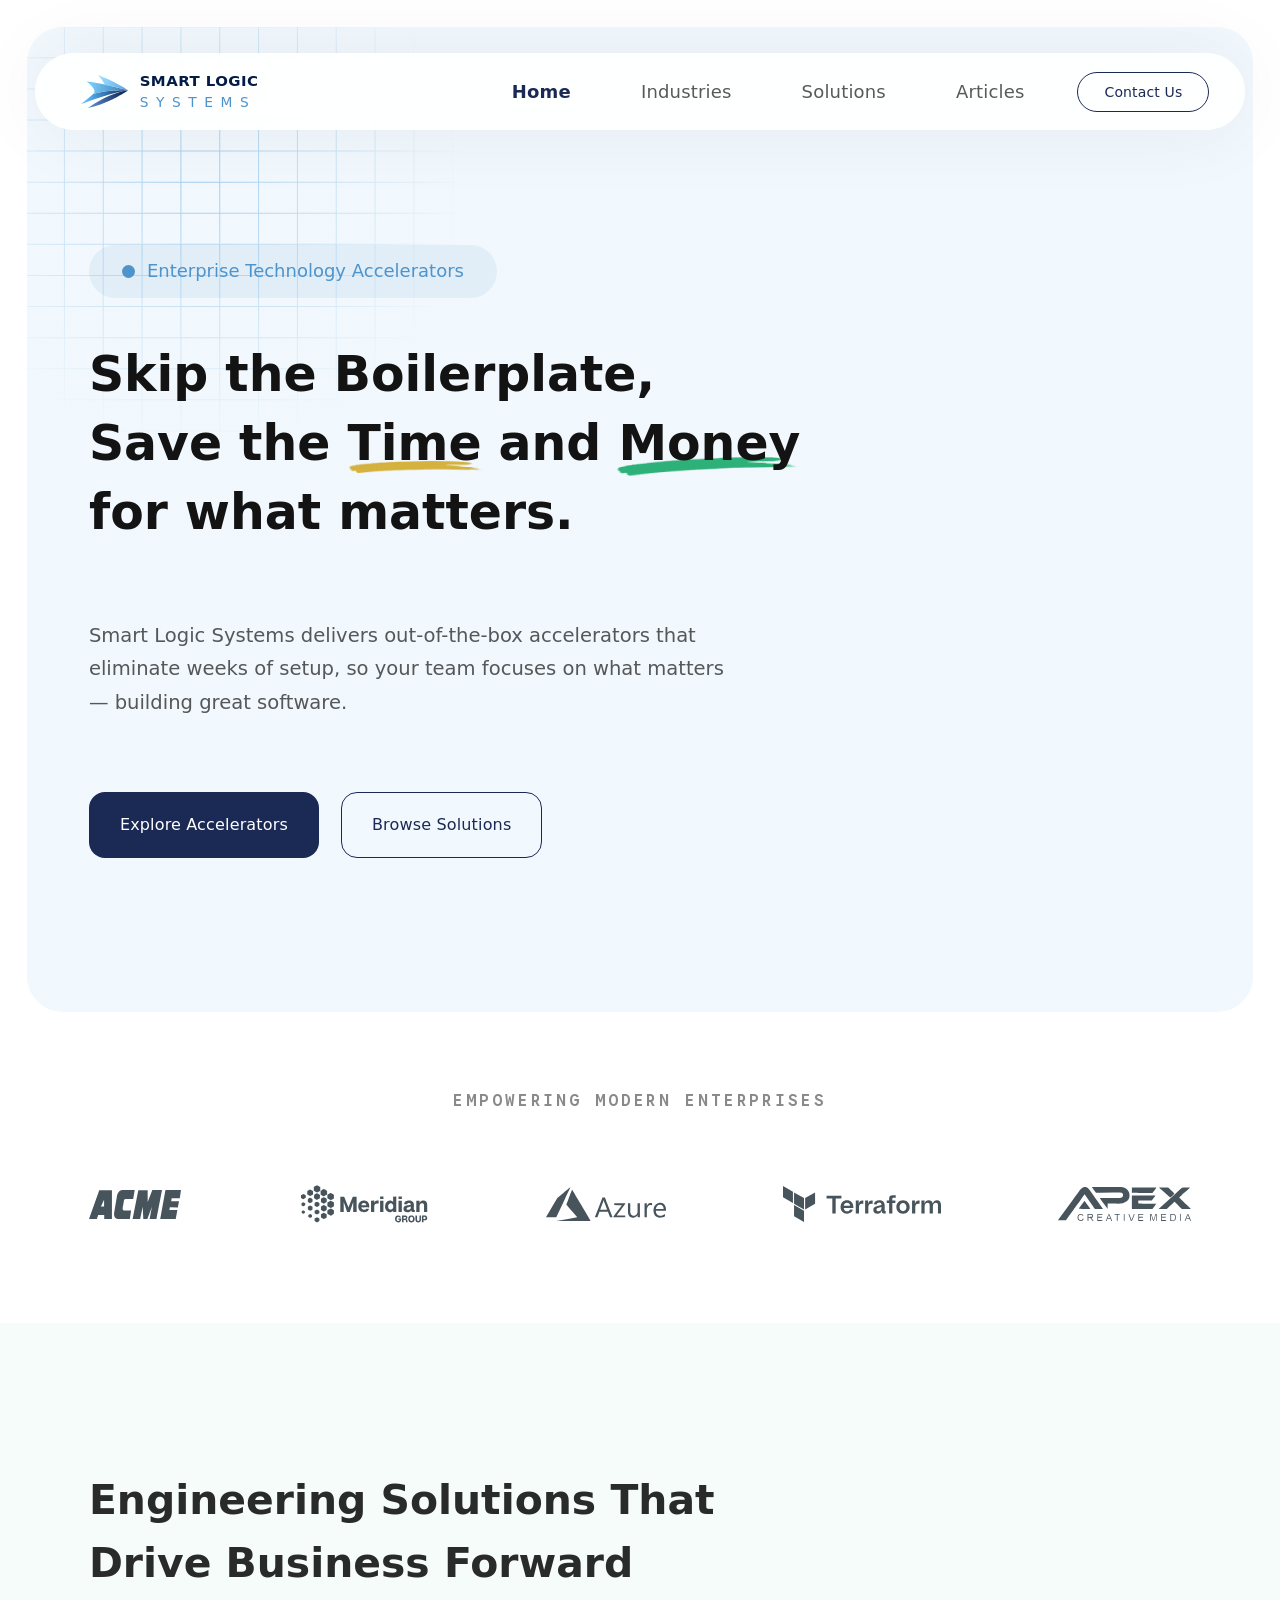
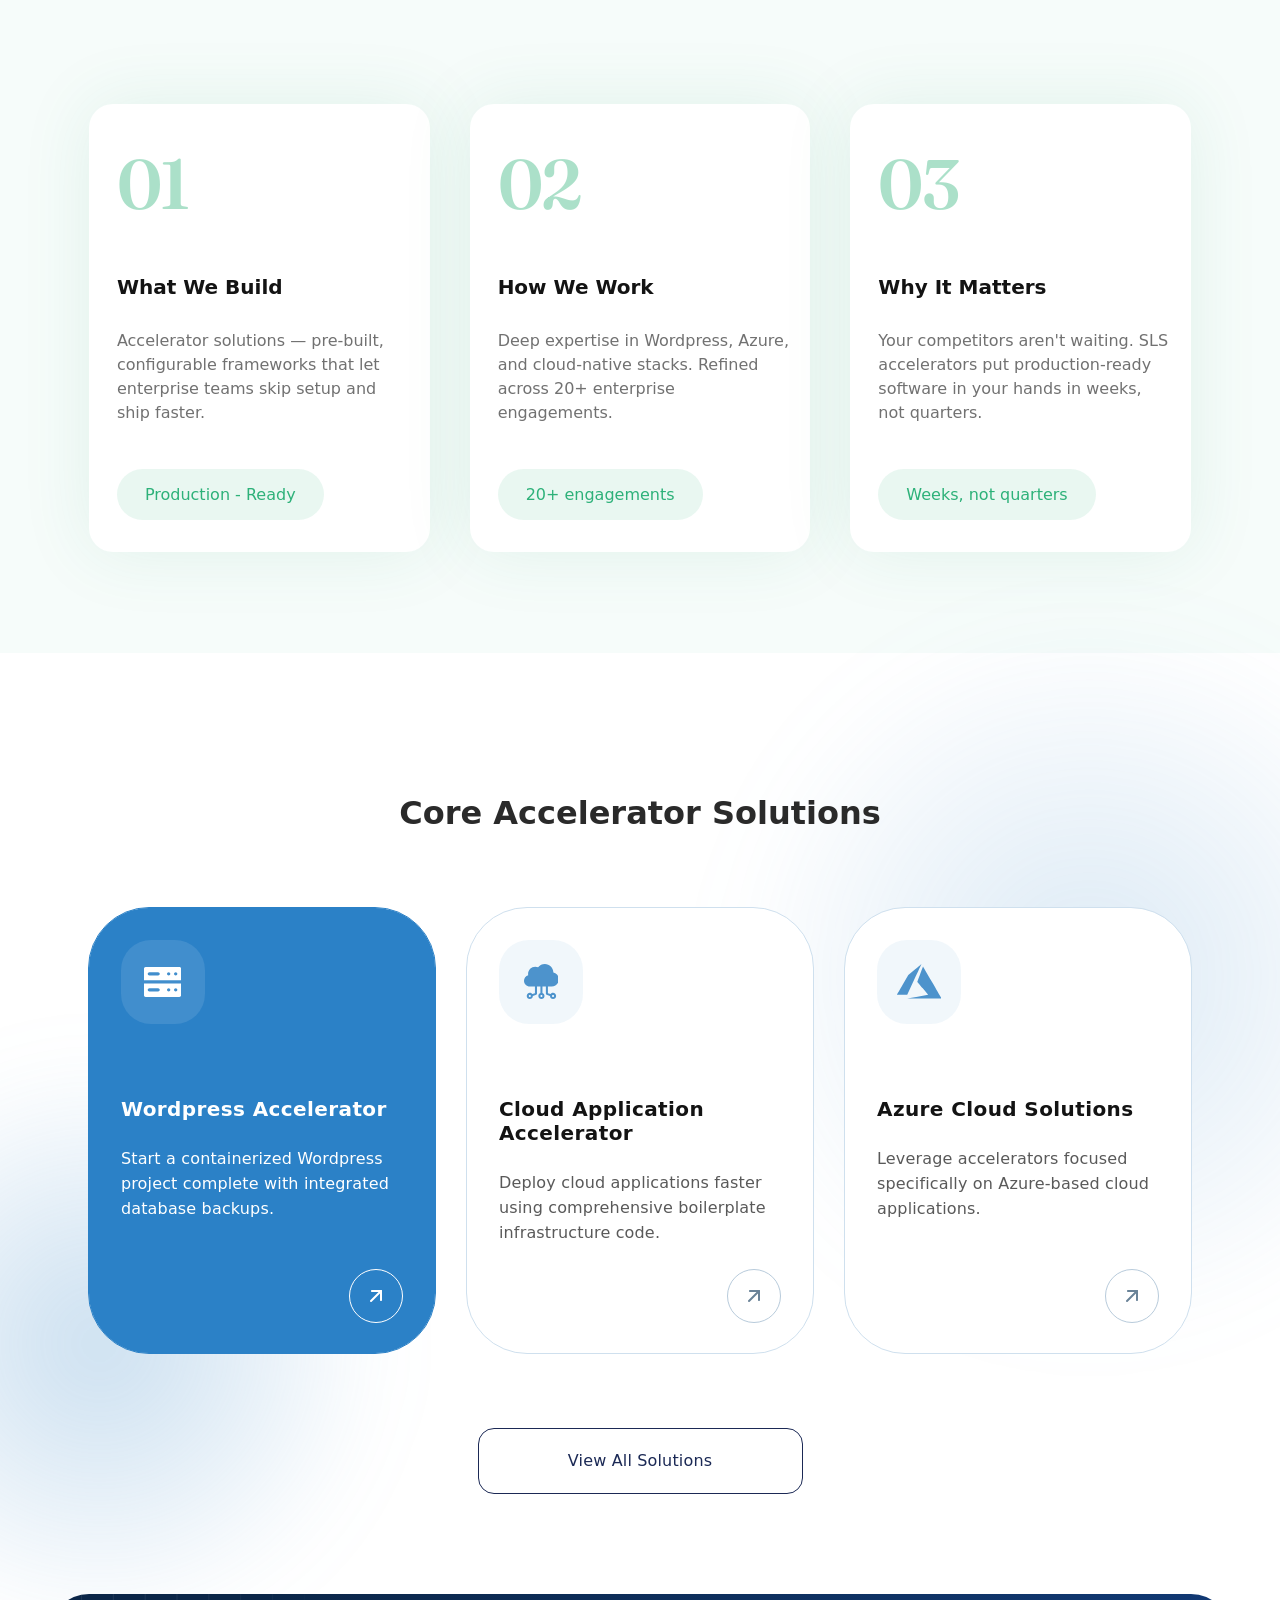
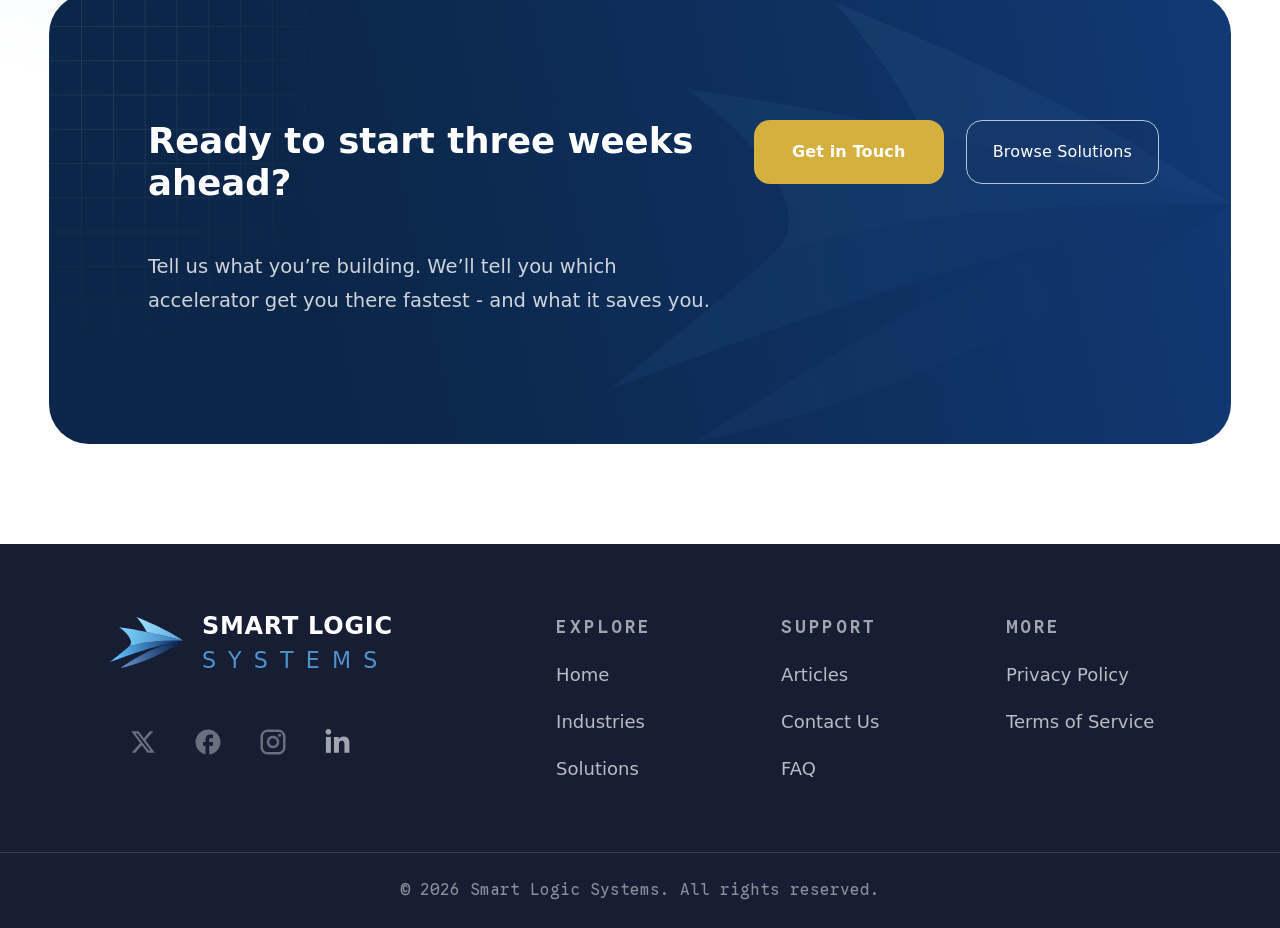
<file: index.html>
<!doctype html>
<html lang="en">
<head>
  <meta charset="utf-8">
  <meta name="viewport" content="width=device-width, initial-scale=1">
  <title>Smart Logic Systems | Enterprise Technology Accelerators</title>
  <meta name="description" content="Smart Logic Systems delivers out-of-the-box accelerators that eliminate weeks of setup, so your team focuses on what matters — building great software.">
  <meta name="theme-color" content="#1b2955">
  <link rel="icon" href="assets/logo-mark.svg" type="image/svg+xml">
  <link rel="preconnect" href="https://fonts.googleapis.com">
  <link rel="preconnect" href="https://fonts.gstatic.com" crossorigin>
  <link rel="stylesheet" href="https://fonts.googleapis.com/css2?family=Fraunces:opsz,wght@9..144,600&amp;family=Google+Sans+Code:wght@400..600&amp;family=Google+Sans+Flex:opsz,slnt,wght@6..144,-10..0,300..700&amp;display=swap">
  <link rel="stylesheet" href="css/styles.css">
  <script src="js/main.js" defer></script>
</head>
<body class="page page--home">
  <a class="skip-link" href="#main">Skip to main content</a>

  <header class="site-header" data-header>
    <div class="site-header__bar">
      <a class="brand" href="index.html" aria-label="Smart Logic Systems — Home">
        <img class="brand__mark" src="assets/logo-mark.svg" alt="" width="47" height="33">
        <span class="brand__name"><span class="brand__line1">Smart Logic</span><span class="brand__line2">Systems</span></span>
      </a>
      <button class="nav-toggle" type="button" aria-expanded="false" aria-controls="site-nav" aria-label="Open menu" data-nav-toggle>
        <span class="nav-toggle__bars" aria-hidden="true"></span>
      </button>
      <nav class="site-nav" id="site-nav" aria-label="Primary">
        <ul class="site-nav__list">
          <li><a class="site-nav__link" href="index.html" aria-current="page">Home</a></li>
          <li><a class="site-nav__link" href="industries.html">Industries</a></li>
          <li><a class="site-nav__link" href="solutions.html">Solutions</a></li>
          <li><a class="site-nav__link" href="articles.html">Articles</a></li>
        </ul>
        <a class="btn btn--outline btn--pill site-nav__cta" href="contact.html">Contact Us</a>
      </nav>
    </div>
  </header>

  <main id="main">
    <section class="hero hero--home" aria-labelledby="hero-title">
      <div class="hero__decor" aria-hidden="true">
        <img class="hero__grid" src="assets/decor/hero-grid-home.svg" alt="" width="932" height="560">
      </div>
      <div class="container">
        <p class="eyebrow-pill">Enterprise Technology Accelerators</p>
        <h1 class="display-title" id="hero-title">Skip the Boilerplate,<br class="br-lg">
          Save the <span class="hl hl--gold">Time</span> and <span class="hl hl--green">Money</span><br class="br-lg">
          for what matters.</h1>
        <p class="lead">Smart Logic Systems delivers out-of-the-box accelerators that eliminate weeks of setup, so your team focuses on what matters — building great software.</p>
        <div class="btn-group">
          <a class="btn btn--primary" href="solutions.html#featured">Explore Accelerators</a>
          <a class="btn btn--outline" href="solutions.html#directory">Browse Solutions</a>
        </div>
      </div>
    </section>

    <section class="clients" aria-labelledby="clients-title">
      <div class="container">
        <h2 class="clients__title" id="clients-title">Empowering modern enterprises</h2>
        <ul class="clients__logos">
          <li><img src="assets/clients/acme.svg" alt="ACME" width="92" height="29" loading="lazy"></li>
          <li><img src="assets/clients/meridian.svg" alt="Meridian Group" width="130" height="44" loading="lazy"></li>
          <li><img src="assets/clients/azure.svg" alt="Microsoft Azure" width="120" height="34" loading="lazy"></li>
          <li><img src="assets/clients/terraform.svg" alt="Terraform" width="157" height="36" loading="lazy"></li>
          <li><img src="assets/clients/apex.svg" alt="Apex Creative Media" width="133" height="34" loading="lazy"></li>
        </ul>
      </div>
    </section>

    <section class="values" aria-labelledby="values-title">
      <div class="container">
        <h2 class="section-title" id="values-title">Engineering <strong>Solutions</strong> That Drive <strong>Business</strong> Forward</h2>
        <ul class="value-cards">
          <li class="value-card">
            <span class="value-card__num">01</span>
            <h3 class="value-card__title">What We Build</h3>
            <p class="value-card__text" style="--text-w: 333px">Accelerator solutions — pre-built, configurable frameworks that let enterprise teams skip setup and ship faster.</p>
            <span class="badge">Production - Ready</span>
          </li>
          <li class="value-card">
            <span class="value-card__num">02</span>
            <h3 class="value-card__title">How We Work</h3>
            <p class="value-card__text" style="--text-w: 319px">Deep expertise in Wordpress, Azure, and cloud-native stacks. Refined across 20+ enterprise engagements.</p>
            <span class="badge">20+ engagements</span>
          </li>
          <li class="value-card">
            <span class="value-card__num">03</span>
            <h3 class="value-card__title">Why It Matters</h3>
            <p class="value-card__text" style="--text-w: 339px">Your competitors aren't waiting. SLS accelerators put production-ready software in your hands in weeks, not quarters.</p>
            <span class="badge">Weeks, not quarters</span>
          </li>
        </ul>
      </div>
    </section>

    <section class="accelerators" aria-labelledby="accelerators-title">
      <span class="glow glow--right" aria-hidden="true"></span>
      <span class="glow glow--left" aria-hidden="true"></span>
      <div class="container">
        <h2 class="section-title--center" id="accelerators-title">Core Accelerator Solutions</h2>
        <ul class="acc-cards">
          <li class="acc-card acc-card--featured">
            <span class="icon-tile icon-tile--light"><svg aria-hidden="true" focusable="false" viewBox="0 0 37.07 29.94" width="37.07" height="29.94" fill="none"><path d="M35.43 0 L1.65 0 C0.74 0 0 0.74 0 1.65 L0 13.27 L37.07 13.27 L37.07 1.65 C37.07 0.74 36.34 0 35.43 0 Z M14.11 8.45 L5.38 8.45 C4.47 8.45 3.73 7.71 3.73 6.8 C3.73 5.89 4.47 5.16 5.38 5.16 L14.11 5.16 C15.02 5.16 15.75 5.89 15.75 6.8 C15.75 7.71 15.02 8.45 14.11 8.45 Z M24.68 8.43 C23.77 8.43 23.03 7.69 23.03 6.79 C23.03 5.88 23.77 5.14 24.68 5.14 C25.59 5.14 26.32 5.88 26.32 6.79 C26.32 7.69 25.59 8.43 24.68 8.43 Z M31.7 8.43 C30.79 8.43 30.05 7.69 30.05 6.79 C30.05 5.88 30.79 5.14 31.7 5.14 C32.61 5.14 33.34 5.88 33.34 6.79 C33.34 7.69 32.61 8.43 31.7 8.43 Z" fill="currentColor"/><path d="M0 28.3 C0 29.21 0.74 29.94 1.65 29.94 L35.43 29.94 C36.34 29.94 37.07 29.21 37.07 28.3 L37.07 16.56 L0 16.56 L0 28.3 Z M31.7 21.17 C32.61 21.17 33.34 21.91 33.34 22.82 C33.34 23.72 32.61 24.46 31.7 24.46 C30.79 24.46 30.05 23.72 30.05 22.82 C30.05 21.91 30.79 21.17 31.7 21.17 Z M24.68 21.17 C25.59 21.17 26.32 21.91 26.32 22.82 C26.32 23.72 25.59 24.46 24.68 24.46 C23.77 24.46 23.03 23.72 23.03 22.82 C23.03 21.91 23.77 21.17 24.68 21.17 Z M5.38 21.17 L14.11 21.17 C15.02 21.17 15.75 21.91 15.75 22.82 C15.75 23.72 15.02 24.46 14.11 24.46 L5.38 24.46 C4.47 24.46 3.73 23.72 3.73 22.82 C3.73 21.91 4.47 21.17 5.38 21.17 Z" fill="currentColor"/></svg></span>
            <h3 class="acc-card__title"><a href="solutions.html#wordpress-accelerator">Wordpress Accelerator</a></h3>
            <p class="acc-card__text">Start a containerized Wordpress project complete with integrated database backups.</p>
            <span class="acc-card__arrow" aria-hidden="true"><svg aria-hidden="true" focusable="false" viewBox="0 0 12 12" width="12" height="12" fill="none"><path d="M1 12 C0.7 12 0.5 11.9 0.3 11.7 C-0.1 11.3 -0.1 10.7 0.3 10.3 L10.3 0.3 C10.7 -0.1 11.3 -0.1 11.7 0.3 C12.1 0.7 12.1 1.3 11.7 1.7 L1.7 11.7 C1.5 11.9 1.3 12 1 12 Z" fill="currentColor"/><path d="M11 11 C10.4 11 10 10.6 10 10 L10 2 L2 2 C1.4 2 1 1.6 1 1 C1 0.4 1.4 0 2 0 L11 0 C11.6 0 12 0.4 12 1 L12 10 C12 10.6 11.6 11 11 11 Z" fill="currentColor"/></svg></span>
          </li>
          <li class="acc-card">
            <span class="icon-tile"><svg aria-hidden="true" focusable="false" viewBox="0 0 34.86 35" width="34.86" height="35" fill="none"><path d="M27.69 22.56 C31.64 22.56 34.86 19.34 34.86 15.38 C34.86 13.6 34.2 11.88 33.01 10.56 C32.03 9.49 30.78 8.75 29.39 8.41 C29.32 3.76 25.52 0 20.85 0 C18.17 0 15.71 1.22 14.1 3.32 C13.21 2.93 12.25 2.73 11.28 2.73 C7.32 2.73 4.1 5.95 4.1 9.91 C4.1 10.33 4.14 10.75 4.21 11.17 C1.77 11.86 0 14.12 0 16.75 C0 19.95 2.61 22.56 5.81 22.56 L10.94 22.56 L10.94 29.13 L8.24 30.04 C7.67 29.31 6.79 28.85 5.81 28.85 C4.11 28.85 2.73 30.23 2.73 31.92 C2.73 33.62 4.11 35 5.81 35 C7.49 35 8.86 33.65 8.88 31.98 L12.29 30.85 C12.71 30.71 12.99 30.31 12.99 29.87 L12.99 22.56 L16.41 22.56 L16.41 29.02 C15.21 29.45 14.36 30.59 14.36 31.92 C14.36 33.62 15.73 35 17.43 35 C19.13 35 20.51 33.62 20.51 31.92 C20.51 30.59 19.65 29.45 18.46 29.02 L18.46 22.56 L21.88 22.56 L21.88 29.87 C21.88 30.31 22.16 30.71 22.58 30.85 L25.98 31.98 C26.01 33.65 27.38 35 29.05 35 C30.75 35 32.13 33.62 32.13 31.92 C32.13 30.23 30.75 28.85 29.05 28.85 C28.07 28.85 27.19 29.31 26.63 30.04 L23.93 29.13 L23.93 22.56 L27.69 22.56 Z M5.81 32.95 C5.24 32.95 4.79 32.49 4.79 31.92 C4.79 31.36 5.24 30.9 5.81 30.9 C6.38 30.9 6.84 31.36 6.84 31.92 C6.84 32.49 6.38 32.95 5.81 32.95 Z M17.43 32.95 C16.86 32.95 16.41 32.49 16.41 31.92 C16.41 31.36 16.86 30.9 17.43 30.9 C18 30.9 18.46 31.36 18.46 31.92 C18.46 32.49 18 32.95 17.43 32.95 Z M29.05 30.9 C29.62 30.9 30.08 31.36 30.08 31.92 C30.08 32.49 29.62 32.95 29.05 32.95 C28.49 32.95 28.03 32.49 28.03 31.92 C28.03 31.36 28.49 30.9 29.05 30.9 Z" fill="currentColor"/></svg></span>
            <h3 class="acc-card__title"><a href="solutions.html#cloud-application-accelerator">Cloud Application Accelerator</a></h3>
            <p class="acc-card__text">Deploy cloud applications faster using comprehensive boilerplate infrastructure code.</p>
            <span class="acc-card__arrow" aria-hidden="true"><svg aria-hidden="true" focusable="false" viewBox="0 0 12 12" width="12" height="12" fill="none"><path d="M1 12 C0.7 12 0.5 11.9 0.3 11.7 C-0.1 11.3 -0.1 10.7 0.3 10.3 L10.3 0.3 C10.7 -0.1 11.3 -0.1 11.7 0.3 C12.1 0.7 12.1 1.3 11.7 1.7 L1.7 11.7 C1.5 11.9 1.3 12 1 12 Z" fill="currentColor"/><path d="M11 11 C10.4 11 10 10.6 10 10 L10 2 L2 2 C1.4 2 1 1.6 1 1 C1 0.4 1.4 0 2 0 L11 0 C11.6 0 12 0.4 12 1 L12 10 C12 10.6 11.6 11 11 11 Z" fill="currentColor"/></svg></span>
          </li>
          <li class="acc-card">
            <span class="icon-tile"><svg aria-hidden="true" focusable="false" viewBox="0 0 44.5 34.47" width="44.5" height="34.47" fill="none"><path d="M31.08 30.77 C27.59 31.39 24.09 32.01 20.59 32.63 L10.19 34.47 L27.35 34.47 L44.5 34.47 L44.43 34.35 C44.39 34.28 40.23 27.07 35.19 18.32 C29.79 8.97 26 2.43 25.99 2.44 C25.96 2.5 20.39 17.85 20.39 17.88 C20.39 17.9 22.81 20.8 25.78 24.33 L31.18 30.75 L31.08 30.77 Z" fill="currentColor"/><path d="M5.65 20.86 C2.54 26.25 0 30.66 0 30.67 C0 30.68 2.3 30.68 5.11 30.68 L10.22 30.68 L17.24 15.61 C21.11 7.32 24.32 0.42 24.39 0.27 C24.46 0.12 24.51 0 24.5 0 C24.49 0.01 21.51 2.5 17.89 5.54 L11.3 11.06 L5.65 20.86 Z" fill="currentColor"/></svg></span>
            <h3 class="acc-card__title"><a href="solutions.html#azure-cloud-solutions">Azure Cloud Solutions</a></h3>
            <p class="acc-card__text">Leverage accelerators focused specifically on Azure-based cloud applications.</p>
            <span class="acc-card__arrow" aria-hidden="true"><svg aria-hidden="true" focusable="false" viewBox="0 0 12 12" width="12" height="12" fill="none"><path d="M1 12 C0.7 12 0.5 11.9 0.3 11.7 C-0.1 11.3 -0.1 10.7 0.3 10.3 L10.3 0.3 C10.7 -0.1 11.3 -0.1 11.7 0.3 C12.1 0.7 12.1 1.3 11.7 1.7 L1.7 11.7 C1.5 11.9 1.3 12 1 12 Z" fill="currentColor"/><path d="M11 11 C10.4 11 10 10.6 10 10 L10 2 L2 2 C1.4 2 1 1.6 1 1 C1 0.4 1.4 0 2 0 L11 0 C11.6 0 12 0.4 12 1 L12 10 C12 10.6 11.6 11 11 11 Z" fill="currentColor"/></svg></span>
          </li>
        </ul>
        <div class="accelerators__more">
          <a class="btn btn--outline btn--wide" href="solutions.html#directory">View All Solutions</a>
        </div>
      </div>
    </section>

    <section class="cta-wrap" aria-labelledby="cta-title">
      <div class="cta">
        <div class="cta__decor" aria-hidden="true">
          <img class="cta__grid" src="assets/decor/cta-grid.svg" alt="" width="764" height="617" loading="lazy">
          <img class="cta__logo" src="assets/logo-mark.svg" alt="" width="621" height="439" loading="lazy">
        </div>
        <div class="cta__inner">
          <div class="cta__text">
            <h2 class="cta__title" id="cta-title">Ready to start three weeks ahead?</h2>
            <p class="cta__lead">Tell us what you’re building. We’ll tell you which accelerator get you there fastest - and what it saves you.</p>
          </div>
          <div class="btn-group cta__actions">
            <a class="btn btn--gold" href="contact.html">Get in Touch</a>
            <a class="btn btn--glass" href="solutions.html#directory">Browse Solutions</a>
          </div>
        </div>
      </div>
    </section>
  </main>

  <footer class="site-footer">
    <div class="container site-footer__main">
      <div class="site-footer__brand">
        <a class="brand brand--lg" href="index.html" aria-label="Smart Logic Systems — Home">
          <img class="brand__mark" src="assets/logo-mark.svg" alt="" width="73" height="56">
          <span class="brand__name"><span class="brand__line1">Smart Logic</span><span class="brand__line2">Systems</span></span>
        </a>
        <ul class="social">
            <li><a href="#" data-todo="social-url" aria-label="Smart Logic Systems on X (Twitter)"><svg aria-hidden="true" focusable="false" viewBox="0 0 30.15 30.15" width="30" height="30" fill="none"><path d="M21.89 4.36 L25.53 4.36 L17.59 13.44 L26.93 25.79 L19.61 25.79 L13.89 18.3 L7.33 25.79 L3.69 25.79 L12.19 16.08 L3.23 4.36 L10.73 4.36 L15.9 11.21 L21.89 4.36 L21.89 4.36 Z M20.62 23.61 L22.63 23.61 L9.63 6.43 L7.47 6.43 L20.62 23.61 Z" fill="currentColor" fill-opacity="0.6"/></svg></a></li>
            <li><a href="#" data-todo="social-url" aria-label="Smart Logic Systems on Facebook"><svg aria-hidden="true" focusable="false" viewBox="0 0 30.15 30.15" width="30" height="30" fill="none"><path d="M27.64 15.08 C27.64 8.14 22.01 2.51 15.08 2.51 C8.14 2.51 2.51 8.14 2.51 15.08 C2.51 21.16 6.83 26.22 12.56 27.39 L12.56 18.85 L10.05 18.85 L10.05 15.08 L12.56 15.08 L12.56 11.94 C12.56 9.51 14.54 7.54 16.96 7.54 L20.1 7.54 L20.1 11.31 L17.59 11.31 C16.9 11.31 16.33 11.87 16.33 12.56 L16.33 15.08 L20.1 15.08 L20.1 18.85 L16.33 18.85 L16.33 27.58 C22.68 26.95 27.64 21.6 27.64 15.08 Z" fill="currentColor" fill-opacity="0.6"/></svg></a></li>
            <li><a href="#" data-todo="social-url" aria-label="Smart Logic Systems on Instagram"><svg aria-hidden="true" focusable="false" viewBox="0 0 30.15 30.15" width="30" height="30" fill="none"><path d="M9.8 2.51 L20.35 2.51 C24.37 2.51 27.64 5.78 27.64 9.8 L27.64 20.35 C27.64 22.29 26.87 24.14 25.51 25.51 C24.14 26.87 22.29 27.64 20.35 27.64 L9.8 27.64 C5.78 27.64 2.51 24.37 2.51 20.35 L2.51 9.8 C2.51 7.87 3.28 6.01 4.65 4.65 C6.01 3.28 7.87 2.51 9.8 2.51 Z M9.55 5.03 C8.35 5.03 7.2 5.5 6.35 6.35 C5.5 7.2 5.03 8.35 5.03 9.55 L5.03 20.61 C5.03 23.11 7.05 25.13 9.55 25.13 L20.61 25.13 C21.8 25.13 22.95 24.65 23.8 23.8 C24.65 22.95 25.13 21.8 25.13 20.61 L25.13 9.55 C25.13 7.05 23.11 5.03 20.61 5.03 L9.55 5.03 Z M21.67 6.91 C22.09 6.91 22.49 7.08 22.78 7.37 C23.08 7.67 23.24 8.06 23.24 8.48 C23.24 8.9 23.08 9.3 22.78 9.59 C22.49 9.89 22.09 10.05 21.67 10.05 C21.26 10.05 20.86 9.89 20.56 9.59 C20.27 9.3 20.1 8.9 20.1 8.48 C20.1 8.06 20.27 7.67 20.56 7.37 C20.86 7.08 21.26 6.91 21.67 6.91 Z M15.08 8.79 C16.74 8.79 18.34 9.46 19.52 10.63 C20.7 11.81 21.36 13.41 21.36 15.08 C21.36 16.74 20.7 18.34 19.52 19.52 C18.34 20.7 16.74 21.36 15.08 21.36 C13.41 21.36 11.81 20.7 10.63 19.52 C9.46 18.34 8.79 16.74 8.79 15.08 C8.79 13.41 9.46 11.81 10.63 10.63 C11.81 9.46 13.41 8.79 15.08 8.79 Z M15.08 11.31 C14.08 11.31 13.12 11.71 12.41 12.41 C11.71 13.12 11.31 14.08 11.31 15.08 C11.31 16.08 11.71 17.04 12.41 17.74 C13.12 18.45 14.08 18.85 15.08 18.85 C16.08 18.85 17.04 18.45 17.74 17.74 C18.45 17.04 18.85 16.08 18.85 15.08 C18.85 14.08 18.45 13.12 17.74 12.41 C17.04 11.71 16.08 11.31 15.08 11.31 Z" fill="currentColor" fill-opacity="0.6"/></svg></a></li>
            <li><a href="#" data-todo="social-url" aria-label="Smart Logic Systems on LinkedIn"><svg aria-hidden="true" focusable="false" viewBox="0 0 30.15 30.15" width="30" height="30" fill="none"><path d="M26.54 26 L26.54 17.21 C26.54 12.89 25.61 9.59 20.57 9.59 C18.14 9.59 16.52 10.91 15.86 12.17 L15.8 12.17 L15.8 9.98 L11.03 9.98 L11.03 26 L16.01 26 L16.01 18.05 C16.01 15.95 16.4 13.94 18.98 13.94 C21.53 13.94 21.56 16.31 21.56 18.17 L21.56 25.97 L26.54 25.97 L26.54 26 Z" fill="currentColor"/><path d="M2.93 9.98 L7.91 9.98 L7.91 26 L2.93 26 L2.93 9.98 Z" fill="currentColor"/><path d="M5.42 2 C3.83 2 2.54 3.29 2.54 4.88 C2.54 6.47 3.83 7.79 5.42 7.79 C7.01 7.79 8.3 6.47 8.3 4.88 C8.3 3.29 7.01 2 5.42 2 Z" fill="currentColor"/></svg></a></li>
        </ul>
      </div>
      <nav class="footer-nav" aria-label="Footer">
          <div class="footer-nav__col">
            <h2 class="footer-nav__title" id="footer-explore">Explore</h2>
            <ul aria-labelledby="footer-explore">
              <li><a href="index.html">Home</a></li>
              <li><a href="industries.html">Industries</a></li>
              <li><a href="solutions.html">Solutions</a></li>
            </ul>
          </div>
          <div class="footer-nav__col">
            <h2 class="footer-nav__title" id="footer-support">Support</h2>
            <ul aria-labelledby="footer-support">
              <li><a href="articles.html">Articles</a></li>
              <li><a href="contact.html">Contact Us</a></li>
              <li><a href="solutions.html#faq">FAQ</a></li>
            </ul>
          </div>
          <div class="footer-nav__col">
            <h2 class="footer-nav__title" id="footer-more">More</h2>
            <ul aria-labelledby="footer-more">
              <li><a href="#" data-todo="page-missing">Privacy Policy</a></li>
              <li><a href="#" data-todo="page-missing">Terms of Service</a></li>
            </ul>
          </div>
      </nav>
    </div>
    <div class="site-footer__bottom">
      <p>© 2026 Smart Logic Systems. All rights reserved.</p>
    </div>
  </footer>
</body>
</html>
</file>
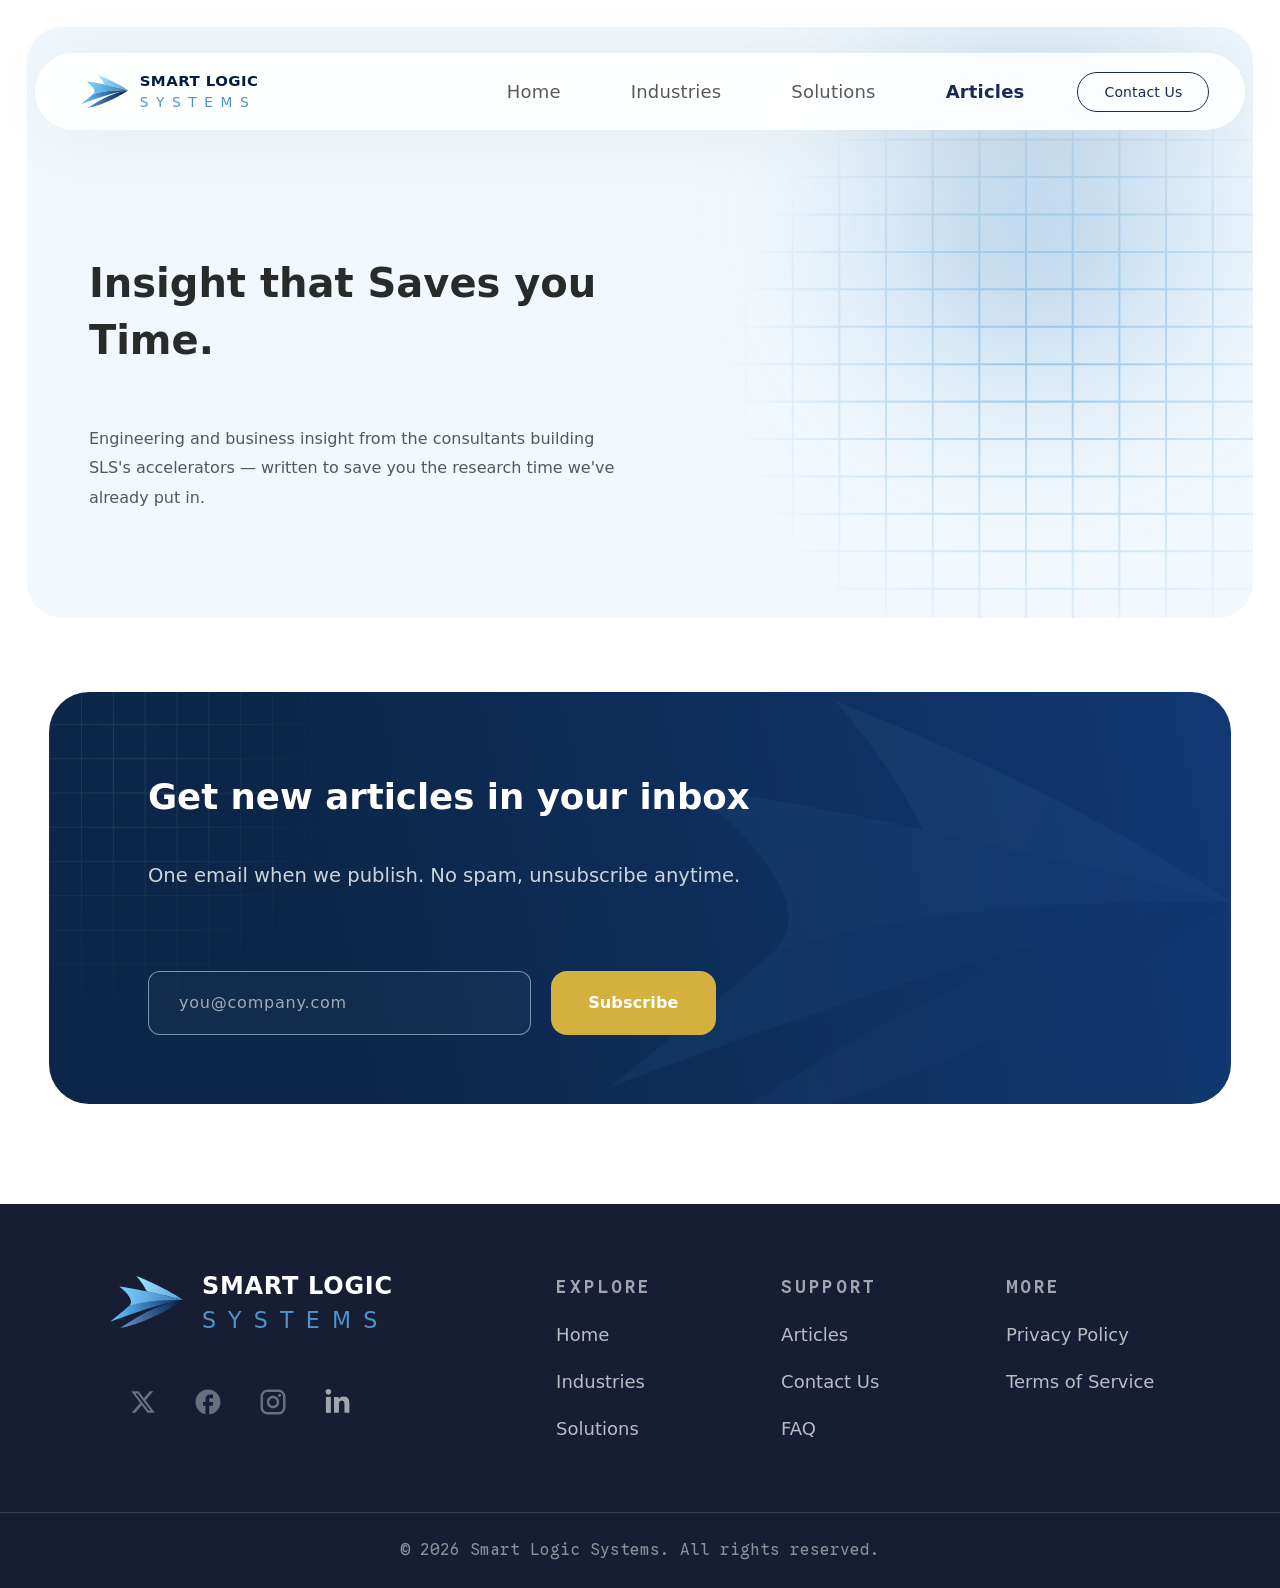
<file: articles.html>
<!doctype html>
<html lang="en">
<head>
  <meta charset="utf-8">
  <meta name="viewport" content="width=device-width, initial-scale=1">
  <title>Articles | Smart Logic Systems</title>
  <meta name="description" content="Engineering and business insight from the consultants building SLS&#x27;s accelerators — written to save you the research time we&#x27;ve already put in.">
  <meta name="theme-color" content="#1b2955">
  <link rel="icon" href="assets/logo-mark.svg" type="image/svg+xml">
  <link rel="preconnect" href="https://fonts.googleapis.com">
  <link rel="preconnect" href="https://fonts.gstatic.com" crossorigin>
  <link rel="stylesheet" href="https://fonts.googleapis.com/css2?family=Fraunces:opsz,wght@9..144,600&amp;family=Google+Sans+Code:wght@400..600&amp;family=Google+Sans+Flex:opsz,slnt,wght@6..144,-10..0,300..700&amp;display=swap">
  <link rel="stylesheet" href="css/styles.css">
  <script src="js/main.js" defer></script>
</head>
<body class="page page--articles">
  <a class="skip-link" href="#main">Skip to main content</a>

  <header class="site-header" data-header>
    <div class="site-header__bar">
      <a class="brand" href="index.html" aria-label="Smart Logic Systems — Home">
        <img class="brand__mark" src="assets/logo-mark.svg" alt="" width="47" height="33">
        <span class="brand__name"><span class="brand__line1">Smart Logic</span><span class="brand__line2">Systems</span></span>
      </a>
      <button class="nav-toggle" type="button" aria-expanded="false" aria-controls="site-nav" aria-label="Open menu" data-nav-toggle>
        <span class="nav-toggle__bars" aria-hidden="true"></span>
      </button>
      <nav class="site-nav" id="site-nav" aria-label="Primary">
        <ul class="site-nav__list">
          <li><a class="site-nav__link" href="index.html">Home</a></li>
          <li><a class="site-nav__link" href="industries.html">Industries</a></li>
          <li><a class="site-nav__link" href="solutions.html">Solutions</a></li>
          <li><a class="site-nav__link" href="articles.html" aria-current="page">Articles</a></li>
        </ul>
        <a class="btn btn--outline btn--pill site-nav__cta" href="contact.html">Contact Us</a>
      </nav>
    </div>
  </header>

  <main id="main">
    <section class="hero hero--compact" aria-labelledby="hero-title">
      <div class="hero__decor" aria-hidden="true">
        <span class="hero__glow"></span>
        <img class="hero__grid" src="assets/decor/hero-grid.svg" alt="" width="1090" height="656">
      </div>
      <div class="container">
        <div class="hero__intro">
          <h1 class="page-title" id="hero-title">Insight that Saves you Time.</h1>
          <p class="lead lead--sm">Engineering and business insight from the consultants building SLS's accelerators — written to save you the research time we've already put in.</p>
        </div>
      </div>
    </section>

    <section class="cta-wrap newsletter" aria-labelledby="newsletter-title">
      <div class="cta cta--newsletter">
        <div class="cta__decor" aria-hidden="true">
          <img class="cta__grid" src="assets/decor/cta-grid.svg" alt="" width="764" height="617" loading="lazy">
          <img class="cta__logo" src="assets/logo-mark.svg" alt="" width="621" height="439" loading="lazy">
        </div>
        <div class="cta__inner">
          <div class="cta__text">
            <h2 class="cta__title" id="newsletter-title">Get new articles in your inbox</h2>
            <p class="cta__lead">One email when we publish. No spam, unsubscribe anytime.</p>
            <form class="subscribe" action="#" method="post" novalidate data-subscribe-form>
              <label class="visually-hidden" for="subscribe-email">Email address</label>
              <input class="subscribe__field" id="subscribe-email" name="email" type="email" placeholder="you@company.com" autocomplete="email" required>
              <button class="btn btn--gold" type="submit">Subscribe</button>
              <p class="form-status" role="status" aria-live="polite"></p>
            </form>
          </div>
        </div>
      </div>
    </section>
  </main>

  <footer class="site-footer">
    <div class="container site-footer__main">
      <div class="site-footer__brand">
        <a class="brand brand--lg" href="index.html" aria-label="Smart Logic Systems — Home">
          <img class="brand__mark" src="assets/logo-mark.svg" alt="" width="73" height="56">
          <span class="brand__name"><span class="brand__line1">Smart Logic</span><span class="brand__line2">Systems</span></span>
        </a>
        <ul class="social">
            <li><a href="#" data-todo="social-url" aria-label="Smart Logic Systems on X (Twitter)"><svg aria-hidden="true" focusable="false" viewBox="0 0 30.15 30.15" width="30" height="30" fill="none"><path d="M21.89 4.36 L25.53 4.36 L17.59 13.44 L26.93 25.79 L19.61 25.79 L13.89 18.3 L7.33 25.79 L3.69 25.79 L12.19 16.08 L3.23 4.36 L10.73 4.36 L15.9 11.21 L21.89 4.36 L21.89 4.36 Z M20.62 23.61 L22.63 23.61 L9.63 6.43 L7.47 6.43 L20.62 23.61 Z" fill="currentColor" fill-opacity="0.6"/></svg></a></li>
            <li><a href="#" data-todo="social-url" aria-label="Smart Logic Systems on Facebook"><svg aria-hidden="true" focusable="false" viewBox="0 0 30.15 30.15" width="30" height="30" fill="none"><path d="M27.64 15.08 C27.64 8.14 22.01 2.51 15.08 2.51 C8.14 2.51 2.51 8.14 2.51 15.08 C2.51 21.16 6.83 26.22 12.56 27.39 L12.56 18.85 L10.05 18.85 L10.05 15.08 L12.56 15.08 L12.56 11.94 C12.56 9.51 14.54 7.54 16.96 7.54 L20.1 7.54 L20.1 11.31 L17.59 11.31 C16.9 11.31 16.33 11.87 16.33 12.56 L16.33 15.08 L20.1 15.08 L20.1 18.85 L16.33 18.85 L16.33 27.58 C22.68 26.95 27.64 21.6 27.64 15.08 Z" fill="currentColor" fill-opacity="0.6"/></svg></a></li>
            <li><a href="#" data-todo="social-url" aria-label="Smart Logic Systems on Instagram"><svg aria-hidden="true" focusable="false" viewBox="0 0 30.15 30.15" width="30" height="30" fill="none"><path d="M9.8 2.51 L20.35 2.51 C24.37 2.51 27.64 5.78 27.64 9.8 L27.64 20.35 C27.64 22.29 26.87 24.14 25.51 25.51 C24.14 26.87 22.29 27.64 20.35 27.64 L9.8 27.64 C5.78 27.64 2.51 24.37 2.51 20.35 L2.51 9.8 C2.51 7.87 3.28 6.01 4.65 4.65 C6.01 3.28 7.87 2.51 9.8 2.51 Z M9.55 5.03 C8.35 5.03 7.2 5.5 6.35 6.35 C5.5 7.2 5.03 8.35 5.03 9.55 L5.03 20.61 C5.03 23.11 7.05 25.13 9.55 25.13 L20.61 25.13 C21.8 25.13 22.95 24.65 23.8 23.8 C24.65 22.95 25.13 21.8 25.13 20.61 L25.13 9.55 C25.13 7.05 23.11 5.03 20.61 5.03 L9.55 5.03 Z M21.67 6.91 C22.09 6.91 22.49 7.08 22.78 7.37 C23.08 7.67 23.24 8.06 23.24 8.48 C23.24 8.9 23.08 9.3 22.78 9.59 C22.49 9.89 22.09 10.05 21.67 10.05 C21.26 10.05 20.86 9.89 20.56 9.59 C20.27 9.3 20.1 8.9 20.1 8.48 C20.1 8.06 20.27 7.67 20.56 7.37 C20.86 7.08 21.26 6.91 21.67 6.91 Z M15.08 8.79 C16.74 8.79 18.34 9.46 19.52 10.63 C20.7 11.81 21.36 13.41 21.36 15.08 C21.36 16.74 20.7 18.34 19.52 19.52 C18.34 20.7 16.74 21.36 15.08 21.36 C13.41 21.36 11.81 20.7 10.63 19.52 C9.46 18.34 8.79 16.74 8.79 15.08 C8.79 13.41 9.46 11.81 10.63 10.63 C11.81 9.46 13.41 8.79 15.08 8.79 Z M15.08 11.31 C14.08 11.31 13.12 11.71 12.41 12.41 C11.71 13.12 11.31 14.08 11.31 15.08 C11.31 16.08 11.71 17.04 12.41 17.74 C13.12 18.45 14.08 18.85 15.08 18.85 C16.08 18.85 17.04 18.45 17.74 17.74 C18.45 17.04 18.85 16.08 18.85 15.08 C18.85 14.08 18.45 13.12 17.74 12.41 C17.04 11.71 16.08 11.31 15.08 11.31 Z" fill="currentColor" fill-opacity="0.6"/></svg></a></li>
            <li><a href="#" data-todo="social-url" aria-label="Smart Logic Systems on LinkedIn"><svg aria-hidden="true" focusable="false" viewBox="0 0 30.15 30.15" width="30" height="30" fill="none"><path d="M26.54 26 L26.54 17.21 C26.54 12.89 25.61 9.59 20.57 9.59 C18.14 9.59 16.52 10.91 15.86 12.17 L15.8 12.17 L15.8 9.98 L11.03 9.98 L11.03 26 L16.01 26 L16.01 18.05 C16.01 15.95 16.4 13.94 18.98 13.94 C21.53 13.94 21.56 16.31 21.56 18.17 L21.56 25.97 L26.54 25.97 L26.54 26 Z" fill="currentColor"/><path d="M2.93 9.98 L7.91 9.98 L7.91 26 L2.93 26 L2.93 9.98 Z" fill="currentColor"/><path d="M5.42 2 C3.83 2 2.54 3.29 2.54 4.88 C2.54 6.47 3.83 7.79 5.42 7.79 C7.01 7.79 8.3 6.47 8.3 4.88 C8.3 3.29 7.01 2 5.42 2 Z" fill="currentColor"/></svg></a></li>
        </ul>
      </div>
      <nav class="footer-nav" aria-label="Footer">
          <div class="footer-nav__col">
            <h2 class="footer-nav__title" id="footer-explore">Explore</h2>
            <ul aria-labelledby="footer-explore">
              <li><a href="index.html">Home</a></li>
              <li><a href="industries.html">Industries</a></li>
              <li><a href="solutions.html">Solutions</a></li>
            </ul>
          </div>
          <div class="footer-nav__col">
            <h2 class="footer-nav__title" id="footer-support">Support</h2>
            <ul aria-labelledby="footer-support">
              <li><a href="articles.html">Articles</a></li>
              <li><a href="contact.html">Contact Us</a></li>
              <li><a href="solutions.html#faq">FAQ</a></li>
            </ul>
          </div>
          <div class="footer-nav__col">
            <h2 class="footer-nav__title" id="footer-more">More</h2>
            <ul aria-labelledby="footer-more">
              <li><a href="#" data-todo="page-missing">Privacy Policy</a></li>
              <li><a href="#" data-todo="page-missing">Terms of Service</a></li>
            </ul>
          </div>
      </nav>
    </div>
    <div class="site-footer__bottom">
      <p>© 2026 Smart Logic Systems. All rights reserved.</p>
    </div>
  </footer>
</body>
</html>
</file>
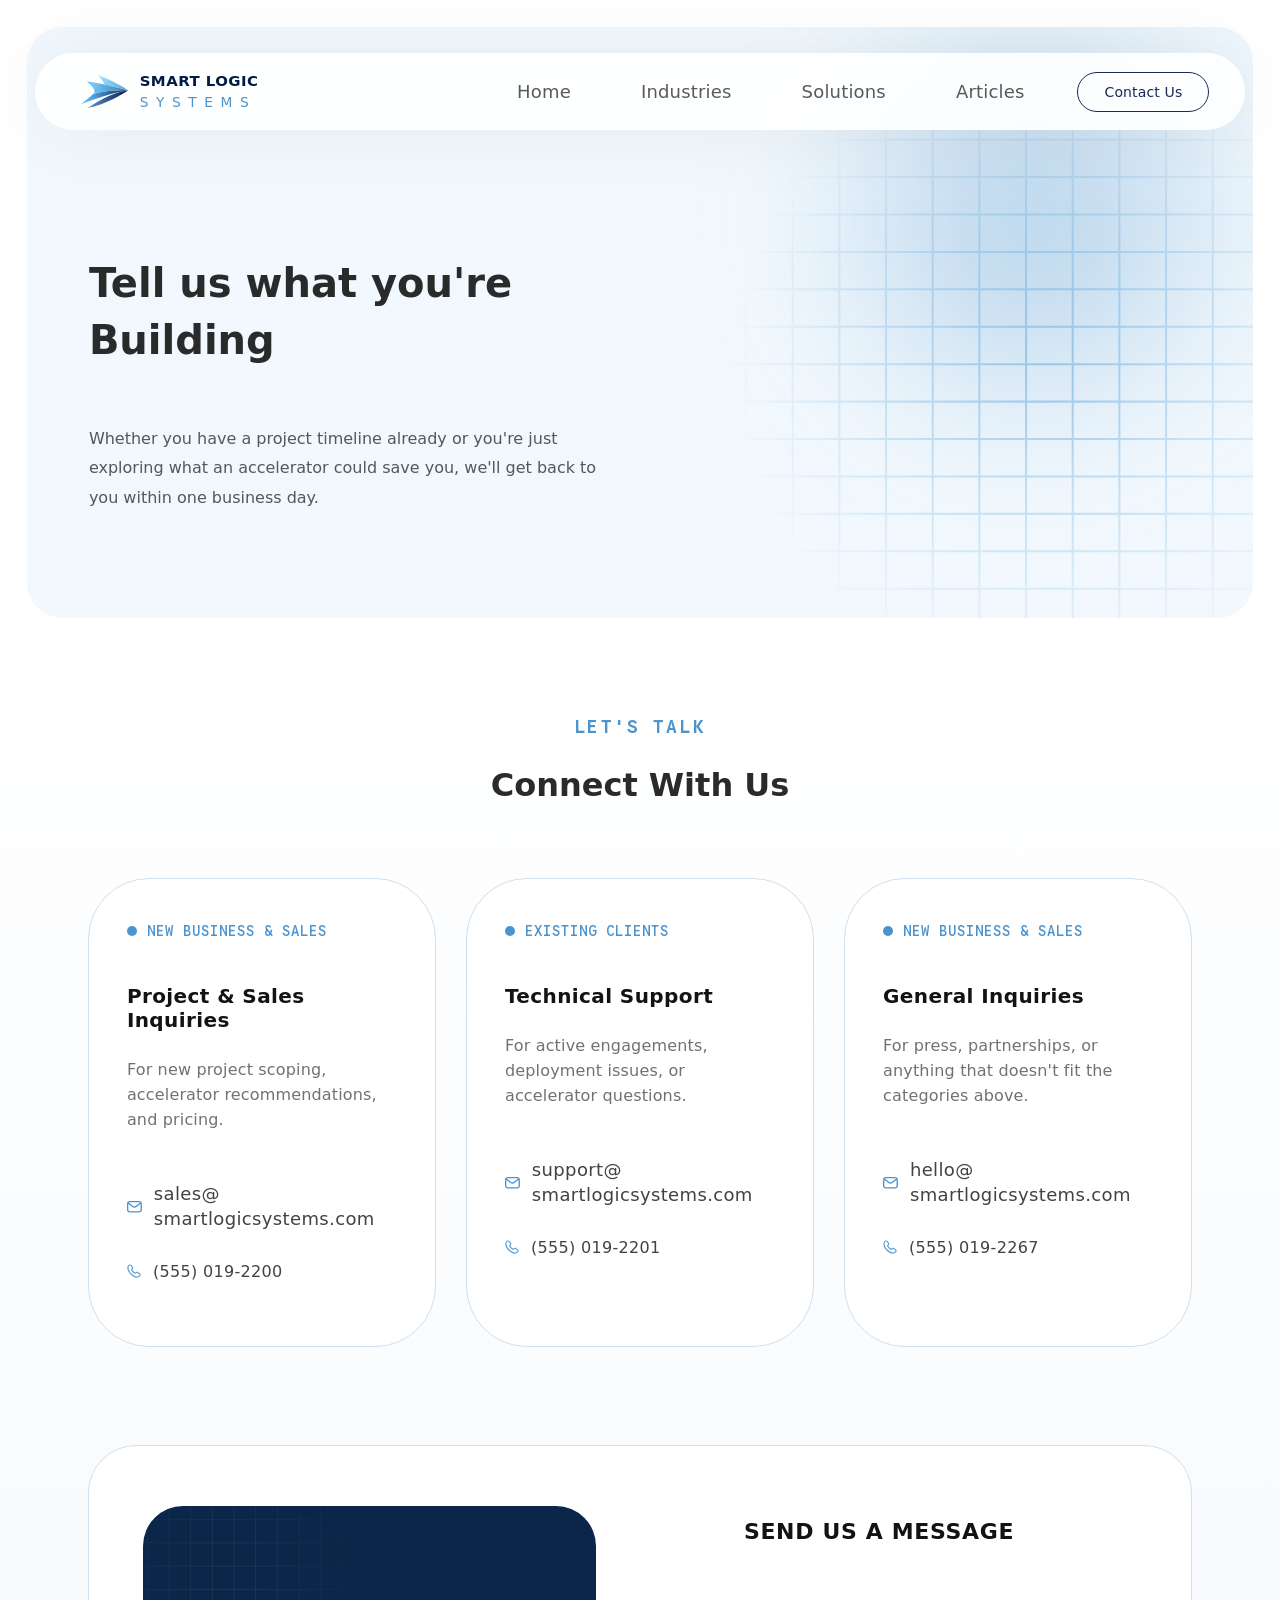
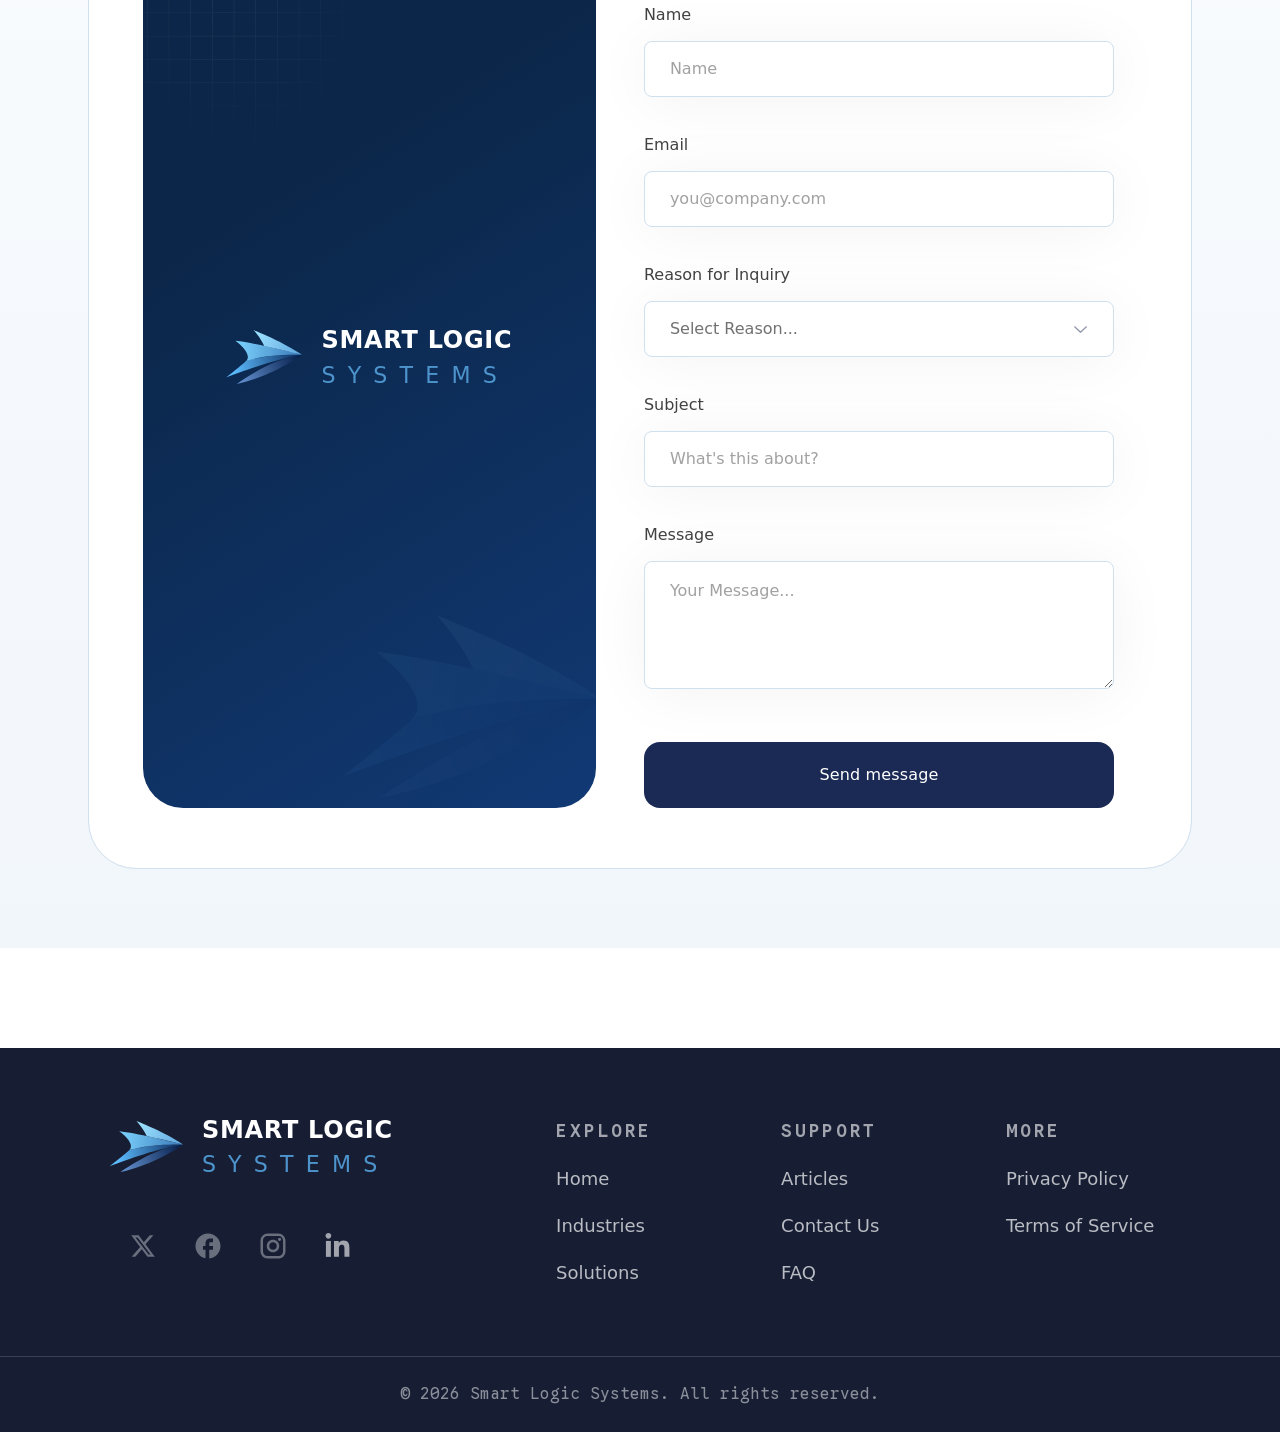
<file: contact.html>
<!doctype html>
<html lang="en">
<head>
  <meta charset="utf-8">
  <meta name="viewport" content="width=device-width, initial-scale=1">
  <title>Contact Us | Smart Logic Systems</title>
  <meta name="description" content="Whether you have a project timeline already or you&#x27;re just exploring what an accelerator could save you, we&#x27;ll get back to you within one business day.">
  <meta name="theme-color" content="#1b2955">
  <link rel="icon" href="assets/logo-mark.svg" type="image/svg+xml">
  <link rel="preconnect" href="https://fonts.googleapis.com">
  <link rel="preconnect" href="https://fonts.gstatic.com" crossorigin>
  <link rel="stylesheet" href="https://fonts.googleapis.com/css2?family=Fraunces:opsz,wght@9..144,600&amp;family=Google+Sans+Code:wght@400..600&amp;family=Google+Sans+Flex:opsz,slnt,wght@6..144,-10..0,300..700&amp;display=swap">
  <link rel="stylesheet" href="css/styles.css">
  <script src="js/main.js" defer></script>
</head>
<body class="page page--contact">
  <a class="skip-link" href="#main">Skip to main content</a>

  <header class="site-header" data-header>
    <div class="site-header__bar">
      <a class="brand" href="index.html" aria-label="Smart Logic Systems — Home">
        <img class="brand__mark" src="assets/logo-mark.svg" alt="" width="47" height="33">
        <span class="brand__name"><span class="brand__line1">Smart Logic</span><span class="brand__line2">Systems</span></span>
      </a>
      <button class="nav-toggle" type="button" aria-expanded="false" aria-controls="site-nav" aria-label="Open menu" data-nav-toggle>
        <span class="nav-toggle__bars" aria-hidden="true"></span>
      </button>
      <nav class="site-nav" id="site-nav" aria-label="Primary">
        <ul class="site-nav__list">
          <li><a class="site-nav__link" href="index.html">Home</a></li>
          <li><a class="site-nav__link" href="industries.html">Industries</a></li>
          <li><a class="site-nav__link" href="solutions.html">Solutions</a></li>
          <li><a class="site-nav__link" href="articles.html">Articles</a></li>
        </ul>
        <a class="btn btn--outline btn--pill site-nav__cta" href="contact.html" aria-current="page">Contact Us</a>
      </nav>
    </div>
  </header>

  <main id="main">
    <section class="hero hero--compact" aria-labelledby="hero-title">
      <div class="hero__decor" aria-hidden="true">
        <span class="hero__glow"></span>
        <img class="hero__grid" src="assets/decor/hero-grid.svg" alt="" width="1090" height="656">
      </div>
      <div class="container">
        <div class="hero__intro">
          <h1 class="page-title" id="hero-title">Tell us what you're Building</h1>
          <p class="lead lead--sm">Whether you have a project timeline already or you're just exploring what an accelerator could save you, we'll get back to you within one business day.</p>
        </div>
      </div>
    </section>

    <div class="contact-body">
      <section class="container" id="connect" aria-labelledby="connect-title">
        <div class="section-head">
          <p class="eyebrow">Let's talk</p>
          <h2 class="section-title--center" id="connect-title">Connect With Us</h2>
        </div>
        <ul class="contact-cards">
          <li class="contact-card">
            <span class="dot-label"><span>New business &amp; sales</span></span>
            <h3 class="contact-card__title">Project &amp; Sales Inquiries</h3>
            <p class="contact-card__text">For new project scoping, accelerator recommendations, and pricing.</p>
            <ul class="contact-card__links">
              <li><a class="contact-link" href="mailto:sales@smartlogicsystems.com"><svg aria-hidden="true" focusable="false" viewBox="0 0 14.88 11.5" width="14.88" height="11.5" fill="none"><path d="M12.18 11.5 L2.71 11.5 C1.99 11.5 1.3 11.21 0.79 10.71 C0.29 10.2 0 9.51 0 8.79 L0 2.71 C0 1.99 0.29 1.3 0.79 0.79 C1.3 0.29 1.99 0 2.71 0 L12.18 0 C12.89 0 13.58 0.29 14.09 0.79 C14.6 1.3 14.88 1.99 14.88 2.71 L14.88 8.79 C14.88 9.51 14.6 10.2 14.09 10.71 C13.58 11.21 12.89 11.5 12.18 11.5 Z M2.71 1.35 C2.35 1.35 2 1.5 1.75 1.75 C1.5 2 1.35 2.35 1.35 2.71 L1.35 8.79 C1.35 9.15 1.5 9.5 1.75 9.75 C2 10 2.35 10.15 2.71 10.15 L12.18 10.15 C12.54 10.15 12.88 10 13.13 9.75 C13.39 9.5 13.53 9.15 13.53 8.79 L13.53 2.71 C13.53 2.35 13.39 2 13.13 1.75 C12.88 1.5 12.54 1.35 12.18 1.35 L2.71 1.35 Z" fill="currentColor"/><path d="M7.44 6.72 C6.69 6.72 5.96 6.47 5.37 6.01 L0.94 2.56 C0.8 2.45 0.7 2.29 0.68 2.11 C0.66 1.94 0.71 1.75 0.82 1.61 C0.93 1.47 1.09 1.38 1.27 1.36 C1.45 1.34 1.63 1.39 1.77 1.5 L6.2 4.94 C6.55 5.22 6.99 5.37 7.44 5.37 C7.89 5.37 8.33 5.22 8.69 4.94 L13.12 1.5 C13.26 1.39 13.44 1.34 13.61 1.36 C13.79 1.38 13.95 1.47 14.06 1.61 C14.17 1.75 14.22 1.94 14.2 2.11 C14.18 2.29 14.09 2.45 13.95 2.56 L9.52 6.01 C8.93 6.47 8.19 6.72 7.44 6.72 Z" fill="currentColor"/></svg><span>sales@<wbr>smartlogicsystems.com</span></a></li>
              <li><a class="contact-link contact-link--phone" href="tel:+15550192200"><svg aria-hidden="true" focusable="false" viewBox="0 0 14 14" width="14" height="14" fill="none"><path d="M10.02 13.49 C5.67 13.41 0.98 8.2 0.57 4.63 C0.23 3.31 1.04 1.35 2.2 0.72 C3 0.27 3.91 0.49 4.61 1.28 L5.76 2.81 C6 3.14 6.13 3.54 6.12 3.95 C6.11 4.35 5.96 4.75 5.7 5.06 L5.2 5.67 C5.17 5.7 5.14 5.75 5.14 5.8 C5.14 5.85 5.15 5.9 5.17 5.95 C5.85 7.16 6.86 8.16 8.07 8.84 C8.19 8.91 8.32 8.85 8.69 8.52 C9 8.17 9.42 7.95 9.89 7.89 C10.35 7.84 10.81 7.97 11.19 8.24 L12.72 9.39 C14.9 11.36 12.12 13.6 10.02 13.49 Z M3.06 1.36 C1.89 1.48 1.19 3.37 1.42 4.45 C1.65 5.74 2.33 7.67 4.33 9.67 C6.66 11.93 10.14 13.81 12.31 11.68 C12.42 11.57 12.5 11.44 12.55 11.3 C12.6 11.16 12.62 11.01 12.61 10.86 C12.6 10.71 12.56 10.56 12.49 10.43 C12.42 10.3 12.32 10.19 12.2 10.09 L10.67 8.94 C9.45 8.09 8.97 10.34 7.62 9.59 C6.28 8.83 5.17 7.72 4.41 6.38 C4.3 6.18 4.25 5.95 4.27 5.72 C4.29 5.5 4.38 5.28 4.53 5.11 L5.03 4.5 C5.17 4.34 5.24 4.13 5.25 3.92 C5.25 3.71 5.19 3.51 5.06 3.34 L3.92 1.82 C3.82 1.69 3.69 1.58 3.54 1.5 C3.39 1.43 3.23 1.38 3.06 1.36 Z" fill="currentColor"/><path d="M10.02 13.49 L10.03 13.39 L10.03 13.39 L10.02 13.49 Z M0.57 4.63 L0.67 4.62 L0.67 4.61 L0.57 4.63 Z M2.2 0.72 L2.25 0.8 L2.25 0.8 L2.2 0.72 Z M4.61 1.28 L4.69 1.22 L4.68 1.21 L4.61 1.28 Z M5.76 2.81 L5.68 2.87 L5.68 2.87 L5.76 2.81 Z M5.7 5.06 L5.62 5 L5.62 5 L5.7 5.06 Z M5.2 5.67 L5.12 5.6 L5.12 5.6 L5.2 5.67 Z M5.17 5.95 L5.08 5.99 L5.08 5.99 L5.17 5.95 Z M8.07 8.84 L8.12 8.75 L8.12 8.75 L8.07 8.84 Z M8.69 8.52 L8.76 8.59 L8.76 8.58 L8.69 8.52 Z M11.19 8.24 L11.25 8.16 L11.25 8.16 L11.19 8.24 Z M12.72 9.39 L12.79 9.32 L12.78 9.31 L12.72 9.39 Z M3.06 1.36 L3.07 1.26 L3.06 1.26 L3.05 1.26 L3.06 1.36 Z M1.42 4.45 L1.52 4.43 L1.52 4.43 L1.42 4.45 Z M4.33 9.67 L4.26 9.74 L4.26 9.74 L4.33 9.67 Z M12.31 11.68 L12.38 11.75 L12.39 11.75 L12.31 11.68 Z M12.2 10.09 L12.26 10.01 L12.26 10.01 L12.2 10.09 Z M10.67 8.94 L10.73 8.86 L10.72 8.86 L10.67 8.94 Z M7.62 9.59 L7.58 9.68 L7.58 9.68 L7.62 9.59 Z M4.41 6.38 L4.32 6.42 L4.32 6.42 L4.41 6.38 Z M4.53 5.11 L4.45 5.04 L4.45 5.04 L4.53 5.11 Z M5.03 4.5 L4.95 4.44 L4.95 4.44 L5.03 4.5 Z M5.06 3.34 L4.98 3.4 L4.98 3.4 L5.06 3.34 Z M3.92 1.82 L4 1.76 L4 1.76 L3.92 1.82 Z M10.02 13.49 L10.03 13.39 C7.89 13.35 5.65 12.05 3.89 10.3 C2.13 8.55 0.87 6.37 0.67 4.62 L0.57 4.63 L0.47 4.64 C0.68 6.46 1.97 8.67 3.75 10.44 C5.53 12.21 7.81 13.55 10.02 13.59 L10.02 13.49 Z M0.57 4.63 L0.67 4.61 C0.51 3.97 0.62 3.17 0.92 2.45 C1.22 1.73 1.7 1.11 2.25 0.8 L2.2 0.72 L2.16 0.63 C1.55 0.96 1.04 1.63 0.73 2.38 C0.42 3.12 0.3 3.97 0.47 4.66 L0.57 4.63 Z M2.2 0.72 L2.25 0.8 C3 0.39 3.86 0.58 4.53 1.34 L4.61 1.28 L4.68 1.21 C3.96 0.4 3 0.16 2.16 0.63 L2.2 0.72 Z M4.61 1.28 L4.53 1.34 L5.68 2.87 L5.76 2.81 L5.84 2.75 L4.69 1.22 L4.61 1.28 Z M5.76 2.81 L5.68 2.87 C5.91 3.18 6.03 3.56 6.02 3.94 L6.12 3.95 L6.22 3.95 C6.23 3.52 6.1 3.1 5.84 2.75 L5.76 2.81 Z M6.12 3.95 L6.02 3.94 C6.01 4.33 5.87 4.7 5.62 5 L5.7 5.06 L5.78 5.12 C6.05 4.79 6.21 4.38 6.22 3.95 L6.12 3.95 Z M5.7 5.06 L5.62 5 L5.12 5.6 L5.2 5.67 L5.27 5.73 L5.78 5.12 L5.7 5.06 Z M5.2 5.67 L5.12 5.6 C5.08 5.66 5.05 5.72 5.04 5.79 L5.14 5.8 L5.24 5.81 C5.24 5.78 5.25 5.75 5.27 5.73 L5.2 5.67 Z M5.14 5.8 L5.04 5.79 C5.04 5.86 5.05 5.93 5.08 5.99 L5.17 5.95 L5.26 5.9 C5.24 5.87 5.24 5.84 5.24 5.81 L5.14 5.8 Z M5.17 5.95 L5.08 5.99 C5.78 7.22 6.79 8.23 8.02 8.92 L8.07 8.84 L8.12 8.75 C6.92 8.08 5.93 7.09 5.26 5.9 L5.17 5.95 Z M8.07 8.84 L8.02 8.92 C8.06 8.95 8.11 8.97 8.17 8.96 C8.22 8.96 8.28 8.95 8.33 8.92 C8.44 8.86 8.57 8.76 8.75 8.59 L8.69 8.52 L8.62 8.44 C8.44 8.61 8.32 8.7 8.24 8.74 C8.2 8.76 8.18 8.76 8.16 8.76 C8.15 8.77 8.14 8.76 8.12 8.75 L8.07 8.84 Z M8.69 8.52 L8.76 8.58 C9.05 8.25 9.46 8.04 9.9 8 L9.89 7.89 L9.88 7.8 C9.39 7.85 8.94 8.08 8.61 8.45 L8.69 8.52 Z M9.89 7.89 L9.9 8 C10.34 7.95 10.78 8.06 11.13 8.32 L11.19 8.24 L11.25 8.16 C10.85 7.87 10.36 7.74 9.88 7.8 L9.89 7.89 Z M11.19 8.24 L11.13 8.32 L12.66 9.47 L12.72 9.39 L12.78 9.31 L11.25 8.16 L11.19 8.24 Z M12.72 9.39 L12.66 9.47 C13.19 9.95 13.4 10.43 13.42 10.88 C13.43 11.34 13.23 11.77 12.9 12.16 C12.23 12.93 11.04 13.45 10.03 13.39 L10.02 13.49 L10.02 13.59 C11.1 13.65 12.35 13.1 13.05 12.29 C13.41 11.88 13.63 11.39 13.62 10.88 C13.6 10.36 13.35 9.82 12.79 9.32 L12.72 9.39 Z M3.06 1.36 L3.05 1.26 C2.41 1.33 1.92 1.87 1.62 2.5 C1.32 3.14 1.2 3.9 1.33 4.47 L1.42 4.45 L1.52 4.43 C1.41 3.91 1.52 3.19 1.8 2.59 C2.09 1.98 2.54 1.52 3.07 1.46 L3.06 1.36 Z M1.42 4.45 L1.33 4.47 C1.55 5.78 2.24 7.72 4.26 9.74 L4.33 9.67 L4.4 9.6 C2.41 7.61 1.74 5.71 1.52 4.43 L1.42 4.45 Z M4.33 9.67 L4.26 9.74 C5.43 10.88 6.89 11.92 8.35 12.42 C9.8 12.91 11.26 12.85 12.38 11.75 L12.31 11.68 L12.24 11.61 C11.2 12.64 9.82 12.71 8.41 12.23 C7 11.75 5.56 10.72 4.4 9.6 L4.33 9.67 Z M12.31 11.68 L12.39 11.75 C12.5 11.63 12.59 11.49 12.65 11.34 L12.55 11.3 L12.46 11.27 C12.41 11.4 12.34 11.51 12.24 11.61 L12.31 11.68 Z M12.55 11.3 L12.65 11.34 C12.7 11.18 12.73 11.02 12.71 10.85 L12.61 10.86 L12.52 10.87 C12.52 11 12.51 11.14 12.46 11.27 L12.55 11.3 Z M12.61 10.86 L12.71 10.85 C12.7 10.69 12.65 10.53 12.58 10.38 L12.49 10.43 L12.4 10.48 C12.47 10.6 12.51 10.73 12.52 10.87 L12.61 10.86 Z M12.49 10.43 L12.58 10.38 C12.5 10.24 12.39 10.11 12.26 10.01 L12.2 10.09 L12.14 10.17 C12.25 10.26 12.34 10.36 12.4 10.48 L12.49 10.43 Z M12.2 10.09 L12.26 10.01 L10.73 8.86 L10.67 8.94 L10.61 9.02 L12.14 10.17 L12.2 10.09 Z M10.67 8.94 L10.72 8.86 C10.39 8.63 10.1 8.61 9.84 8.7 C9.58 8.78 9.35 8.97 9.13 9.15 C8.91 9.34 8.7 9.51 8.46 9.59 C8.24 9.68 7.99 9.68 7.67 9.5 L7.62 9.59 L7.58 9.68 C7.94 9.88 8.25 9.88 8.53 9.78 C8.8 9.68 9.04 9.49 9.26 9.31 C9.48 9.12 9.68 8.96 9.9 8.89 C10.1 8.82 10.33 8.83 10.61 9.03 L10.67 8.94 Z M7.62 9.59 L7.67 9.5 C6.34 8.75 5.25 7.66 4.5 6.33 L4.41 6.38 L4.32 6.42 C5.09 7.79 6.21 8.91 7.58 9.68 L7.62 9.59 Z M4.41 6.38 L4.5 6.33 C4.39 6.14 4.35 5.94 4.37 5.73 L4.27 5.72 L4.17 5.71 C4.15 5.96 4.2 6.21 4.32 6.42 L4.41 6.38 Z M4.27 5.72 L4.37 5.73 C4.39 5.53 4.47 5.33 4.6 5.17 L4.53 5.11 L4.45 5.04 C4.29 5.23 4.19 5.47 4.17 5.71 L4.27 5.72 Z M4.53 5.11 L4.6 5.17 L5.11 4.56 L5.03 4.5 L4.95 4.44 L4.45 5.04 L4.53 5.11 Z M5.03 4.5 L5.11 4.56 C5.26 4.38 5.34 4.16 5.35 3.93 L5.25 3.92 L5.15 3.92 C5.14 4.11 5.07 4.29 4.95 4.44 L5.03 4.5 Z M5.25 3.92 L5.35 3.93 C5.35 3.69 5.28 3.46 5.14 3.28 L5.06 3.34 L4.98 3.4 C5.09 3.55 5.15 3.73 5.15 3.92 L5.25 3.92 Z M5.06 3.34 L5.14 3.28 L4 1.76 L3.92 1.82 L3.84 1.88 L4.98 3.4 L5.06 3.34 Z M3.92 1.82 L4 1.76 C3.89 1.62 3.75 1.5 3.59 1.42 L3.54 1.5 L3.49 1.59 C3.63 1.67 3.75 1.76 3.85 1.89 L3.92 1.82 Z M3.54 1.5 L3.59 1.42 C3.43 1.33 3.25 1.28 3.07 1.26 L3.06 1.36 L3.06 1.46 C3.21 1.48 3.36 1.52 3.49 1.59 L3.54 1.5 Z" fill="currentColor"/></svg><span>(555) 019-2200</span></a></li>
            </ul>
          </li>
          <li class="contact-card">
            <span class="dot-label"><span>Existing clients</span></span>
            <h3 class="contact-card__title">Technical Support</h3>
            <p class="contact-card__text">For active engagements, deployment issues, or accelerator questions.</p>
            <ul class="contact-card__links">
              <li><a class="contact-link" href="mailto:support@smartlogicsystems.com"><svg aria-hidden="true" focusable="false" viewBox="0 0 14.88 11.5" width="14.88" height="11.5" fill="none"><path d="M12.18 11.5 L2.71 11.5 C1.99 11.5 1.3 11.21 0.79 10.71 C0.29 10.2 0 9.51 0 8.79 L0 2.71 C0 1.99 0.29 1.3 0.79 0.79 C1.3 0.29 1.99 0 2.71 0 L12.18 0 C12.89 0 13.58 0.29 14.09 0.79 C14.6 1.3 14.88 1.99 14.88 2.71 L14.88 8.79 C14.88 9.51 14.6 10.2 14.09 10.71 C13.58 11.21 12.89 11.5 12.18 11.5 Z M2.71 1.35 C2.35 1.35 2 1.5 1.75 1.75 C1.5 2 1.35 2.35 1.35 2.71 L1.35 8.79 C1.35 9.15 1.5 9.5 1.75 9.75 C2 10 2.35 10.15 2.71 10.15 L12.18 10.15 C12.54 10.15 12.88 10 13.13 9.75 C13.39 9.5 13.53 9.15 13.53 8.79 L13.53 2.71 C13.53 2.35 13.39 2 13.13 1.75 C12.88 1.5 12.54 1.35 12.18 1.35 L2.71 1.35 Z" fill="currentColor"/><path d="M7.44 6.72 C6.69 6.72 5.96 6.47 5.37 6.01 L0.94 2.56 C0.8 2.45 0.7 2.29 0.68 2.11 C0.66 1.94 0.71 1.75 0.82 1.61 C0.93 1.47 1.09 1.38 1.27 1.36 C1.45 1.34 1.63 1.39 1.77 1.5 L6.2 4.94 C6.55 5.22 6.99 5.37 7.44 5.37 C7.89 5.37 8.33 5.22 8.69 4.94 L13.12 1.5 C13.26 1.39 13.44 1.34 13.61 1.36 C13.79 1.38 13.95 1.47 14.06 1.61 C14.17 1.75 14.22 1.94 14.2 2.11 C14.18 2.29 14.09 2.45 13.95 2.56 L9.52 6.01 C8.93 6.47 8.19 6.72 7.44 6.72 Z" fill="currentColor"/></svg><span>support@<wbr>smartlogicsystems.com</span></a></li>
              <li><a class="contact-link contact-link--phone" href="tel:+15550192201"><svg aria-hidden="true" focusable="false" viewBox="0 0 14 14" width="14" height="14" fill="none"><path d="M10.02 13.49 C5.67 13.41 0.98 8.2 0.57 4.63 C0.23 3.31 1.04 1.35 2.2 0.72 C3 0.27 3.91 0.49 4.61 1.28 L5.76 2.81 C6 3.14 6.13 3.54 6.12 3.95 C6.11 4.35 5.96 4.75 5.7 5.06 L5.2 5.67 C5.17 5.7 5.14 5.75 5.14 5.8 C5.14 5.85 5.15 5.9 5.17 5.95 C5.85 7.16 6.86 8.16 8.07 8.84 C8.19 8.91 8.32 8.85 8.69 8.52 C9 8.17 9.42 7.95 9.89 7.89 C10.35 7.84 10.81 7.97 11.19 8.24 L12.72 9.39 C14.9 11.36 12.12 13.6 10.02 13.49 Z M3.06 1.36 C1.89 1.48 1.19 3.37 1.42 4.45 C1.65 5.74 2.33 7.67 4.33 9.67 C6.66 11.93 10.14 13.81 12.31 11.68 C12.42 11.57 12.5 11.44 12.55 11.3 C12.6 11.16 12.62 11.01 12.61 10.86 C12.6 10.71 12.56 10.56 12.49 10.43 C12.42 10.3 12.32 10.19 12.2 10.09 L10.67 8.94 C9.45 8.09 8.97 10.34 7.62 9.59 C6.28 8.83 5.17 7.72 4.41 6.38 C4.3 6.18 4.25 5.95 4.27 5.72 C4.29 5.5 4.38 5.28 4.53 5.11 L5.03 4.5 C5.17 4.34 5.24 4.13 5.25 3.92 C5.25 3.71 5.19 3.51 5.06 3.34 L3.92 1.82 C3.82 1.69 3.69 1.58 3.54 1.5 C3.39 1.43 3.23 1.38 3.06 1.36 Z" fill="currentColor"/><path d="M10.02 13.49 L10.03 13.39 L10.03 13.39 L10.02 13.49 Z M0.57 4.63 L0.67 4.62 L0.67 4.61 L0.57 4.63 Z M2.2 0.72 L2.25 0.8 L2.25 0.8 L2.2 0.72 Z M4.61 1.28 L4.69 1.22 L4.68 1.21 L4.61 1.28 Z M5.76 2.81 L5.68 2.87 L5.68 2.87 L5.76 2.81 Z M5.7 5.06 L5.62 5 L5.62 5 L5.7 5.06 Z M5.2 5.67 L5.12 5.6 L5.12 5.6 L5.2 5.67 Z M5.17 5.95 L5.08 5.99 L5.08 5.99 L5.17 5.95 Z M8.07 8.84 L8.12 8.75 L8.12 8.75 L8.07 8.84 Z M8.69 8.52 L8.76 8.59 L8.76 8.58 L8.69 8.52 Z M11.19 8.24 L11.25 8.16 L11.25 8.16 L11.19 8.24 Z M12.72 9.39 L12.79 9.32 L12.78 9.31 L12.72 9.39 Z M3.06 1.36 L3.07 1.26 L3.06 1.26 L3.05 1.26 L3.06 1.36 Z M1.42 4.45 L1.52 4.43 L1.52 4.43 L1.42 4.45 Z M4.33 9.67 L4.26 9.74 L4.26 9.74 L4.33 9.67 Z M12.31 11.68 L12.38 11.75 L12.39 11.75 L12.31 11.68 Z M12.2 10.09 L12.26 10.01 L12.26 10.01 L12.2 10.09 Z M10.67 8.94 L10.73 8.86 L10.72 8.86 L10.67 8.94 Z M7.62 9.59 L7.58 9.68 L7.58 9.68 L7.62 9.59 Z M4.41 6.38 L4.32 6.42 L4.32 6.42 L4.41 6.38 Z M4.53 5.11 L4.45 5.04 L4.45 5.04 L4.53 5.11 Z M5.03 4.5 L4.95 4.44 L4.95 4.44 L5.03 4.5 Z M5.06 3.34 L4.98 3.4 L4.98 3.4 L5.06 3.34 Z M3.92 1.82 L4 1.76 L4 1.76 L3.92 1.82 Z M10.02 13.49 L10.03 13.39 C7.89 13.35 5.65 12.05 3.89 10.3 C2.13 8.55 0.87 6.37 0.67 4.62 L0.57 4.63 L0.47 4.64 C0.68 6.46 1.97 8.67 3.75 10.44 C5.53 12.21 7.81 13.55 10.02 13.59 L10.02 13.49 Z M0.57 4.63 L0.67 4.61 C0.51 3.97 0.62 3.17 0.92 2.45 C1.22 1.73 1.7 1.11 2.25 0.8 L2.2 0.72 L2.16 0.63 C1.55 0.96 1.04 1.63 0.73 2.38 C0.42 3.12 0.3 3.97 0.47 4.66 L0.57 4.63 Z M2.2 0.72 L2.25 0.8 C3 0.39 3.86 0.58 4.53 1.34 L4.61 1.28 L4.68 1.21 C3.96 0.4 3 0.16 2.16 0.63 L2.2 0.72 Z M4.61 1.28 L4.53 1.34 L5.68 2.87 L5.76 2.81 L5.84 2.75 L4.69 1.22 L4.61 1.28 Z M5.76 2.81 L5.68 2.87 C5.91 3.18 6.03 3.56 6.02 3.94 L6.12 3.95 L6.22 3.95 C6.23 3.52 6.1 3.1 5.84 2.75 L5.76 2.81 Z M6.12 3.95 L6.02 3.94 C6.01 4.33 5.87 4.7 5.62 5 L5.7 5.06 L5.78 5.12 C6.05 4.79 6.21 4.38 6.22 3.95 L6.12 3.95 Z M5.7 5.06 L5.62 5 L5.12 5.6 L5.2 5.67 L5.27 5.73 L5.78 5.12 L5.7 5.06 Z M5.2 5.67 L5.12 5.6 C5.08 5.66 5.05 5.72 5.04 5.79 L5.14 5.8 L5.24 5.81 C5.24 5.78 5.25 5.75 5.27 5.73 L5.2 5.67 Z M5.14 5.8 L5.04 5.79 C5.04 5.86 5.05 5.93 5.08 5.99 L5.17 5.95 L5.26 5.9 C5.24 5.87 5.24 5.84 5.24 5.81 L5.14 5.8 Z M5.17 5.95 L5.08 5.99 C5.78 7.22 6.79 8.23 8.02 8.92 L8.07 8.84 L8.12 8.75 C6.92 8.08 5.93 7.09 5.26 5.9 L5.17 5.95 Z M8.07 8.84 L8.02 8.92 C8.06 8.95 8.11 8.97 8.17 8.96 C8.22 8.96 8.28 8.95 8.33 8.92 C8.44 8.86 8.57 8.76 8.75 8.59 L8.69 8.52 L8.62 8.44 C8.44 8.61 8.32 8.7 8.24 8.74 C8.2 8.76 8.18 8.76 8.16 8.76 C8.15 8.77 8.14 8.76 8.12 8.75 L8.07 8.84 Z M8.69 8.52 L8.76 8.58 C9.05 8.25 9.46 8.04 9.9 8 L9.89 7.89 L9.88 7.8 C9.39 7.85 8.94 8.08 8.61 8.45 L8.69 8.52 Z M9.89 7.89 L9.9 8 C10.34 7.95 10.78 8.06 11.13 8.32 L11.19 8.24 L11.25 8.16 C10.85 7.87 10.36 7.74 9.88 7.8 L9.89 7.89 Z M11.19 8.24 L11.13 8.32 L12.66 9.47 L12.72 9.39 L12.78 9.31 L11.25 8.16 L11.19 8.24 Z M12.72 9.39 L12.66 9.47 C13.19 9.95 13.4 10.43 13.42 10.88 C13.43 11.34 13.23 11.77 12.9 12.16 C12.23 12.93 11.04 13.45 10.03 13.39 L10.02 13.49 L10.02 13.59 C11.1 13.65 12.35 13.1 13.05 12.29 C13.41 11.88 13.63 11.39 13.62 10.88 C13.6 10.36 13.35 9.82 12.79 9.32 L12.72 9.39 Z M3.06 1.36 L3.05 1.26 C2.41 1.33 1.92 1.87 1.62 2.5 C1.32 3.14 1.2 3.9 1.33 4.47 L1.42 4.45 L1.52 4.43 C1.41 3.91 1.52 3.19 1.8 2.59 C2.09 1.98 2.54 1.52 3.07 1.46 L3.06 1.36 Z M1.42 4.45 L1.33 4.47 C1.55 5.78 2.24 7.72 4.26 9.74 L4.33 9.67 L4.4 9.6 C2.41 7.61 1.74 5.71 1.52 4.43 L1.42 4.45 Z M4.33 9.67 L4.26 9.74 C5.43 10.88 6.89 11.92 8.35 12.42 C9.8 12.91 11.26 12.85 12.38 11.75 L12.31 11.68 L12.24 11.61 C11.2 12.64 9.82 12.71 8.41 12.23 C7 11.75 5.56 10.72 4.4 9.6 L4.33 9.67 Z M12.31 11.68 L12.39 11.75 C12.5 11.63 12.59 11.49 12.65 11.34 L12.55 11.3 L12.46 11.27 C12.41 11.4 12.34 11.51 12.24 11.61 L12.31 11.68 Z M12.55 11.3 L12.65 11.34 C12.7 11.18 12.73 11.02 12.71 10.85 L12.61 10.86 L12.52 10.87 C12.52 11 12.51 11.14 12.46 11.27 L12.55 11.3 Z M12.61 10.86 L12.71 10.85 C12.7 10.69 12.65 10.53 12.58 10.38 L12.49 10.43 L12.4 10.48 C12.47 10.6 12.51 10.73 12.52 10.87 L12.61 10.86 Z M12.49 10.43 L12.58 10.38 C12.5 10.24 12.39 10.11 12.26 10.01 L12.2 10.09 L12.14 10.17 C12.25 10.26 12.34 10.36 12.4 10.48 L12.49 10.43 Z M12.2 10.09 L12.26 10.01 L10.73 8.86 L10.67 8.94 L10.61 9.02 L12.14 10.17 L12.2 10.09 Z M10.67 8.94 L10.72 8.86 C10.39 8.63 10.1 8.61 9.84 8.7 C9.58 8.78 9.35 8.97 9.13 9.15 C8.91 9.34 8.7 9.51 8.46 9.59 C8.24 9.68 7.99 9.68 7.67 9.5 L7.62 9.59 L7.58 9.68 C7.94 9.88 8.25 9.88 8.53 9.78 C8.8 9.68 9.04 9.49 9.26 9.31 C9.48 9.12 9.68 8.96 9.9 8.89 C10.1 8.82 10.33 8.83 10.61 9.03 L10.67 8.94 Z M7.62 9.59 L7.67 9.5 C6.34 8.75 5.25 7.66 4.5 6.33 L4.41 6.38 L4.32 6.42 C5.09 7.79 6.21 8.91 7.58 9.68 L7.62 9.59 Z M4.41 6.38 L4.5 6.33 C4.39 6.14 4.35 5.94 4.37 5.73 L4.27 5.72 L4.17 5.71 C4.15 5.96 4.2 6.21 4.32 6.42 L4.41 6.38 Z M4.27 5.72 L4.37 5.73 C4.39 5.53 4.47 5.33 4.6 5.17 L4.53 5.11 L4.45 5.04 C4.29 5.23 4.19 5.47 4.17 5.71 L4.27 5.72 Z M4.53 5.11 L4.6 5.17 L5.11 4.56 L5.03 4.5 L4.95 4.44 L4.45 5.04 L4.53 5.11 Z M5.03 4.5 L5.11 4.56 C5.26 4.38 5.34 4.16 5.35 3.93 L5.25 3.92 L5.15 3.92 C5.14 4.11 5.07 4.29 4.95 4.44 L5.03 4.5 Z M5.25 3.92 L5.35 3.93 C5.35 3.69 5.28 3.46 5.14 3.28 L5.06 3.34 L4.98 3.4 C5.09 3.55 5.15 3.73 5.15 3.92 L5.25 3.92 Z M5.06 3.34 L5.14 3.28 L4 1.76 L3.92 1.82 L3.84 1.88 L4.98 3.4 L5.06 3.34 Z M3.92 1.82 L4 1.76 C3.89 1.62 3.75 1.5 3.59 1.42 L3.54 1.5 L3.49 1.59 C3.63 1.67 3.75 1.76 3.85 1.89 L3.92 1.82 Z M3.54 1.5 L3.59 1.42 C3.43 1.33 3.25 1.28 3.07 1.26 L3.06 1.36 L3.06 1.46 C3.21 1.48 3.36 1.52 3.49 1.59 L3.54 1.5 Z" fill="currentColor"/></svg><span>(555) 019-2201</span></a></li>
            </ul>
          </li>
          <li class="contact-card">
            <span class="dot-label"><span>New business &amp; sales</span></span>
            <h3 class="contact-card__title">General Inquiries</h3>
            <p class="contact-card__text">For press, partnerships, or anything that doesn't fit the categories above.</p>
            <ul class="contact-card__links">
              <li><a class="contact-link" href="mailto:hello@smartlogicsystems.com"><svg aria-hidden="true" focusable="false" viewBox="0 0 14.88 11.5" width="14.88" height="11.5" fill="none"><path d="M12.18 11.5 L2.71 11.5 C1.99 11.5 1.3 11.21 0.79 10.71 C0.29 10.2 0 9.51 0 8.79 L0 2.71 C0 1.99 0.29 1.3 0.79 0.79 C1.3 0.29 1.99 0 2.71 0 L12.18 0 C12.89 0 13.58 0.29 14.09 0.79 C14.6 1.3 14.88 1.99 14.88 2.71 L14.88 8.79 C14.88 9.51 14.6 10.2 14.09 10.71 C13.58 11.21 12.89 11.5 12.18 11.5 Z M2.71 1.35 C2.35 1.35 2 1.5 1.75 1.75 C1.5 2 1.35 2.35 1.35 2.71 L1.35 8.79 C1.35 9.15 1.5 9.5 1.75 9.75 C2 10 2.35 10.15 2.71 10.15 L12.18 10.15 C12.54 10.15 12.88 10 13.13 9.75 C13.39 9.5 13.53 9.15 13.53 8.79 L13.53 2.71 C13.53 2.35 13.39 2 13.13 1.75 C12.88 1.5 12.54 1.35 12.18 1.35 L2.71 1.35 Z" fill="currentColor"/><path d="M7.44 6.72 C6.69 6.72 5.96 6.47 5.37 6.01 L0.94 2.56 C0.8 2.45 0.7 2.29 0.68 2.11 C0.66 1.94 0.71 1.75 0.82 1.61 C0.93 1.47 1.09 1.38 1.27 1.36 C1.45 1.34 1.63 1.39 1.77 1.5 L6.2 4.94 C6.55 5.22 6.99 5.37 7.44 5.37 C7.89 5.37 8.33 5.22 8.69 4.94 L13.12 1.5 C13.26 1.39 13.44 1.34 13.61 1.36 C13.79 1.38 13.95 1.47 14.06 1.61 C14.17 1.75 14.22 1.94 14.2 2.11 C14.18 2.29 14.09 2.45 13.95 2.56 L9.52 6.01 C8.93 6.47 8.19 6.72 7.44 6.72 Z" fill="currentColor"/></svg><span>hello@<wbr>smartlogicsystems.com</span></a></li>
              <li><a class="contact-link contact-link--phone" href="tel:+15550192267"><svg aria-hidden="true" focusable="false" viewBox="0 0 14 14" width="14" height="14" fill="none"><path d="M10.02 13.49 C5.67 13.41 0.98 8.2 0.57 4.63 C0.23 3.31 1.04 1.35 2.2 0.72 C3 0.27 3.91 0.49 4.61 1.28 L5.76 2.81 C6 3.14 6.13 3.54 6.12 3.95 C6.11 4.35 5.96 4.75 5.7 5.06 L5.2 5.67 C5.17 5.7 5.14 5.75 5.14 5.8 C5.14 5.85 5.15 5.9 5.17 5.95 C5.85 7.16 6.86 8.16 8.07 8.84 C8.19 8.91 8.32 8.85 8.69 8.52 C9 8.17 9.42 7.95 9.89 7.89 C10.35 7.84 10.81 7.97 11.19 8.24 L12.72 9.39 C14.9 11.36 12.12 13.6 10.02 13.49 Z M3.06 1.36 C1.89 1.48 1.19 3.37 1.42 4.45 C1.65 5.74 2.33 7.67 4.33 9.67 C6.66 11.93 10.14 13.81 12.31 11.68 C12.42 11.57 12.5 11.44 12.55 11.3 C12.6 11.16 12.62 11.01 12.61 10.86 C12.6 10.71 12.56 10.56 12.49 10.43 C12.42 10.3 12.32 10.19 12.2 10.09 L10.67 8.94 C9.45 8.09 8.97 10.34 7.62 9.59 C6.28 8.83 5.17 7.72 4.41 6.38 C4.3 6.18 4.25 5.95 4.27 5.72 C4.29 5.5 4.38 5.28 4.53 5.11 L5.03 4.5 C5.17 4.34 5.24 4.13 5.25 3.92 C5.25 3.71 5.19 3.51 5.06 3.34 L3.92 1.82 C3.82 1.69 3.69 1.58 3.54 1.5 C3.39 1.43 3.23 1.38 3.06 1.36 Z" fill="currentColor"/><path d="M10.02 13.49 L10.03 13.39 L10.03 13.39 L10.02 13.49 Z M0.57 4.63 L0.67 4.62 L0.67 4.61 L0.57 4.63 Z M2.2 0.72 L2.25 0.8 L2.25 0.8 L2.2 0.72 Z M4.61 1.28 L4.69 1.22 L4.68 1.21 L4.61 1.28 Z M5.76 2.81 L5.68 2.87 L5.68 2.87 L5.76 2.81 Z M5.7 5.06 L5.62 5 L5.62 5 L5.7 5.06 Z M5.2 5.67 L5.12 5.6 L5.12 5.6 L5.2 5.67 Z M5.17 5.95 L5.08 5.99 L5.08 5.99 L5.17 5.95 Z M8.07 8.84 L8.12 8.75 L8.12 8.75 L8.07 8.84 Z M8.69 8.52 L8.76 8.59 L8.76 8.58 L8.69 8.52 Z M11.19 8.24 L11.25 8.16 L11.25 8.16 L11.19 8.24 Z M12.72 9.39 L12.79 9.32 L12.78 9.31 L12.72 9.39 Z M3.06 1.36 L3.07 1.26 L3.06 1.26 L3.05 1.26 L3.06 1.36 Z M1.42 4.45 L1.52 4.43 L1.52 4.43 L1.42 4.45 Z M4.33 9.67 L4.26 9.74 L4.26 9.74 L4.33 9.67 Z M12.31 11.68 L12.38 11.75 L12.39 11.75 L12.31 11.68 Z M12.2 10.09 L12.26 10.01 L12.26 10.01 L12.2 10.09 Z M10.67 8.94 L10.73 8.86 L10.72 8.86 L10.67 8.94 Z M7.62 9.59 L7.58 9.68 L7.58 9.68 L7.62 9.59 Z M4.41 6.38 L4.32 6.42 L4.32 6.42 L4.41 6.38 Z M4.53 5.11 L4.45 5.04 L4.45 5.04 L4.53 5.11 Z M5.03 4.5 L4.95 4.44 L4.95 4.44 L5.03 4.5 Z M5.06 3.34 L4.98 3.4 L4.98 3.4 L5.06 3.34 Z M3.92 1.82 L4 1.76 L4 1.76 L3.92 1.82 Z M10.02 13.49 L10.03 13.39 C7.89 13.35 5.65 12.05 3.89 10.3 C2.13 8.55 0.87 6.37 0.67 4.62 L0.57 4.63 L0.47 4.64 C0.68 6.46 1.97 8.67 3.75 10.44 C5.53 12.21 7.81 13.55 10.02 13.59 L10.02 13.49 Z M0.57 4.63 L0.67 4.61 C0.51 3.97 0.62 3.17 0.92 2.45 C1.22 1.73 1.7 1.11 2.25 0.8 L2.2 0.72 L2.16 0.63 C1.55 0.96 1.04 1.63 0.73 2.38 C0.42 3.12 0.3 3.97 0.47 4.66 L0.57 4.63 Z M2.2 0.72 L2.25 0.8 C3 0.39 3.86 0.58 4.53 1.34 L4.61 1.28 L4.68 1.21 C3.96 0.4 3 0.16 2.16 0.63 L2.2 0.72 Z M4.61 1.28 L4.53 1.34 L5.68 2.87 L5.76 2.81 L5.84 2.75 L4.69 1.22 L4.61 1.28 Z M5.76 2.81 L5.68 2.87 C5.91 3.18 6.03 3.56 6.02 3.94 L6.12 3.95 L6.22 3.95 C6.23 3.52 6.1 3.1 5.84 2.75 L5.76 2.81 Z M6.12 3.95 L6.02 3.94 C6.01 4.33 5.87 4.7 5.62 5 L5.7 5.06 L5.78 5.12 C6.05 4.79 6.21 4.38 6.22 3.95 L6.12 3.95 Z M5.7 5.06 L5.62 5 L5.12 5.6 L5.2 5.67 L5.27 5.73 L5.78 5.12 L5.7 5.06 Z M5.2 5.67 L5.12 5.6 C5.08 5.66 5.05 5.72 5.04 5.79 L5.14 5.8 L5.24 5.81 C5.24 5.78 5.25 5.75 5.27 5.73 L5.2 5.67 Z M5.14 5.8 L5.04 5.79 C5.04 5.86 5.05 5.93 5.08 5.99 L5.17 5.95 L5.26 5.9 C5.24 5.87 5.24 5.84 5.24 5.81 L5.14 5.8 Z M5.17 5.95 L5.08 5.99 C5.78 7.22 6.79 8.23 8.02 8.92 L8.07 8.84 L8.12 8.75 C6.92 8.08 5.93 7.09 5.26 5.9 L5.17 5.95 Z M8.07 8.84 L8.02 8.92 C8.06 8.95 8.11 8.97 8.17 8.96 C8.22 8.96 8.28 8.95 8.33 8.92 C8.44 8.86 8.57 8.76 8.75 8.59 L8.69 8.52 L8.62 8.44 C8.44 8.61 8.32 8.7 8.24 8.74 C8.2 8.76 8.18 8.76 8.16 8.76 C8.15 8.77 8.14 8.76 8.12 8.75 L8.07 8.84 Z M8.69 8.52 L8.76 8.58 C9.05 8.25 9.46 8.04 9.9 8 L9.89 7.89 L9.88 7.8 C9.39 7.85 8.94 8.08 8.61 8.45 L8.69 8.52 Z M9.89 7.89 L9.9 8 C10.34 7.95 10.78 8.06 11.13 8.32 L11.19 8.24 L11.25 8.16 C10.85 7.87 10.36 7.74 9.88 7.8 L9.89 7.89 Z M11.19 8.24 L11.13 8.32 L12.66 9.47 L12.72 9.39 L12.78 9.31 L11.25 8.16 L11.19 8.24 Z M12.72 9.39 L12.66 9.47 C13.19 9.95 13.4 10.43 13.42 10.88 C13.43 11.34 13.23 11.77 12.9 12.16 C12.23 12.93 11.04 13.45 10.03 13.39 L10.02 13.49 L10.02 13.59 C11.1 13.65 12.35 13.1 13.05 12.29 C13.41 11.88 13.63 11.39 13.62 10.88 C13.6 10.36 13.35 9.82 12.79 9.32 L12.72 9.39 Z M3.06 1.36 L3.05 1.26 C2.41 1.33 1.92 1.87 1.62 2.5 C1.32 3.14 1.2 3.9 1.33 4.47 L1.42 4.45 L1.52 4.43 C1.41 3.91 1.52 3.19 1.8 2.59 C2.09 1.98 2.54 1.52 3.07 1.46 L3.06 1.36 Z M1.42 4.45 L1.33 4.47 C1.55 5.78 2.24 7.72 4.26 9.74 L4.33 9.67 L4.4 9.6 C2.41 7.61 1.74 5.71 1.52 4.43 L1.42 4.45 Z M4.33 9.67 L4.26 9.74 C5.43 10.88 6.89 11.92 8.35 12.42 C9.8 12.91 11.26 12.85 12.38 11.75 L12.31 11.68 L12.24 11.61 C11.2 12.64 9.82 12.71 8.41 12.23 C7 11.75 5.56 10.72 4.4 9.6 L4.33 9.67 Z M12.31 11.68 L12.39 11.75 C12.5 11.63 12.59 11.49 12.65 11.34 L12.55 11.3 L12.46 11.27 C12.41 11.4 12.34 11.51 12.24 11.61 L12.31 11.68 Z M12.55 11.3 L12.65 11.34 C12.7 11.18 12.73 11.02 12.71 10.85 L12.61 10.86 L12.52 10.87 C12.52 11 12.51 11.14 12.46 11.27 L12.55 11.3 Z M12.61 10.86 L12.71 10.85 C12.7 10.69 12.65 10.53 12.58 10.38 L12.49 10.43 L12.4 10.48 C12.47 10.6 12.51 10.73 12.52 10.87 L12.61 10.86 Z M12.49 10.43 L12.58 10.38 C12.5 10.24 12.39 10.11 12.26 10.01 L12.2 10.09 L12.14 10.17 C12.25 10.26 12.34 10.36 12.4 10.48 L12.49 10.43 Z M12.2 10.09 L12.26 10.01 L10.73 8.86 L10.67 8.94 L10.61 9.02 L12.14 10.17 L12.2 10.09 Z M10.67 8.94 L10.72 8.86 C10.39 8.63 10.1 8.61 9.84 8.7 C9.58 8.78 9.35 8.97 9.13 9.15 C8.91 9.34 8.7 9.51 8.46 9.59 C8.24 9.68 7.99 9.68 7.67 9.5 L7.62 9.59 L7.58 9.68 C7.94 9.88 8.25 9.88 8.53 9.78 C8.8 9.68 9.04 9.49 9.26 9.31 C9.48 9.12 9.68 8.96 9.9 8.89 C10.1 8.82 10.33 8.83 10.61 9.03 L10.67 8.94 Z M7.62 9.59 L7.67 9.5 C6.34 8.75 5.25 7.66 4.5 6.33 L4.41 6.38 L4.32 6.42 C5.09 7.79 6.21 8.91 7.58 9.68 L7.62 9.59 Z M4.41 6.38 L4.5 6.33 C4.39 6.14 4.35 5.94 4.37 5.73 L4.27 5.72 L4.17 5.71 C4.15 5.96 4.2 6.21 4.32 6.42 L4.41 6.38 Z M4.27 5.72 L4.37 5.73 C4.39 5.53 4.47 5.33 4.6 5.17 L4.53 5.11 L4.45 5.04 C4.29 5.23 4.19 5.47 4.17 5.71 L4.27 5.72 Z M4.53 5.11 L4.6 5.17 L5.11 4.56 L5.03 4.5 L4.95 4.44 L4.45 5.04 L4.53 5.11 Z M5.03 4.5 L5.11 4.56 C5.26 4.38 5.34 4.16 5.35 3.93 L5.25 3.92 L5.15 3.92 C5.14 4.11 5.07 4.29 4.95 4.44 L5.03 4.5 Z M5.25 3.92 L5.35 3.93 C5.35 3.69 5.28 3.46 5.14 3.28 L5.06 3.34 L4.98 3.4 C5.09 3.55 5.15 3.73 5.15 3.92 L5.25 3.92 Z M5.06 3.34 L5.14 3.28 L4 1.76 L3.92 1.82 L3.84 1.88 L4.98 3.4 L5.06 3.34 Z M3.92 1.82 L4 1.76 C3.89 1.62 3.75 1.5 3.59 1.42 L3.54 1.5 L3.49 1.59 C3.63 1.67 3.75 1.76 3.85 1.89 L3.92 1.82 Z M3.54 1.5 L3.59 1.42 C3.43 1.33 3.25 1.28 3.07 1.26 L3.06 1.36 L3.06 1.46 C3.21 1.48 3.36 1.52 3.49 1.59 L3.54 1.5 Z" fill="currentColor"/></svg><span>(555) 019-2267</span></a></li>
            </ul>
          </li>
        </ul>
      </section>

      <section class="container" aria-labelledby="form-title">
        <div class="contact-panel" id="contact-form">
          <div class="contact-panel__art">
            <img class="contact-panel__grid" src="assets/decor/cta-grid.svg" alt="" width="520" height="420" loading="lazy">
            <img class="contact-panel__mark" src="assets/logo-mark.svg" alt="" width="259" height="183" loading="lazy">
            <div class="brand brand--lg">
        <img class="brand__mark" src="assets/logo-mark.svg" alt="" width="76" height="58">
        <span class="brand__name"><span class="brand__line1">Smart Logic</span><span class="brand__line2">Systems</span></span>
      </div>
          </div>
          <form class="contact-form" action="#" method="post" novalidate data-contact-form>
            <h2 class="contact-form__title" id="form-title">Send us a message</h2>
            <div class="field">
              <label for="cf-name">Name</label>
              <input id="cf-name" name="name" type="text" placeholder="Name" autocomplete="name" required>
              <p class="field__error" id="cf-name-error"></p>
            </div>
            <div class="field">
              <label for="cf-email">Email</label>
              <input id="cf-email" name="email" type="email" placeholder="you@company.com" autocomplete="email" required>
              <p class="field__error" id="cf-email-error"></p>
            </div>
            <div class="field">
              <label for="cf-reason">Reason for Inquiry</label>
              <div class="select">
                <select id="cf-reason" name="reason" required>
                  <option value="" selected disabled>Select Reason...</option>
                  <option value="sales" data-email="sales@smartlogicsystems.com">Project &amp; Sales Inquiries</option>
                  <option value="support" data-email="support@smartlogicsystems.com">Technical Support</option>
                  <option value="general" data-email="hello@smartlogicsystems.com">General Inquiries</option>
                </select>
                <svg aria-hidden="true" focusable="false" viewBox="-1 -1 16.79 8.84" width="16.79" height="8.84" fill="none"><path d="M0.51 -0.55 C0.2 -0.83 -0.27 -0.81 -0.55 -0.51 C-0.83 -0.2 -0.81 0.27 -0.51 0.55 L0 0 L0.51 -0.55 Z M7.4 6.84 L6.89 7.39 C7.17 7.66 7.62 7.66 7.91 7.39 L7.4 6.84 Z M15.3 0.55 C15.61 0.27 15.63 -0.2 15.35 -0.51 C15.06 -0.81 14.59 -0.83 14.29 -0.55 L14.79 0 L15.3 0.55 Z M0 0 L-0.51 0.55 L6.89 7.39 L7.4 6.84 L7.91 6.29 L0.51 -0.55 L0 0 Z M7.4 6.84 L7.91 7.39 L15.3 0.55 L14.79 0 L14.29 -0.55 L6.89 6.29 L7.4 6.84 Z" fill="currentColor"/></svg>
              </div>
              <p class="field__error" id="cf-reason-error"></p>
            </div>
            <div class="field">
              <label for="cf-subject">Subject</label>
              <input id="cf-subject" name="subject" type="text" placeholder="What's this about?">
            </div>
            <div class="field">
              <label for="cf-message">Message</label>
              <textarea id="cf-message" name="message" rows="4" placeholder="Your Message..." required></textarea>
              <p class="field__error" id="cf-message-error"></p>
            </div>
            <button class="btn btn--primary btn--block" type="submit">Send message</button>
            <p class="form-status" role="status" aria-live="polite"></p>
          </form>
        </div>
      </section>
    </div>
  </main>

  <footer class="site-footer">
    <div class="container site-footer__main">
      <div class="site-footer__brand">
        <a class="brand brand--lg" href="index.html" aria-label="Smart Logic Systems — Home">
          <img class="brand__mark" src="assets/logo-mark.svg" alt="" width="73" height="56">
          <span class="brand__name"><span class="brand__line1">Smart Logic</span><span class="brand__line2">Systems</span></span>
        </a>
        <ul class="social">
            <li><a href="#" data-todo="social-url" aria-label="Smart Logic Systems on X (Twitter)"><svg aria-hidden="true" focusable="false" viewBox="0 0 30.15 30.15" width="30" height="30" fill="none"><path d="M21.89 4.36 L25.53 4.36 L17.59 13.44 L26.93 25.79 L19.61 25.79 L13.89 18.3 L7.33 25.79 L3.69 25.79 L12.19 16.08 L3.23 4.36 L10.73 4.36 L15.9 11.21 L21.89 4.36 L21.89 4.36 Z M20.62 23.61 L22.63 23.61 L9.63 6.43 L7.47 6.43 L20.62 23.61 Z" fill="currentColor" fill-opacity="0.6"/></svg></a></li>
            <li><a href="#" data-todo="social-url" aria-label="Smart Logic Systems on Facebook"><svg aria-hidden="true" focusable="false" viewBox="0 0 30.15 30.15" width="30" height="30" fill="none"><path d="M27.64 15.08 C27.64 8.14 22.01 2.51 15.08 2.51 C8.14 2.51 2.51 8.14 2.51 15.08 C2.51 21.16 6.83 26.22 12.56 27.39 L12.56 18.85 L10.05 18.85 L10.05 15.08 L12.56 15.08 L12.56 11.94 C12.56 9.51 14.54 7.54 16.96 7.54 L20.1 7.54 L20.1 11.31 L17.59 11.31 C16.9 11.31 16.33 11.87 16.33 12.56 L16.33 15.08 L20.1 15.08 L20.1 18.85 L16.33 18.85 L16.33 27.58 C22.68 26.95 27.64 21.6 27.64 15.08 Z" fill="currentColor" fill-opacity="0.6"/></svg></a></li>
            <li><a href="#" data-todo="social-url" aria-label="Smart Logic Systems on Instagram"><svg aria-hidden="true" focusable="false" viewBox="0 0 30.15 30.15" width="30" height="30" fill="none"><path d="M9.8 2.51 L20.35 2.51 C24.37 2.51 27.64 5.78 27.64 9.8 L27.64 20.35 C27.64 22.29 26.87 24.14 25.51 25.51 C24.14 26.87 22.29 27.64 20.35 27.64 L9.8 27.64 C5.78 27.64 2.51 24.37 2.51 20.35 L2.51 9.8 C2.51 7.87 3.28 6.01 4.65 4.65 C6.01 3.28 7.87 2.51 9.8 2.51 Z M9.55 5.03 C8.35 5.03 7.2 5.5 6.35 6.35 C5.5 7.2 5.03 8.35 5.03 9.55 L5.03 20.61 C5.03 23.11 7.05 25.13 9.55 25.13 L20.61 25.13 C21.8 25.13 22.95 24.65 23.8 23.8 C24.65 22.95 25.13 21.8 25.13 20.61 L25.13 9.55 C25.13 7.05 23.11 5.03 20.61 5.03 L9.55 5.03 Z M21.67 6.91 C22.09 6.91 22.49 7.08 22.78 7.37 C23.08 7.67 23.24 8.06 23.24 8.48 C23.24 8.9 23.08 9.3 22.78 9.59 C22.49 9.89 22.09 10.05 21.67 10.05 C21.26 10.05 20.86 9.89 20.56 9.59 C20.27 9.3 20.1 8.9 20.1 8.48 C20.1 8.06 20.27 7.67 20.56 7.37 C20.86 7.08 21.26 6.91 21.67 6.91 Z M15.08 8.79 C16.74 8.79 18.34 9.46 19.52 10.63 C20.7 11.81 21.36 13.41 21.36 15.08 C21.36 16.74 20.7 18.34 19.52 19.52 C18.34 20.7 16.74 21.36 15.08 21.36 C13.41 21.36 11.81 20.7 10.63 19.52 C9.46 18.34 8.79 16.74 8.79 15.08 C8.79 13.41 9.46 11.81 10.63 10.63 C11.81 9.46 13.41 8.79 15.08 8.79 Z M15.08 11.31 C14.08 11.31 13.12 11.71 12.41 12.41 C11.71 13.12 11.31 14.08 11.31 15.08 C11.31 16.08 11.71 17.04 12.41 17.74 C13.12 18.45 14.08 18.85 15.08 18.85 C16.08 18.85 17.04 18.45 17.74 17.74 C18.45 17.04 18.85 16.08 18.85 15.08 C18.85 14.08 18.45 13.12 17.74 12.41 C17.04 11.71 16.08 11.31 15.08 11.31 Z" fill="currentColor" fill-opacity="0.6"/></svg></a></li>
            <li><a href="#" data-todo="social-url" aria-label="Smart Logic Systems on LinkedIn"><svg aria-hidden="true" focusable="false" viewBox="0 0 30.15 30.15" width="30" height="30" fill="none"><path d="M26.54 26 L26.54 17.21 C26.54 12.89 25.61 9.59 20.57 9.59 C18.14 9.59 16.52 10.91 15.86 12.17 L15.8 12.17 L15.8 9.98 L11.03 9.98 L11.03 26 L16.01 26 L16.01 18.05 C16.01 15.95 16.4 13.94 18.98 13.94 C21.53 13.94 21.56 16.31 21.56 18.17 L21.56 25.97 L26.54 25.97 L26.54 26 Z" fill="currentColor"/><path d="M2.93 9.98 L7.91 9.98 L7.91 26 L2.93 26 L2.93 9.98 Z" fill="currentColor"/><path d="M5.42 2 C3.83 2 2.54 3.29 2.54 4.88 C2.54 6.47 3.83 7.79 5.42 7.79 C7.01 7.79 8.3 6.47 8.3 4.88 C8.3 3.29 7.01 2 5.42 2 Z" fill="currentColor"/></svg></a></li>
        </ul>
      </div>
      <nav class="footer-nav" aria-label="Footer">
          <div class="footer-nav__col">
            <h2 class="footer-nav__title" id="footer-explore">Explore</h2>
            <ul aria-labelledby="footer-explore">
              <li><a href="index.html">Home</a></li>
              <li><a href="industries.html">Industries</a></li>
              <li><a href="solutions.html">Solutions</a></li>
            </ul>
          </div>
          <div class="footer-nav__col">
            <h2 class="footer-nav__title" id="footer-support">Support</h2>
            <ul aria-labelledby="footer-support">
              <li><a href="articles.html">Articles</a></li>
              <li><a href="contact.html">Contact Us</a></li>
              <li><a href="solutions.html#faq">FAQ</a></li>
            </ul>
          </div>
          <div class="footer-nav__col">
            <h2 class="footer-nav__title" id="footer-more">More</h2>
            <ul aria-labelledby="footer-more">
              <li><a href="#" data-todo="page-missing">Privacy Policy</a></li>
              <li><a href="#" data-todo="page-missing">Terms of Service</a></li>
            </ul>
          </div>
      </nav>
    </div>
    <div class="site-footer__bottom">
      <p>© 2026 Smart Logic Systems. All rights reserved.</p>
    </div>
  </footer>
</body>
</html>
</file>
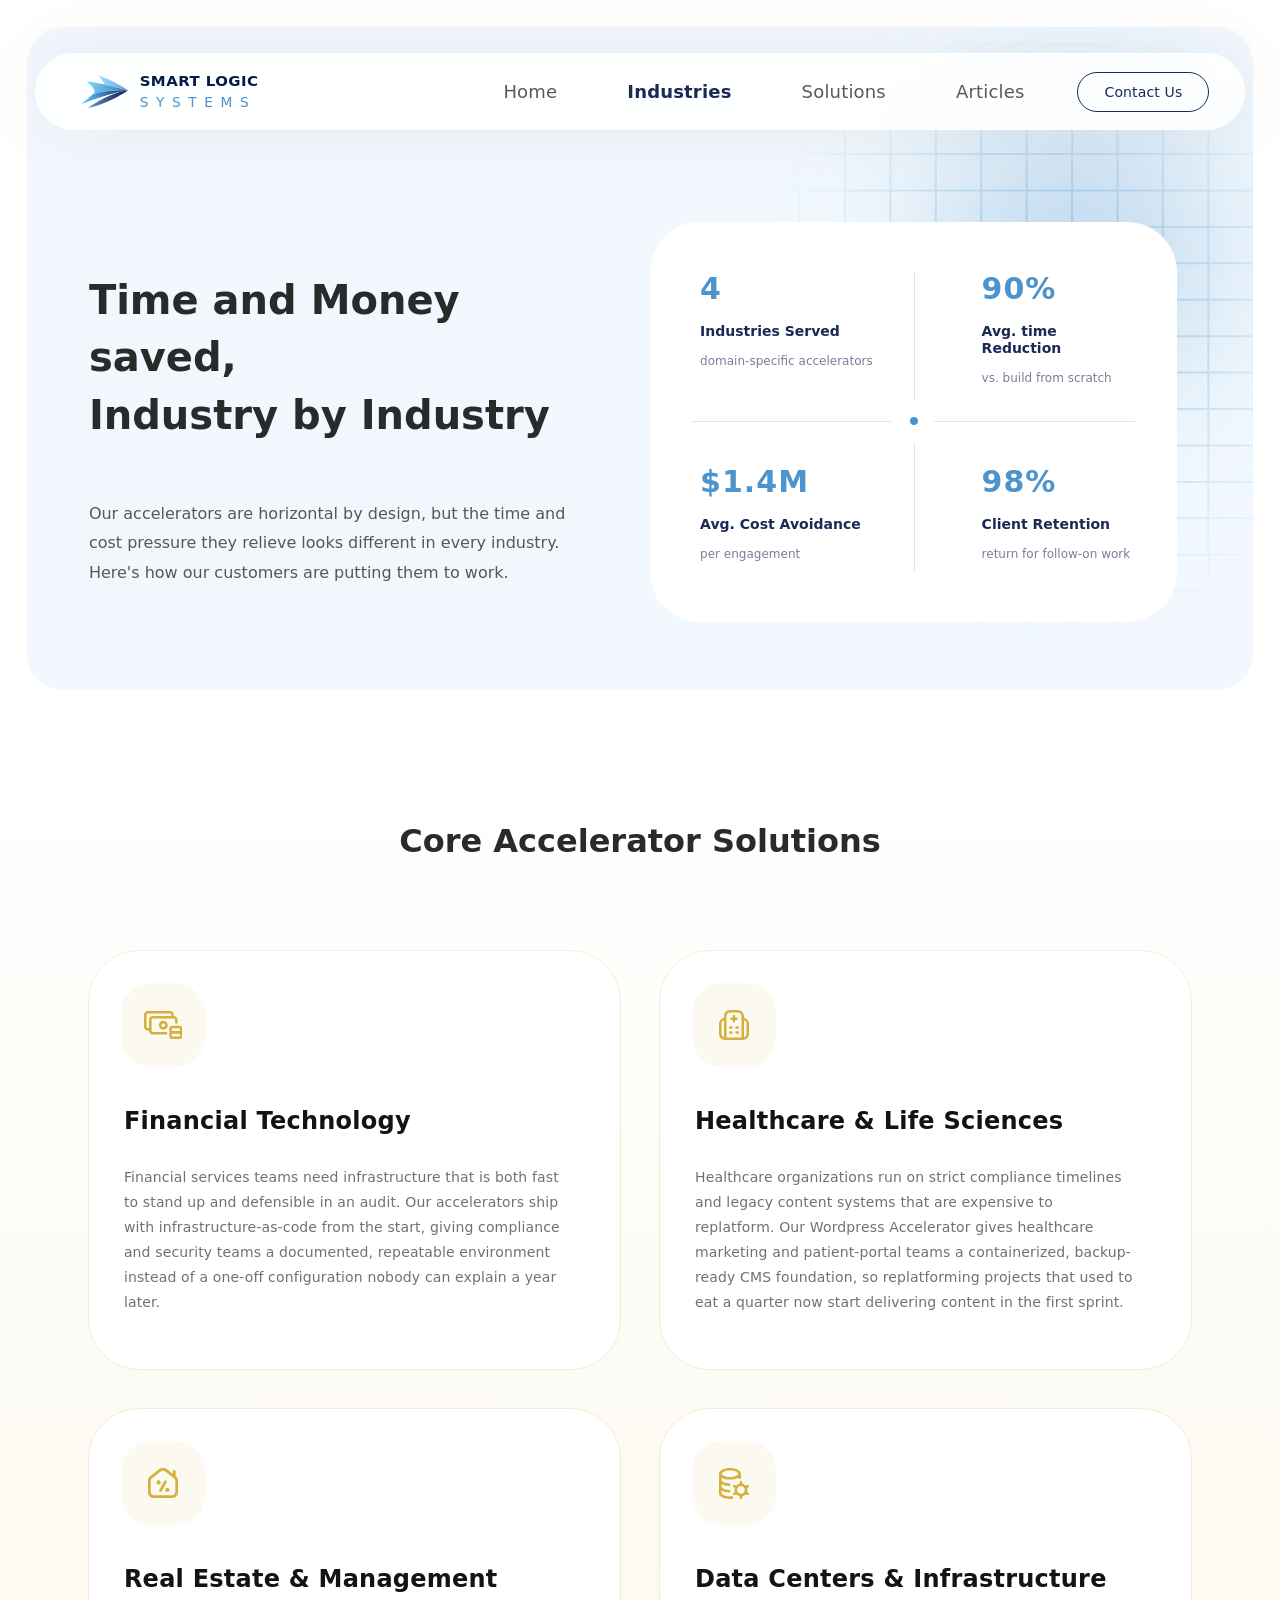
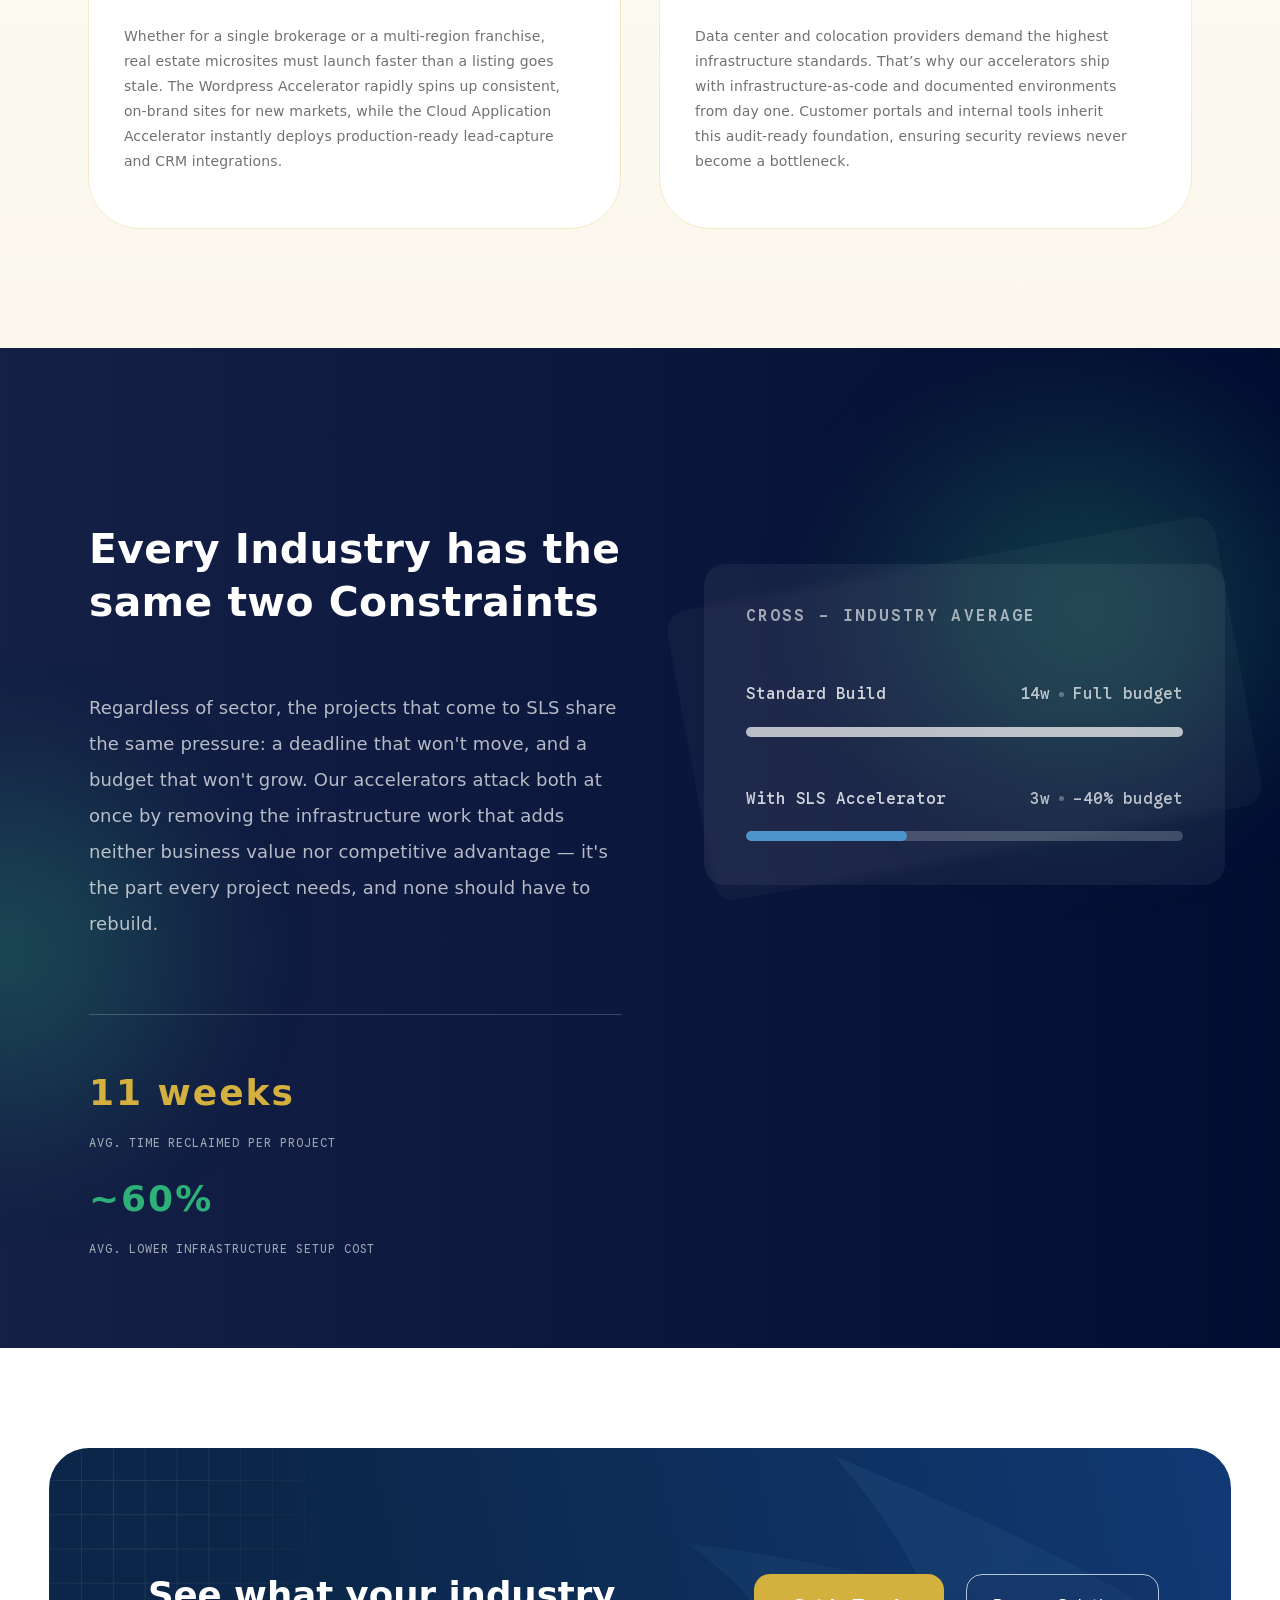
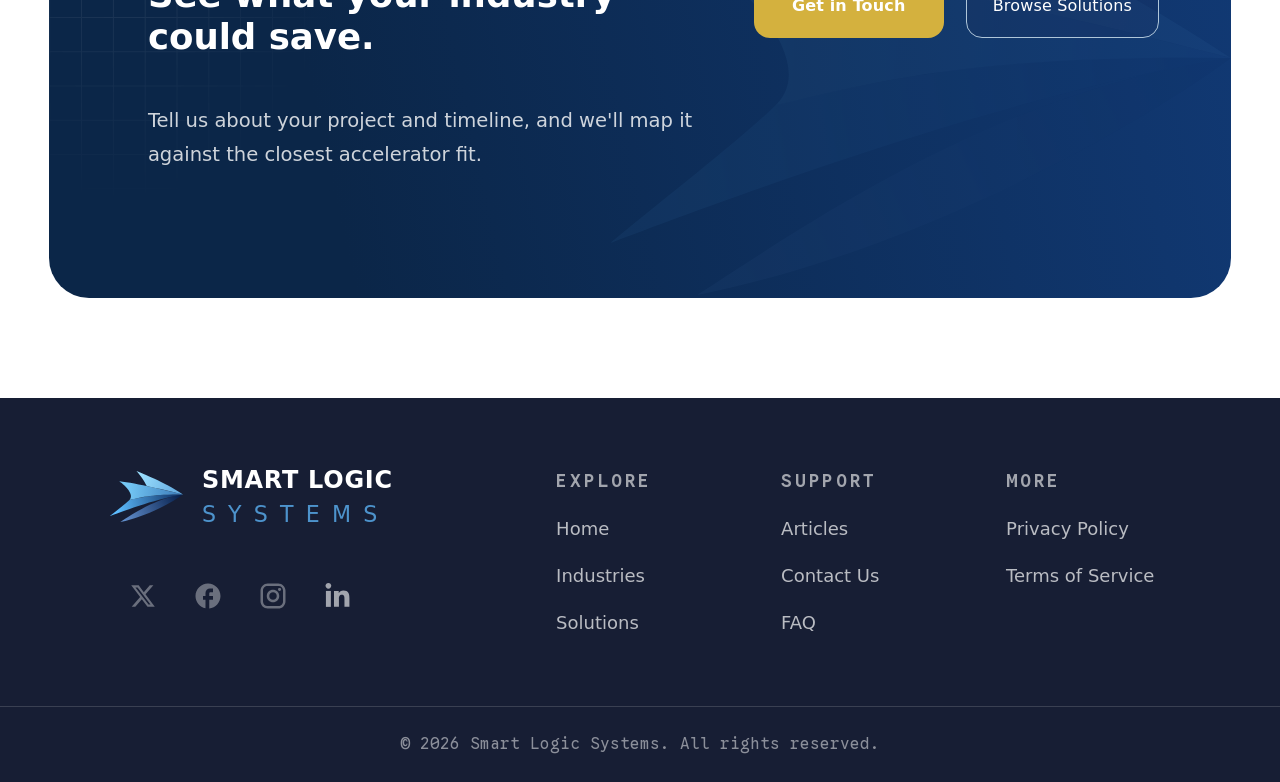
<file: industries.html>
<!doctype html>
<html lang="en">
<head>
  <meta charset="utf-8">
  <meta name="viewport" content="width=device-width, initial-scale=1">
  <title>Industries | Smart Logic Systems</title>
  <meta name="description" content="Our accelerators are horizontal by design, but the time and cost pressure they relieve looks different in every industry. Here&#x27;s how our customers are putting them to work.">
  <meta name="theme-color" content="#1b2955">
  <link rel="icon" href="assets/logo-mark.svg" type="image/svg+xml">
  <link rel="preconnect" href="https://fonts.googleapis.com">
  <link rel="preconnect" href="https://fonts.gstatic.com" crossorigin>
  <link rel="stylesheet" href="https://fonts.googleapis.com/css2?family=Fraunces:opsz,wght@9..144,600&amp;family=Google+Sans+Code:wght@400..600&amp;family=Google+Sans+Flex:opsz,slnt,wght@6..144,-10..0,300..700&amp;display=swap">
  <link rel="stylesheet" href="css/styles.css">
  <script src="js/main.js" defer></script>
</head>
<body class="page page--industries">
  <a class="skip-link" href="#main">Skip to main content</a>

  <header class="site-header" data-header>
    <div class="site-header__bar">
      <a class="brand" href="index.html" aria-label="Smart Logic Systems — Home">
        <img class="brand__mark" src="assets/logo-mark.svg" alt="" width="47" height="33">
        <span class="brand__name"><span class="brand__line1">Smart Logic</span><span class="brand__line2">Systems</span></span>
      </a>
      <button class="nav-toggle" type="button" aria-expanded="false" aria-controls="site-nav" aria-label="Open menu" data-nav-toggle>
        <span class="nav-toggle__bars" aria-hidden="true"></span>
      </button>
      <nav class="site-nav" id="site-nav" aria-label="Primary">
        <ul class="site-nav__list">
          <li><a class="site-nav__link" href="index.html">Home</a></li>
          <li><a class="site-nav__link" href="industries.html" aria-current="page">Industries</a></li>
          <li><a class="site-nav__link" href="solutions.html">Solutions</a></li>
          <li><a class="site-nav__link" href="articles.html">Articles</a></li>
        </ul>
        <a class="btn btn--outline btn--pill site-nav__cta" href="contact.html">Contact Us</a>
      </nav>
    </div>
  </header>

  <main id="main">
    <section class="hero hero--page" aria-labelledby="hero-title">
      <div class="hero__decor" aria-hidden="true">
        <span class="hero__glow"></span>
        <img class="hero__grid" src="assets/decor/hero-grid.svg" alt="" width="1090" height="656">
      </div>
      <div class="container hero__split">
        <div class="hero__intro">
          <h1 class="page-title page-title--semibold" id="hero-title"><strong>Time</strong> and <strong>Money</strong> saved,<br>Industry by Industry</h1>
          <p class="lead lead--sm">Our accelerators are horizontal by design, but the time and cost pressure they relieve looks different in every industry. Here's how our customers are putting them to work.</p>
        </div>
        <div class="stats-card">
          <ul class="stats-grid">
            <li class="stat">
              <span class="stat__value">4</span>
              <span class="stat__label trim">Industries Served</span>
              <span class="stat__note trim">domain-specific accelerators</span>
            </li>
            <li class="stat">
              <span class="stat__value">90%</span>
              <span class="stat__label trim">Avg. time Reduction</span>
              <span class="stat__note trim">vs. build from scratch</span>
            </li>
            <li class="stat">
              <span class="stat__value">$1.4M</span>
              <span class="stat__label trim">Avg. Cost Avoidance</span>
              <span class="stat__note trim">per engagement</span>
            </li>
            <li class="stat">
              <span class="stat__value">98%</span>
              <span class="stat__label trim">Client Retention</span>
              <span class="stat__note trim">return for follow-on work</span>
            </li>
          </ul>
        </div>
      </div>
    </section>

    <section class="features" aria-labelledby="features-title">
      <div class="container">
        <h2 class="section-title--center" id="features-title">Core Accelerator Solutions</h2>
        <ul class="feature-cards">
          <li class="feature-card">
            <span class="icon-tile icon-tile--gold"><svg aria-hidden="true" focusable="false" viewBox="0 0 38.6 28" width="38.6" height="28" fill="none"><path d="M22.05 20.9 L8.88 20.9 C8.17 20.9 7.59 20.32 7.59 19.61 L7.59 8.89 C7.59 8.18 8.17 7.61 8.88 7.61 L29.77 7.61 C30.48 7.61 31.06 8.18 31.06 8.89 L31.06 11.57 C31.06 12.28 31.63 12.86 32.34 12.86 C33.06 12.86 33.63 12.28 33.63 11.57 L33.63 8.89 C33.63 6.79 31.94 5.09 29.85 5.04 L29.85 3.86 C29.85 1.73 28.12 0 25.99 0 L3.86 0 C1.73 0 0 1.73 0 3.86 L0 15.83 C0 17.95 1.73 19.69 3.86 19.69 L5.03 19.69 C5.07 21.78 6.78 23.47 8.88 23.47 L22.05 23.47 C22.76 23.47 23.34 22.89 23.34 22.18 C23.34 21.47 22.76 20.9 22.05 20.9 Z M2.57 15.83 L2.57 3.86 C2.57 3.15 3.15 2.57 3.86 2.57 L25.99 2.57 C26.7 2.57 27.28 3.15 27.28 3.86 L27.28 5.03 L8.88 5.03 C6.75 5.03 5.02 6.76 5.02 8.89 L5.02 17.11 L3.86 17.11 C3.15 17.11 2.57 16.54 2.57 15.83 Z" fill="currentColor"/><path d="M19.33 9.8 C16.88 9.8 14.88 11.8 14.88 14.24 C14.88 16.69 16.88 18.69 19.33 18.69 C21.77 18.69 23.77 16.69 23.77 14.24 C23.77 11.8 21.77 9.8 19.33 9.8 Z M19.33 16.11 C18.3 16.11 17.46 15.28 17.46 14.25 C17.46 13.22 18.3 12.38 19.33 12.38 C20.36 12.38 21.19 13.22 21.19 14.25 C21.19 15.28 20.36 16.11 19.33 16.11 Z" fill="currentColor"/><path d="M38.6 17.91 C38.6 16.19 37.2 14.79 35.48 14.79 L28.36 14.79 C26.64 14.79 25.24 16.19 25.24 17.91 L25.24 19.56 C25.24 20.25 25.47 20.88 25.84 21.4 C25.47 21.91 25.24 22.54 25.24 23.23 L25.24 24.88 C25.24 26.6 26.64 28 28.36 28 L35.48 28 C37.2 28 38.6 26.6 38.6 24.88 L38.6 23.23 C38.6 22.54 38.37 21.91 37.99 21.4 C38.37 20.88 38.6 20.25 38.6 19.56 L38.6 17.91 Z M27.81 17.91 C27.81 17.61 28.05 17.36 28.36 17.36 L35.48 17.36 C35.78 17.36 36.02 17.61 36.02 17.91 L36.02 19.56 C36.02 19.86 35.78 20.11 35.48 20.11 L28.36 20.11 C28.06 20.11 27.81 19.86 27.81 19.56 L27.81 17.91 Z M36.02 24.88 C36.02 25.18 35.78 25.43 35.48 25.43 L28.36 25.43 C28.06 25.43 27.81 25.18 27.81 24.88 L27.81 23.23 C27.81 22.93 28.05 22.68 28.36 22.68 L35.48 22.68 C35.78 22.68 36.02 22.93 36.02 23.23 L36.02 24.88 Z" fill="currentColor"/></svg></span>
            <h3 class="feature-card__title">Financial Technology</h3>
            <p class="feature-card__text">Financial services teams need infrastructure that is both fast to stand up and defensible in an audit. Our accelerators ship with infrastructure-as-code from the start, giving compliance and security teams a documented, repeatable environment instead of a one-off configuration nobody can explain a year later.</p>
          </li>
          <li class="feature-card">
            <span class="icon-tile icon-tile--gold"><svg aria-hidden="true" focusable="false" viewBox="0 0 30 30" width="30" height="30" fill="none"><path d="M25 7.63 L25 6.25 C25 2.8 22.2 0 18.75 0 L11.25 0 C7.8 0 5 2.8 5 6.25 L5 7.63 C2.15 8.21 0 10.73 0 13.75 L0 23.75 C0 27.2 2.8 30 6.25 30 L23.75 30 C27.2 30 30 27.2 30 23.75 L30 13.75 C30 10.73 27.85 8.21 25 7.63 Z M2.5 23.75 L2.5 13.75 C2.5 12.12 3.54 10.73 5 10.21 L5 27.29 C3.54 26.77 2.5 25.38 2.5 23.75 Z M7.5 6.25 C7.5 4.18 9.18 2.5 11.25 2.5 L18.75 2.5 C20.82 2.5 22.5 4.18 22.5 6.25 L22.5 27.5 L7.5 27.5 L7.5 6.25 Z M27.5 23.75 C27.5 25.38 26.45 26.77 25 27.29 L25 10.21 C26.45 10.73 27.5 12.12 27.5 13.75 L27.5 23.75 Z M13.75 17.5 C13.75 18.19 13.19 18.75 12.5 18.75 L11.25 18.75 C10.56 18.75 10 18.19 10 17.5 C10 16.81 10.56 16.25 11.25 16.25 L12.5 16.25 C13.19 16.25 13.75 16.81 13.75 17.5 Z M20 17.5 C20 18.19 19.44 18.75 18.75 18.75 L17.5 18.75 C16.81 18.75 16.25 18.19 16.25 17.5 C16.25 16.81 16.81 16.25 17.5 16.25 L18.75 16.25 C19.44 16.25 20 16.81 20 17.5 Z M13.75 22.5 C13.75 23.19 13.19 23.75 12.5 23.75 L11.25 23.75 C10.56 23.75 10 23.19 10 22.5 C10 21.81 10.56 21.25 11.25 21.25 L12.5 21.25 C13.19 21.25 13.75 21.81 13.75 22.5 Z M20 22.5 C20 23.19 19.44 23.75 18.75 23.75 L17.5 23.75 C16.81 23.75 16.25 23.19 16.25 22.5 C16.25 21.81 16.81 21.25 17.5 21.25 L18.75 21.25 C19.44 21.25 20 21.81 20 22.5 Z M16.25 11.25 C16.25 11.94 15.69 12.5 15 12.5 C14.31 12.5 13.75 11.94 13.75 11.25 L13.75 10 L12.5 10 C11.81 10 11.25 9.44 11.25 8.75 C11.25 8.06 11.81 7.5 12.5 7.5 L13.75 7.5 L13.75 6.25 C13.75 5.56 14.31 5 15 5 C15.69 5 16.25 5.56 16.25 6.25 L16.25 7.5 L17.5 7.5 C18.19 7.5 18.75 8.06 18.75 8.75 C18.75 9.44 18.19 10 17.5 10 L16.25 10 L16.25 11.25 Z" fill="currentColor"/></svg></span>
            <h3 class="feature-card__title">Healthcare &amp; Life Sciences</h3>
            <p class="feature-card__text">Healthcare organizations run on strict compliance timelines and legacy content systems that are expensive to replatform. Our Wordpress Accelerator gives healthcare marketing and patient-portal teams a containerized, backup-ready CMS foundation, so replatforming projects that used to eat a quarter now start delivering content in the first sprint.</p>
          </li>
          <li class="feature-card">
            <span class="icon-tile icon-tile--gold"><svg aria-hidden="true" focusable="false" viewBox="0 0 30 30" width="30" height="30" fill="none"><path d="M27.6 8.19 L27.5 8.11 L27.5 3.75 C27.5 3.06 26.94 2.5 26.25 2.5 C25.56 2.5 25 3.06 25 3.75 L25 6.15 L18.85 1.33 C16.58 -0.44 13.41 -0.44 11.14 1.33 L2.4 8.19 C0.87 9.38 0 11.17 0 13.11 L0 23.75 C0 27.2 2.8 30 6.25 30 L23.75 30 C27.19 30 30 27.2 30 23.75 L30 13.11 C30 11.17 29.12 9.38 27.6 8.19 Z M27.5 23.75 C27.5 25.82 25.82 27.5 23.75 27.5 L6.25 27.5 C4.18 27.5 2.5 25.82 2.5 23.75 L2.5 13.11 C2.5 11.95 3.02 10.87 3.94 10.15 L12.69 3.3 C13.37 2.77 14.18 2.5 15 2.5 C15.81 2.5 16.63 2.77 17.31 3.3 L26.06 10.15 C26.97 10.87 27.5 11.95 27.5 13.11 L27.5 23.75 Z M21.25 21.88 C21.25 22.91 20.41 23.75 19.37 23.75 C18.34 23.75 17.5 22.91 17.5 21.88 C17.5 20.84 18.34 20 19.37 20 C20.41 20 21.25 20.84 21.25 21.88 Z M10.62 16.25 C9.59 16.25 8.75 15.41 8.75 14.38 C8.75 13.34 9.59 12.5 10.62 12.5 C11.66 12.5 12.5 13.34 12.5 14.38 C12.5 15.41 11.66 16.25 10.62 16.25 Z M18.58 14.37 L13.58 23.12 C13.35 23.52 12.93 23.75 12.5 23.75 C12.29 23.75 12.07 23.7 11.88 23.59 C11.28 23.24 11.07 22.48 11.41 21.88 L16.41 13.13 C16.76 12.53 17.52 12.33 18.12 12.67 C18.72 13.01 18.93 13.77 18.58 14.37 Z" fill="currentColor"/><path d="M27.6 8.19 L27.69 8.07 L27.69 8.07 L27.6 8.19 Z M27.5 8.11 L27.35 8.11 L27.35 8.18 L27.41 8.22 L27.5 8.11 Z M25 6.15 L24.91 6.27 L25.15 6.46 L25.15 6.15 L25 6.15 Z M18.85 1.33 L18.76 1.45 L18.76 1.45 L18.85 1.33 Z M11.14 1.33 L11.05 1.22 L11.05 1.22 L11.14 1.33 Z M2.4 8.19 L2.49 8.3 L2.49 8.3 L2.4 8.19 Z M3.94 10.15 L3.85 10.04 L3.85 10.04 L3.94 10.15 Z M12.69 3.3 L12.78 3.42 L12.78 3.42 L12.69 3.3 Z M17.31 3.3 L17.22 3.42 L17.22 3.42 L17.31 3.3 Z M26.06 10.15 L26.15 10.04 L26.15 10.04 L26.06 10.15 Z M18.58 14.37 L18.45 14.3 L18.45 14.3 L18.58 14.37 Z M13.58 23.12 L13.71 23.2 L13.71 23.2 L13.58 23.12 Z M11.88 23.59 L11.95 23.46 L11.95 23.45 L11.88 23.59 Z M11.41 21.88 L11.54 21.95 L11.54 21.95 L11.41 21.88 Z M16.41 13.13 L16.28 13.06 L16.28 13.06 L16.41 13.13 Z M18.12 12.67 L18.19 12.54 L18.19 12.54 L18.12 12.67 Z M27.6 8.19 L27.69 8.07 L27.59 7.99 L27.5 8.11 L27.41 8.22 L27.51 8.3 L27.6 8.19 Z M27.5 8.11 L27.65 8.11 L27.65 3.75 L27.5 3.75 L27.35 3.75 L27.35 8.11 L27.5 8.11 Z M27.5 3.75 L27.65 3.75 C27.65 2.98 27.02 2.35 26.25 2.35 L26.25 2.5 L26.25 2.65 C26.85 2.65 27.35 3.15 27.35 3.75 L27.5 3.75 Z M26.25 2.5 L26.25 2.35 C25.47 2.35 24.85 2.98 24.85 3.75 L25 3.75 L25.15 3.75 C25.15 3.15 25.64 2.65 26.25 2.65 L26.25 2.5 Z M25 3.75 L24.85 3.75 L24.85 6.15 L25 6.15 L25.15 6.15 L25.15 3.75 L25 3.75 Z M25 6.15 L25.09 6.03 L18.94 1.22 L18.85 1.33 L18.76 1.45 L24.91 6.27 L25 6.15 Z M18.85 1.33 L18.94 1.22 C16.62 -0.6 13.37 -0.6 11.05 1.22 L11.14 1.33 L11.24 1.45 C13.45 -0.28 16.55 -0.28 18.76 1.45 L18.85 1.33 Z M11.14 1.33 L11.05 1.22 L2.3 8.07 L2.4 8.19 L2.49 8.3 L11.24 1.45 L11.14 1.33 Z M2.4 8.19 L2.3 8.07 C0.74 9.29 -0.15 11.13 -0.15 13.11 L0 13.11 L0.15 13.11 C0.15 11.22 1 9.47 2.49 8.3 L2.4 8.19 Z M0 13.11 L-0.15 13.11 L-0.15 23.75 L0 23.75 L0.15 23.75 L0.15 13.11 L0 13.11 Z M0 23.75 L-0.15 23.75 C-0.15 27.28 2.72 30.15 6.25 30.15 L6.25 30 L6.25 29.85 C2.89 29.85 0.15 27.11 0.15 23.75 L0 23.75 Z M6.25 30 L6.25 30.15 L23.75 30.15 L23.75 30 L23.75 29.85 L6.25 29.85 L6.25 30 Z M23.75 30 L23.75 30.15 C27.28 30.15 30.15 27.28 30.15 23.75 L30 23.75 L29.85 23.75 C29.85 27.11 27.11 29.85 23.75 29.85 L23.75 30 Z M30 23.75 L30.15 23.75 L30.15 13.11 L30 13.11 L29.85 13.11 L29.85 23.75 L30 23.75 Z M30 13.11 L30.15 13.11 C30.15 11.13 29.25 9.29 27.69 8.07 L27.6 8.19 L27.51 8.3 C28.99 9.47 29.85 11.22 29.85 13.11 L30 13.11 Z M27.5 23.75 L27.35 23.75 C27.35 25.73 25.73 27.35 23.75 27.35 L23.75 27.5 L23.75 27.65 C25.9 27.65 27.65 25.9 27.65 23.75 L27.5 23.75 Z M23.75 27.5 L23.75 27.35 L6.25 27.35 L6.25 27.5 L6.25 27.65 L23.75 27.65 L23.75 27.5 Z M6.25 27.5 L6.25 27.35 C4.26 27.35 2.65 25.73 2.65 23.75 L2.5 23.75 L2.35 23.75 C2.35 25.9 4.1 27.65 6.25 27.65 L6.25 27.5 Z M2.5 23.75 L2.65 23.75 L2.65 13.11 L2.5 13.11 L2.35 13.11 L2.35 23.75 L2.5 23.75 Z M2.5 13.11 L2.65 13.11 C2.65 11.99 3.15 10.96 4.03 10.27 L3.94 10.15 L3.85 10.04 C2.9 10.78 2.35 11.9 2.35 13.11 L2.5 13.11 Z M3.94 10.15 L4.03 10.27 L12.78 3.42 L12.69 3.3 L12.59 3.18 L3.85 10.04 L3.94 10.15 Z M12.69 3.3 L12.78 3.42 C13.43 2.91 14.21 2.65 15 2.65 L15 2.5 L15 2.35 C14.15 2.35 13.3 2.63 12.59 3.18 L12.69 3.3 Z M15 2.5 L15 2.65 C15.78 2.65 16.57 2.91 17.22 3.42 L17.31 3.3 L17.4 3.18 C16.7 2.63 15.85 2.35 15 2.35 L15 2.5 Z M17.31 3.3 L17.22 3.42 L25.97 10.27 L26.06 10.15 L26.15 10.04 L17.4 3.18 L17.31 3.3 Z M26.06 10.15 L25.97 10.27 C26.84 10.96 27.35 11.99 27.35 13.11 L27.5 13.11 L27.65 13.11 C27.65 11.9 27.1 10.78 26.15 10.04 L26.06 10.15 Z M27.5 13.11 L27.35 13.11 L27.35 23.75 L27.5 23.75 L27.65 23.75 L27.65 13.11 L27.5 13.11 Z M21.25 21.88 L21.1 21.88 C21.1 22.83 20.32 23.6 19.37 23.6 L19.37 23.75 L19.37 23.9 C20.49 23.9 21.4 22.99 21.4 21.88 L21.25 21.88 Z M19.37 23.75 L19.37 23.6 C18.42 23.6 17.65 22.83 17.65 21.88 L17.5 21.88 L17.35 21.88 C17.35 22.99 18.25 23.9 19.37 23.9 L19.37 23.75 Z M17.5 21.88 L17.65 21.88 C17.65 20.92 18.42 20.15 19.37 20.15 L19.37 20 L19.37 19.85 C18.25 19.85 17.35 20.76 17.35 21.88 L17.5 21.88 Z M19.37 20 L19.37 20.15 C20.32 20.15 21.1 20.92 21.1 21.88 L21.25 21.88 L21.4 21.88 C21.4 20.76 20.49 19.85 19.37 19.85 L19.37 20 Z M10.62 16.25 L10.62 16.1 C9.67 16.1 8.9 15.33 8.9 14.38 L8.75 14.38 L8.6 14.38 C8.6 15.49 9.51 16.4 10.62 16.4 L10.62 16.25 Z M8.75 14.38 L8.9 14.38 C8.9 13.43 9.67 12.65 10.62 12.65 L10.62 12.5 L10.62 12.35 C9.51 12.35 8.6 13.26 8.6 14.38 L8.75 14.38 Z M10.62 12.5 L10.62 12.65 C11.58 12.65 12.35 13.43 12.35 14.38 L12.5 14.38 L12.65 14.38 C12.65 13.26 11.74 12.35 10.62 12.35 L10.62 12.5 Z M12.5 14.38 L12.35 14.38 C12.35 15.33 11.58 16.1 10.62 16.1 L10.62 16.25 L10.62 16.4 C11.74 16.4 12.65 15.49 12.65 14.38 L12.5 14.38 Z M18.58 14.37 L18.45 14.3 L13.45 23.05 L13.58 23.12 L13.71 23.2 L18.71 14.45 L18.58 14.37 Z M13.58 23.12 L13.45 23.05 C13.25 23.4 12.88 23.6 12.5 23.6 L12.5 23.75 L12.5 23.9 C12.98 23.9 13.46 23.65 13.71 23.2 L13.58 23.12 Z M12.5 23.75 L12.5 23.6 C12.31 23.6 12.12 23.55 11.95 23.46 L11.88 23.59 L11.8 23.72 C12.02 23.84 12.26 23.9 12.5 23.9 L12.5 23.75 Z M11.88 23.59 L11.95 23.45 C11.43 23.15 11.24 22.48 11.54 21.95 L11.41 21.88 L11.28 21.81 C10.9 22.48 11.13 23.33 11.8 23.72 L11.88 23.59 Z M11.41 21.88 L11.54 21.95 L16.54 13.21 L16.41 13.13 L16.28 13.06 L11.28 21.81 L11.41 21.88 Z M16.41 13.13 L16.54 13.21 C16.84 12.68 17.52 12.5 18.04 12.8 L18.12 12.67 L18.19 12.54 C17.52 12.15 16.67 12.39 16.28 13.06 L16.41 13.13 Z M18.12 12.67 L18.04 12.8 C18.57 13.1 18.75 13.77 18.45 14.3 L18.58 14.37 L18.71 14.45 C19.1 13.78 18.86 12.92 18.19 12.54 L18.12 12.67 Z" fill="currentColor"/></svg></span>
            <h3 class="feature-card__title">Real Estate &amp; Management</h3>
            <p class="feature-card__text">Whether for a single brokerage or a multi-region franchise, real estate microsites must launch faster than a listing goes stale. The Wordpress Accelerator rapidly spins up consistent, on-brand sites for new markets, while the Cloud Application Accelerator instantly deploys production-ready lead-capture and CRM integrations.</p>
          </li>
          <li class="feature-card">
            <span class="icon-tile icon-tile--gold"><svg aria-hidden="true" focusable="false" viewBox="0 0 29.96 31" width="29.96" height="31" fill="none"><path d="M29.32 24.71 L28.06 23.99 C28.27 23.35 28.42 22.67 28.42 21.96 C28.42 21.24 28.27 20.57 28.06 19.93 L29.32 19.2 C29.93 18.84 30.14 18.05 29.79 17.44 C29.43 16.82 28.64 16.61 28.02 16.96 L26.77 17.69 C25.86 16.66 24.64 15.91 23.25 15.63 L23.25 14.21 C23.25 13.5 22.67 12.92 21.96 12.92 C21.25 12.92 20.67 13.5 20.67 14.21 L20.67 15.63 C19.27 15.92 18.06 16.67 17.15 17.69 L15.89 16.96 C15.27 16.61 14.48 16.82 14.13 17.44 C13.77 18.06 13.98 18.84 14.6 19.2 L15.86 19.93 C15.64 20.57 15.5 21.24 15.5 21.96 C15.5 22.67 15.64 23.35 15.86 23.99 L14.6 24.71 C13.98 25.07 13.77 25.86 14.13 26.48 C14.49 27.1 15.29 27.3 15.89 26.95 L17.15 26.23 C18.06 27.25 19.27 28 20.67 28.29 L20.67 29.71 C20.67 30.42 21.25 31 21.96 31 C22.67 31 23.25 30.42 23.25 29.71 L23.25 28.29 C24.64 28 25.86 27.25 26.77 26.23 L28.02 26.95 C28.63 27.3 29.43 27.1 29.79 26.48 C30.14 25.86 29.93 25.07 29.32 24.71 Z M21.96 25.83 C19.82 25.83 18.08 24.09 18.08 21.96 C18.08 19.82 19.82 18.08 21.96 18.08 C24.09 18.08 25.83 19.82 25.83 21.96 C25.83 24.09 24.09 25.83 21.96 25.83 Z M12.81 28.34 C12.21 28.39 11.6 28.42 10.98 28.42 C5.55 28.42 2.58 26.53 2.58 25.56 L2.58 22.55 C4.42 23.69 7.12 24.43 10.29 24.53 L10.33 24.53 C11.03 24.53 11.6 23.98 11.62 23.28 C11.65 22.57 11.09 21.97 10.37 21.95 C5.55 21.8 2.58 19.97 2.58 18.73 L2.58 16.09 C4.42 17.24 7.12 17.98 10.29 18.07 L10.33 18.07 C11.03 18.07 11.6 17.52 11.62 16.82 C11.64 16.11 11.08 15.51 10.37 15.49 C5.54 15.34 2.58 13.52 2.58 12.27 L2.58 9.63 C4.56 10.87 7.53 11.62 10.98 11.62 C14.42 11.62 17.39 10.86 19.37 9.63 L19.37 9.69 C19.37 10.4 19.95 10.98 20.66 10.98 C21.38 10.98 21.96 10.4 21.96 9.69 L21.96 5.81 C21.96 2.5 17.24 0 10.98 0 C4.72 0 0 2.5 0 5.81 L0 25.56 C0 29.13 5.52 31 10.98 31 C11.66 31 12.35 30.97 13.03 30.91 C13.74 30.85 14.27 30.23 14.2 29.52 C14.14 28.8 13.52 28.26 12.8 28.34 L12.81 28.34 Z M10.98 2.58 C16.11 2.58 19.38 4.5 19.38 5.81 C19.38 7.13 16.11 9.04 10.98 9.04 C5.85 9.04 2.58 7.13 2.58 5.81 C2.58 4.5 5.85 2.58 10.98 2.58 Z" fill="currentColor"/></svg></span>
            <h3 class="feature-card__title">Data Centers &amp; Infrastructure</h3>
            <p class="feature-card__text">Data center and colocation providers demand the highest infrastructure standards. That’s why our accelerators ship with infrastructure-as-code and documented environments from day one. Customer portals and internal tools inherit this audit-ready foundation, ensuring security reviews never become a bottleneck.</p>
          </li>
        </ul>
      </div>
    </section>

    <section class="constraints" aria-labelledby="constraints-title">
      <span class="glow glow--right" aria-hidden="true"></span>
      <span class="glow glow--left" aria-hidden="true"></span>
      <div class="container constraints__grid">
        <div class="constraints__copy">
          <h2 class="section-title section-title--tight" id="constraints-title">Every Industry has the same two <em class="em-italic">Constraints</em></h2>
          <p class="constraints__text">Regardless of sector, the projects that come to SLS share the same pressure: a deadline that won't move, and a budget that won't grow. Our accelerators attack both at once by removing the infrastructure work that adds neither business value nor competitive advantage — it's the part every project needs, and none should have to rebuild.</p>
          <hr class="constraints__rule">
          <ul class="constraints__stats">
            <li class="big-stat"><span class="big-stat__value">11 weeks</span><span class="big-stat__label trim">Avg. Time Reclaimed Per Project</span></li>
            <li class="big-stat big-stat--green"><span class="big-stat__value">~60%</span><span class="big-stat__label trim">Avg. Lower Infrastructure Setup Cost</span></li>
          </ul>
        </div>
        <figure class="chart" aria-labelledby="chart-title">
          <div class="chart__card">
            <p class="chart__title" id="chart-title">Cross - Industry Average</p>
            <ul class="chart__rows">
              <li>
                <div class="chart__row-head">
                  <span class="chart__label">Standard Build</span>
                  <span class="chart__meta"><span>14w</span><i aria-hidden="true"></i><span>Full budget</span></span>
                </div>
                <div class="chart__bar" role="img" aria-label="Standard build: 14 weeks, full budget"></div>
              </li>
              <li>
                <div class="chart__row-head">
                  <span class="chart__label">With SLS Accelerator</span>
                  <span class="chart__meta"><span>3w</span><i aria-hidden="true"></i><span>-40% budget</span></span>
                </div>
                <div class="chart__bar chart__bar--split" style="--fill: 36.8%" role="img" aria-label="With SLS accelerator: 3 weeks, 40% lower budget"></div>
              </li>
            </ul>
          </div>
        </figure>
      </div>
    </section>

    <!-- Case studies hidden for now: remove the hidden attribute to restore -->
    <section class="case-studies" aria-labelledby="cases-title" id="case-studies" hidden>
      <img class="case-studies__mark" src="assets/logo-mark.svg" alt="" width="626" height="443" loading="lazy" aria-hidden="true">
      <div class="container">
        <div class="case-studies__head">
          <p class="eyebrow">CASE STUDIES</p>
          <h2 class="section-title section-title--tight" id="cases-title">Quantifiable Outcomes, <em class="em-italic">Not Adjectives</em></h2>
          <p class="lead">A few representative engagements, structured around the two things every stakeholder actually asks about: time and money.</p>
        </div>
        <div class="case-studies__layout" data-tabs>
          <div class="cs-tabs" role="tablist" aria-label="Case studies" aria-orientation="vertical">
            <button class="cs-tab is-active" type="button" role="tab" id="cs-tab-cascade" aria-selected="true" aria-controls="cs-panel-cascade">
              <span class="dot-label"><span>Financial Technology</span></span>
              <span class="cs-tab__name">Cascade Financial</span>
              <span class="cs-tab__desc">Compliance-ready lending portal shipped before the audit</span>
            </button>
            <button class="cs-tab" type="button" role="tab" id="cs-tab-meridian" aria-selected="false" aria-controls="cs-panel-meridian" tabindex="-1">
              <span class="dot-label"><span>Real Estate</span></span>
              <span class="cs-tab__name">Meridian Realty Group</span>
            </button>
            <button class="cs-tab" type="button" role="tab" id="cs-tab-corevault" aria-selected="false" aria-controls="cs-panel-corevault" tabindex="-1">
              <span class="dot-label"><span>Data Centers</span></span>
              <span class="cs-tab__name">CoreVault DC</span>
            </button>
          </div>

          <article class="cs-panel" role="tabpanel" id="cs-panel-cascade" aria-labelledby="cs-tab-cascade">
            <span class="cs-panel__tag dot-label"><span>Financial Technology</span></span>
            <h3 class="cs-panel__title">Cascade Financial — compliance-ready lending portal</h3>
            <ul class="cs-panel__stats">
              <li class="cs-stat"><span class="cs-stat__value">7 weeks</span><span class="cs-stat__label trim">Avg. Time Saved</span></li>
              <li class="cs-stat cs-stat--green"><span class="cs-stat__value">48%</span><span class="cs-stat__label trim">LOWER PROJECT COST</span></li>
            </ul>
            <p class="cs-panel__text">Cascade Financial needed a new loan-application portal that could pass a compliance audit before its first release. Building that infrastructure from scratch was quoted at eight weeks. Using the Cloud Application Accelerator's infrastructure-as-code baseline, their team had a documented, audit-ready environment in under a week and cleared the pre-launch compliance review on the first pass.</p>
            <a class="btn btn--outline btn--sm" href="#" data-todo="case-study-page">Read full story <svg aria-hidden="true" focusable="false" class="btn__icon" viewBox="0 0 14 14" width="14" height="14" fill="none"><path d="M2 6.25 C1.59 6.25 1.25 6.59 1.25 7 C1.25 7.41 1.59 7.75 2 7.75 L2 7 L2 6.25 Z M12 7 L12.53 7.53 C12.82 7.24 12.82 6.76 12.53 6.47 L12 7 Z M8.53 2.47 C8.24 2.18 7.76 2.18 7.47 2.47 C7.18 2.76 7.18 3.24 7.47 3.53 L8 3 L8.53 2.47 Z M7.47 10.47 C7.18 10.76 7.18 11.24 7.47 11.53 C7.76 11.82 8.24 11.82 8.53 11.53 L8 11 L7.47 10.47 Z M2 7 L2 7.75 L12 7.75 L12 7 L12 6.25 L2 6.25 L2 7 Z M8 3 L7.47 3.53 L11.47 7.53 L12 7 L12.53 6.47 L8.53 2.47 L8 3 Z M12 7 L11.47 6.47 L7.47 10.47 L8 11 L8.53 11.53 L12.53 7.53 L12 7 Z" fill="currentColor"/></svg></a>
          </article>

          <!-- TODO: case study content for Meridian Realty Group is not in the design yet -->
          <article class="cs-panel" role="tabpanel" id="cs-panel-meridian" aria-labelledby="cs-tab-meridian" hidden>
            <span class="cs-panel__tag dot-label"><span>Real Estate</span></span>
            <h3 class="cs-panel__title">Meridian Realty Group</h3>
            <p class="cs-panel__text is-placeholder-copy">Case study details coming soon.</p>
          </article>

          <!-- TODO: case study content for CoreVault DC is not in the design yet -->
          <article class="cs-panel" role="tabpanel" id="cs-panel-corevault" aria-labelledby="cs-tab-corevault" hidden>
            <span class="cs-panel__tag dot-label"><span>Data Centers</span></span>
            <h3 class="cs-panel__title">CoreVault DC</h3>
            <p class="cs-panel__text is-placeholder-copy">Case study details coming soon.</p>
          </article>
        </div>
      </div>
    </section>

    <section class="cta-wrap" aria-labelledby="cta-title">
      <div class="cta">
        <div class="cta__decor" aria-hidden="true">
          <img class="cta__grid" src="assets/decor/cta-grid.svg" alt="" width="764" height="617" loading="lazy">
          <img class="cta__logo" src="assets/logo-mark.svg" alt="" width="621" height="439" loading="lazy">
        </div>
        <div class="cta__inner">
          <div class="cta__text">
            <h2 class="cta__title" id="cta-title">See what your industry could save.</h2>
            <p class="cta__lead">Tell us about your project and timeline, and we'll map it against the closest accelerator fit.</p>
          </div>
          <div class="btn-group cta__actions">
            <a class="btn btn--gold" href="contact.html">Get in Touch</a>
            <a class="btn btn--glass" href="solutions.html#directory">Browse Solutions</a>
          </div>
        </div>
      </div>
    </section>
  </main>

  <footer class="site-footer">
    <div class="container site-footer__main">
      <div class="site-footer__brand">
        <a class="brand brand--lg" href="index.html" aria-label="Smart Logic Systems — Home">
          <img class="brand__mark" src="assets/logo-mark.svg" alt="" width="73" height="56">
          <span class="brand__name"><span class="brand__line1">Smart Logic</span><span class="brand__line2">Systems</span></span>
        </a>
        <ul class="social">
            <li><a href="#" data-todo="social-url" aria-label="Smart Logic Systems on X (Twitter)"><svg aria-hidden="true" focusable="false" viewBox="0 0 30.15 30.15" width="30" height="30" fill="none"><path d="M21.89 4.36 L25.53 4.36 L17.59 13.44 L26.93 25.79 L19.61 25.79 L13.89 18.3 L7.33 25.79 L3.69 25.79 L12.19 16.08 L3.23 4.36 L10.73 4.36 L15.9 11.21 L21.89 4.36 L21.89 4.36 Z M20.62 23.61 L22.63 23.61 L9.63 6.43 L7.47 6.43 L20.62 23.61 Z" fill="currentColor" fill-opacity="0.6"/></svg></a></li>
            <li><a href="#" data-todo="social-url" aria-label="Smart Logic Systems on Facebook"><svg aria-hidden="true" focusable="false" viewBox="0 0 30.15 30.15" width="30" height="30" fill="none"><path d="M27.64 15.08 C27.64 8.14 22.01 2.51 15.08 2.51 C8.14 2.51 2.51 8.14 2.51 15.08 C2.51 21.16 6.83 26.22 12.56 27.39 L12.56 18.85 L10.05 18.85 L10.05 15.08 L12.56 15.08 L12.56 11.94 C12.56 9.51 14.54 7.54 16.96 7.54 L20.1 7.54 L20.1 11.31 L17.59 11.31 C16.9 11.31 16.33 11.87 16.33 12.56 L16.33 15.08 L20.1 15.08 L20.1 18.85 L16.33 18.85 L16.33 27.58 C22.68 26.95 27.64 21.6 27.64 15.08 Z" fill="currentColor" fill-opacity="0.6"/></svg></a></li>
            <li><a href="#" data-todo="social-url" aria-label="Smart Logic Systems on Instagram"><svg aria-hidden="true" focusable="false" viewBox="0 0 30.15 30.15" width="30" height="30" fill="none"><path d="M9.8 2.51 L20.35 2.51 C24.37 2.51 27.64 5.78 27.64 9.8 L27.64 20.35 C27.64 22.29 26.87 24.14 25.51 25.51 C24.14 26.87 22.29 27.64 20.35 27.64 L9.8 27.64 C5.78 27.64 2.51 24.37 2.51 20.35 L2.51 9.8 C2.51 7.87 3.28 6.01 4.65 4.65 C6.01 3.28 7.87 2.51 9.8 2.51 Z M9.55 5.03 C8.35 5.03 7.2 5.5 6.35 6.35 C5.5 7.2 5.03 8.35 5.03 9.55 L5.03 20.61 C5.03 23.11 7.05 25.13 9.55 25.13 L20.61 25.13 C21.8 25.13 22.95 24.65 23.8 23.8 C24.65 22.95 25.13 21.8 25.13 20.61 L25.13 9.55 C25.13 7.05 23.11 5.03 20.61 5.03 L9.55 5.03 Z M21.67 6.91 C22.09 6.91 22.49 7.08 22.78 7.37 C23.08 7.67 23.24 8.06 23.24 8.48 C23.24 8.9 23.08 9.3 22.78 9.59 C22.49 9.89 22.09 10.05 21.67 10.05 C21.26 10.05 20.86 9.89 20.56 9.59 C20.27 9.3 20.1 8.9 20.1 8.48 C20.1 8.06 20.27 7.67 20.56 7.37 C20.86 7.08 21.26 6.91 21.67 6.91 Z M15.08 8.79 C16.74 8.79 18.34 9.46 19.52 10.63 C20.7 11.81 21.36 13.41 21.36 15.08 C21.36 16.74 20.7 18.34 19.52 19.52 C18.34 20.7 16.74 21.36 15.08 21.36 C13.41 21.36 11.81 20.7 10.63 19.52 C9.46 18.34 8.79 16.74 8.79 15.08 C8.79 13.41 9.46 11.81 10.63 10.63 C11.81 9.46 13.41 8.79 15.08 8.79 Z M15.08 11.31 C14.08 11.31 13.12 11.71 12.41 12.41 C11.71 13.12 11.31 14.08 11.31 15.08 C11.31 16.08 11.71 17.04 12.41 17.74 C13.12 18.45 14.08 18.85 15.08 18.85 C16.08 18.85 17.04 18.45 17.74 17.74 C18.45 17.04 18.85 16.08 18.85 15.08 C18.85 14.08 18.45 13.12 17.74 12.41 C17.04 11.71 16.08 11.31 15.08 11.31 Z" fill="currentColor" fill-opacity="0.6"/></svg></a></li>
            <li><a href="#" data-todo="social-url" aria-label="Smart Logic Systems on LinkedIn"><svg aria-hidden="true" focusable="false" viewBox="0 0 30.15 30.15" width="30" height="30" fill="none"><path d="M26.54 26 L26.54 17.21 C26.54 12.89 25.61 9.59 20.57 9.59 C18.14 9.59 16.52 10.91 15.86 12.17 L15.8 12.17 L15.8 9.98 L11.03 9.98 L11.03 26 L16.01 26 L16.01 18.05 C16.01 15.95 16.4 13.94 18.98 13.94 C21.53 13.94 21.56 16.31 21.56 18.17 L21.56 25.97 L26.54 25.97 L26.54 26 Z" fill="currentColor"/><path d="M2.93 9.98 L7.91 9.98 L7.91 26 L2.93 26 L2.93 9.98 Z" fill="currentColor"/><path d="M5.42 2 C3.83 2 2.54 3.29 2.54 4.88 C2.54 6.47 3.83 7.79 5.42 7.79 C7.01 7.79 8.3 6.47 8.3 4.88 C8.3 3.29 7.01 2 5.42 2 Z" fill="currentColor"/></svg></a></li>
        </ul>
      </div>
      <nav class="footer-nav" aria-label="Footer">
          <div class="footer-nav__col">
            <h2 class="footer-nav__title" id="footer-explore">Explore</h2>
            <ul aria-labelledby="footer-explore">
              <li><a href="index.html">Home</a></li>
              <li><a href="industries.html">Industries</a></li>
              <li><a href="solutions.html">Solutions</a></li>
            </ul>
          </div>
          <div class="footer-nav__col">
            <h2 class="footer-nav__title" id="footer-support">Support</h2>
            <ul aria-labelledby="footer-support">
              <li><a href="articles.html">Articles</a></li>
              <li><a href="contact.html">Contact Us</a></li>
              <li><a href="solutions.html#faq">FAQ</a></li>
            </ul>
          </div>
          <div class="footer-nav__col">
            <h2 class="footer-nav__title" id="footer-more">More</h2>
            <ul aria-labelledby="footer-more">
              <li><a href="#" data-todo="page-missing">Privacy Policy</a></li>
              <li><a href="#" data-todo="page-missing">Terms of Service</a></li>
            </ul>
          </div>
      </nav>
    </div>
    <div class="site-footer__bottom">
      <p>© 2026 Smart Logic Systems. All rights reserved.</p>
    </div>
  </footer>
</body>
</html>
</file>
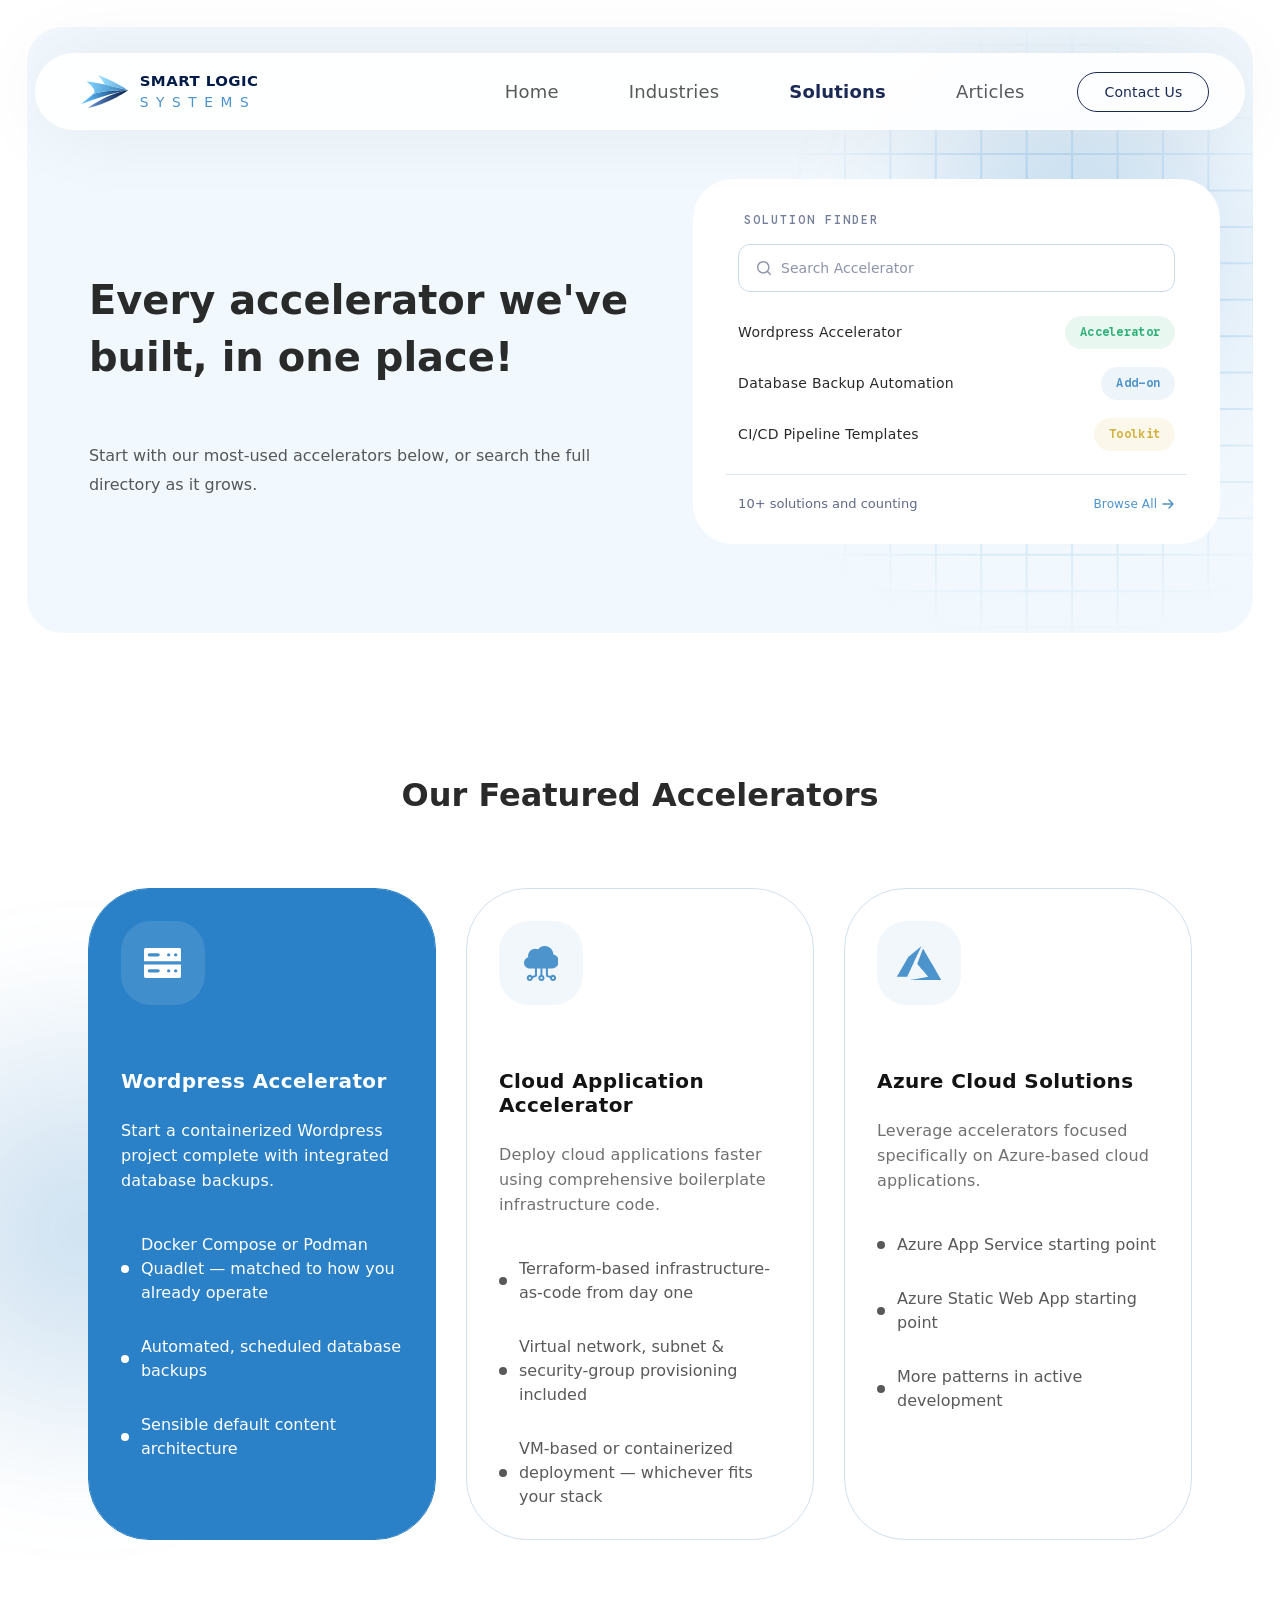
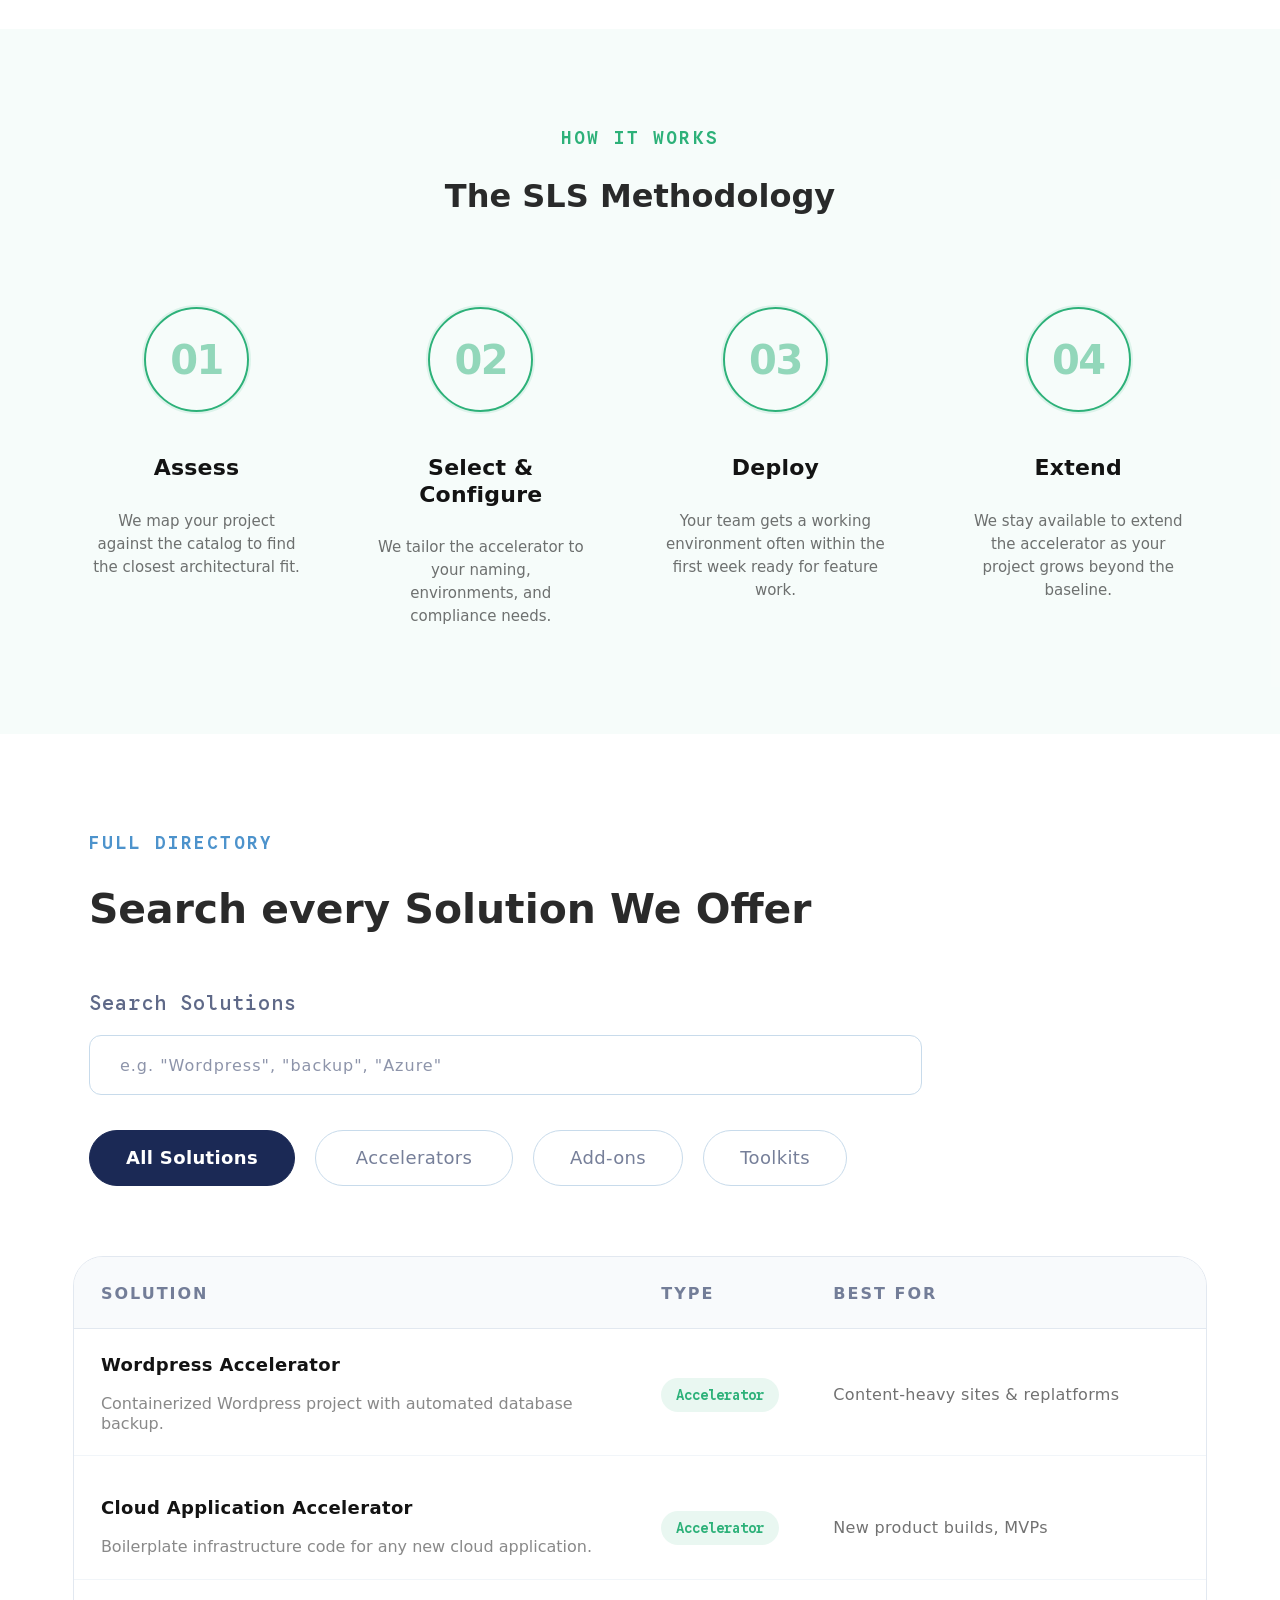
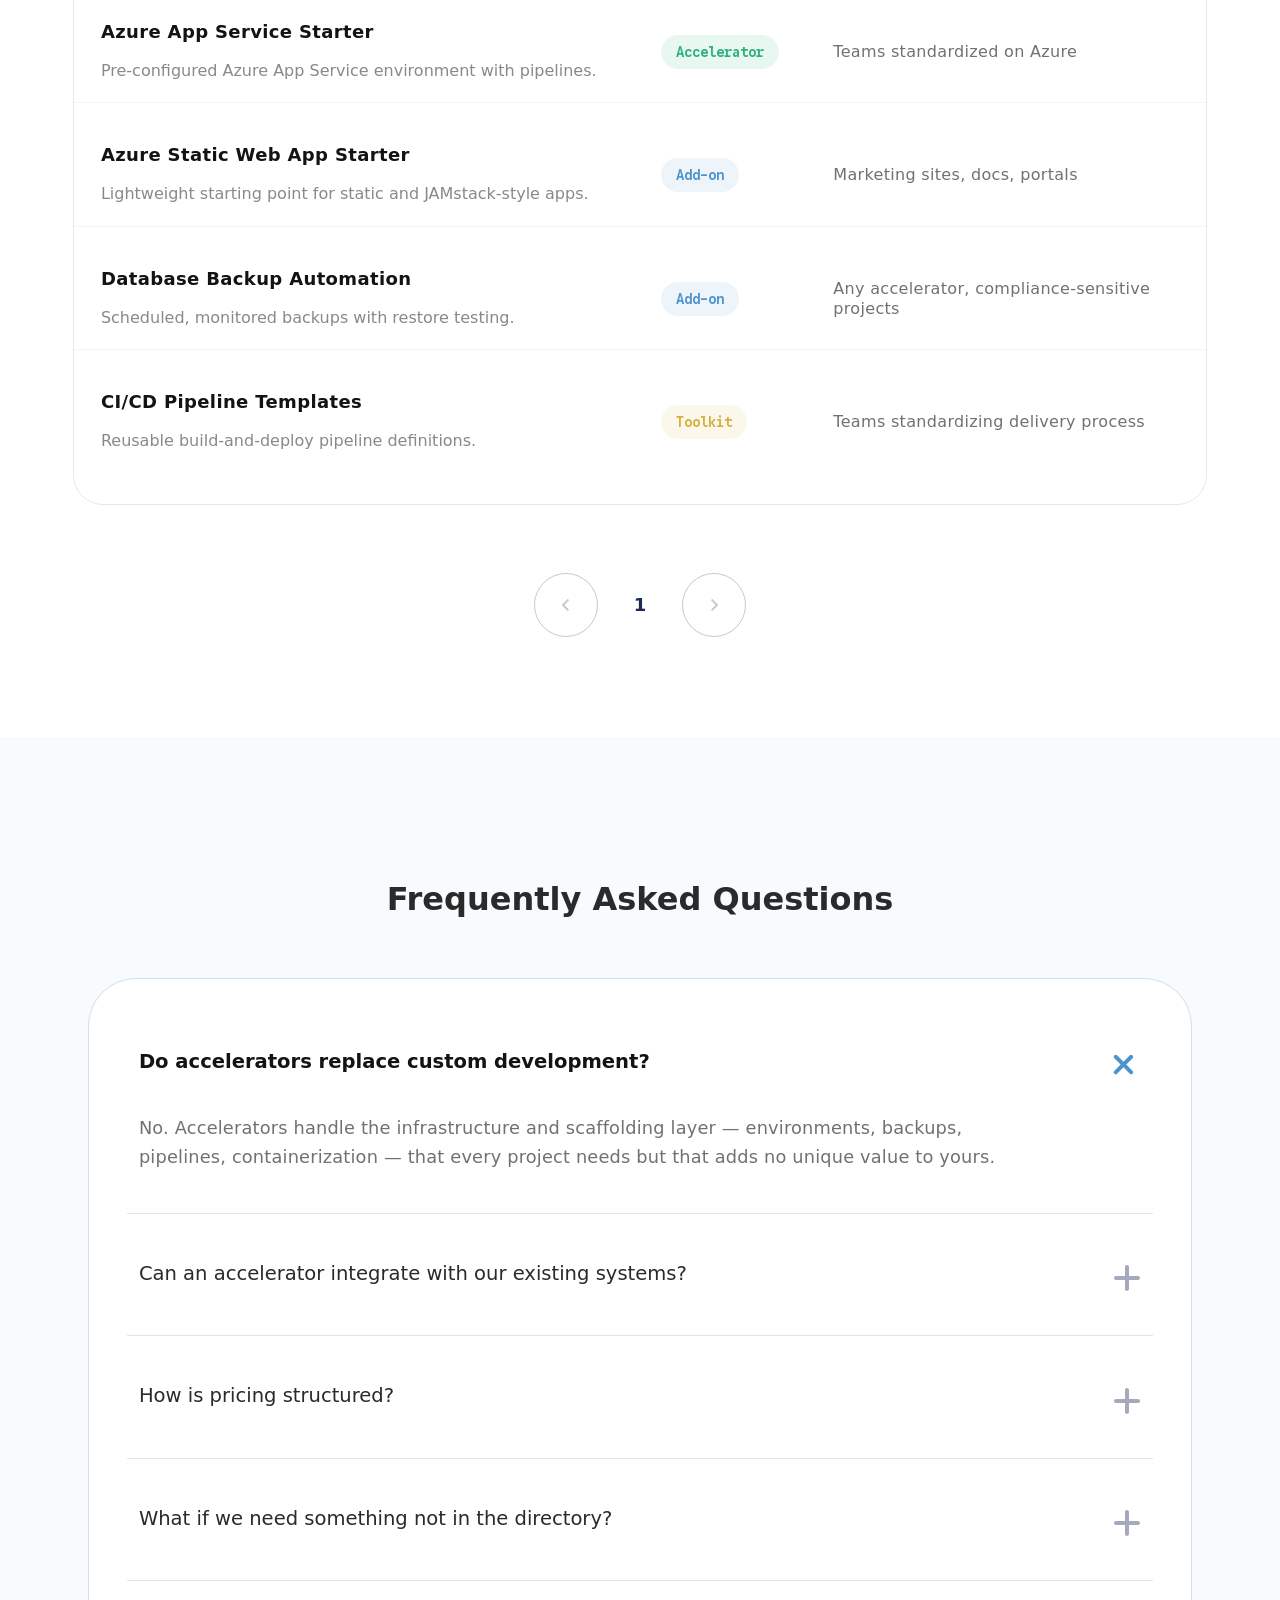
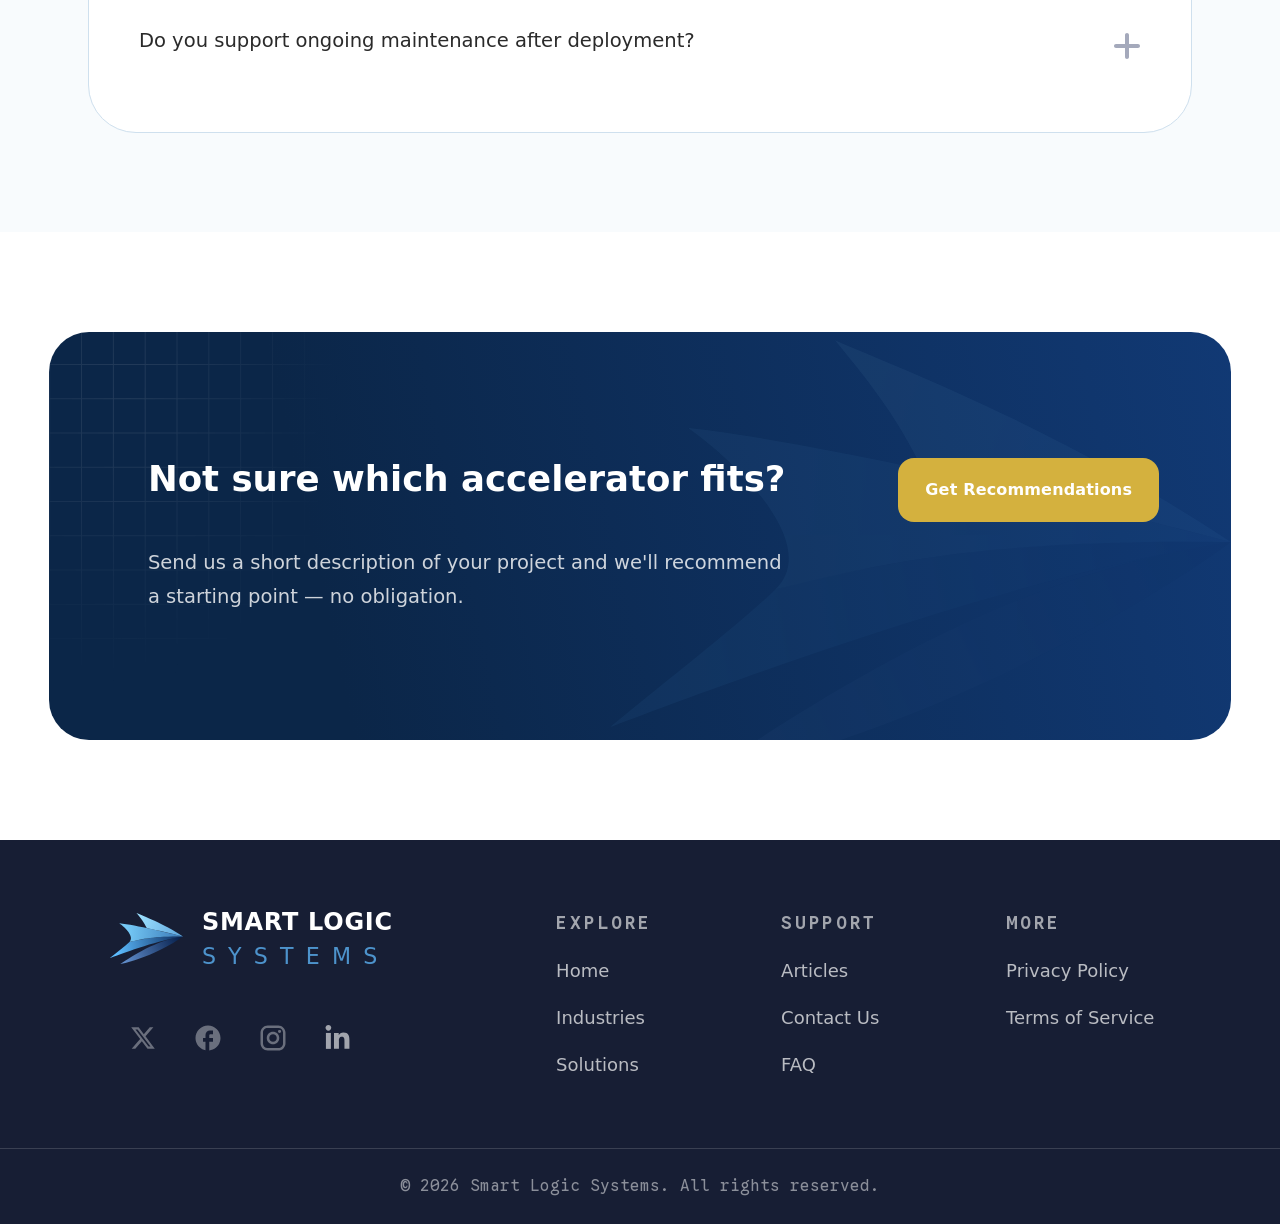
<file: solutions.html>
<!doctype html>
<html lang="en">
<head>
  <meta charset="utf-8">
  <meta name="viewport" content="width=device-width, initial-scale=1">
  <title>Solutions | Smart Logic Systems</title>
  <meta name="description" content="Start with our most-used accelerators, or search the full directory of Smart Logic Systems solutions.">
  <meta name="theme-color" content="#1b2955">
  <link rel="icon" href="assets/logo-mark.svg" type="image/svg+xml">
  <link rel="preconnect" href="https://fonts.googleapis.com">
  <link rel="preconnect" href="https://fonts.gstatic.com" crossorigin>
  <link rel="stylesheet" href="https://fonts.googleapis.com/css2?family=Fraunces:opsz,wght@9..144,600&amp;family=Google+Sans+Code:wght@400..600&amp;family=Google+Sans+Flex:opsz,slnt,wght@6..144,-10..0,300..700&amp;display=swap">
  <link rel="stylesheet" href="css/styles.css">
  <script src="js/main.js" defer></script>
</head>
<body class="page page--solutions">
  <a class="skip-link" href="#main">Skip to main content</a>

  <header class="site-header" data-header>
    <div class="site-header__bar">
      <a class="brand" href="index.html" aria-label="Smart Logic Systems — Home">
        <img class="brand__mark" src="assets/logo-mark.svg" alt="" width="47" height="33">
        <span class="brand__name"><span class="brand__line1">Smart Logic</span><span class="brand__line2">Systems</span></span>
      </a>
      <button class="nav-toggle" type="button" aria-expanded="false" aria-controls="site-nav" aria-label="Open menu" data-nav-toggle>
        <span class="nav-toggle__bars" aria-hidden="true"></span>
      </button>
      <nav class="site-nav" id="site-nav" aria-label="Primary">
        <ul class="site-nav__list">
          <li><a class="site-nav__link" href="index.html">Home</a></li>
          <li><a class="site-nav__link" href="industries.html">Industries</a></li>
          <li><a class="site-nav__link" href="solutions.html" aria-current="page">Solutions</a></li>
          <li><a class="site-nav__link" href="articles.html">Articles</a></li>
        </ul>
        <a class="btn btn--outline btn--pill site-nav__cta" href="contact.html">Contact Us</a>
      </nav>
    </div>
  </header>

  <main id="main">
    <section class="hero hero--page hero--solutions" aria-labelledby="hero-title">
      <div class="hero__decor" aria-hidden="true">
        <span class="hero__glow"></span>
        <img class="hero__grid" src="assets/decor/hero-grid.svg" alt="" width="1090" height="656">
      </div>
      <div class="container hero__split">
        <div class="hero__intro">
          <h1 class="page-title" id="hero-title">Every accelerator we've built, in one place!</h1>
          <p class="lead lead--sm">Start with our most-used accelerators below, or search the full directory as it grows.</p>
        </div>
        <div class="finder" role="search" aria-labelledby="finder-title">
          <p class="finder__title" id="finder-title">SOLUTION FINDER</p>
          <form class="search-field" action="#directory" data-finder-form>
            <svg aria-hidden="true" focusable="false" class="search-field__icon" viewBox="0 0 14 14" width="14" height="14" fill="none"><path d="M6.28 0 C2.82 0 0 2.82 0 6.28 C0 9.74 2.82 12.57 6.28 12.57 C7.76 12.57 9.12 12.05 10.2 11.19 L12.81 13.8 C12.94 13.93 13.12 14 13.3 14 C13.49 14 13.66 13.93 13.79 13.79 C13.92 13.67 13.99 13.49 13.99 13.31 C14 13.13 13.93 12.95 13.8 12.82 L11.19 10.2 C12.05 9.12 12.56 7.76 12.56 6.28 C12.56 2.82 9.74 0 6.28 0 Z M6.28 1.4 C8.99 1.4 11.17 3.57 11.17 6.28 C11.17 8.99 8.99 11.17 6.28 11.17 C3.57 11.17 1.4 8.99 1.4 6.28 C1.4 3.57 3.57 1.4 6.28 1.4 Z" fill="currentColor"/></svg>
            <label class="visually-hidden" for="finder-q">Search accelerators</label>
            <input id="finder-q" name="q" type="search" placeholder="Search Accelerator" autocomplete="off">
          </form>
          <ul class="finder__list">
            <li><a class="finder__item" href="#directory" data-directory-query="Wordpress Accelerator"><span>Wordpress Accelerator</span><span class="tag tag--sm tag--accelerator">Accelerator</span></a></li>
            <li><a class="finder__item" href="#directory" data-directory-query="Database Backup Automation"><span>Database Backup Automation</span><span class="tag tag--sm tag--add-on">Add-on</span></a></li>
            <li><a class="finder__item" href="#directory" data-directory-query="CI/CD Pipeline Templates"><span>CI/CD Pipeline Templates</span><span class="tag tag--sm tag--toolkit">Toolkit</span></a></li>
          </ul>
          <div class="finder__foot">
            <p class="finder__count">10+ solutions and counting</p>
            <a class="text-link" href="#directory" data-directory-reset><span class="trim">Browse All</span> <svg aria-hidden="true" focusable="false" viewBox="0 0 14 14" width="14" height="14" fill="none"><path d="M2 6.25 C1.59 6.25 1.25 6.59 1.25 7 C1.25 7.41 1.59 7.75 2 7.75 L2 7 L2 6.25 Z M12 7 L12.53 7.53 C12.82 7.24 12.82 6.76 12.53 6.47 L12 7 Z M8.53 2.47 C8.24 2.18 7.76 2.18 7.47 2.47 C7.18 2.76 7.18 3.24 7.47 3.53 L8 3 L8.53 2.47 Z M7.47 10.47 C7.18 10.76 7.18 11.24 7.47 11.53 C7.76 11.82 8.24 11.82 8.53 11.53 L8 11 L7.47 10.47 Z M2 7 L2 7.75 L12 7.75 L12 7 L12 6.25 L2 6.25 L2 7 Z M8 3 L7.47 3.53 L11.47 7.53 L12 7 L12.53 6.47 L8.53 2.47 L8 3 Z M12 7 L11.47 6.47 L7.47 10.47 L8 11 L8.53 11.53 L12.53 7.53 L12 7 Z" fill="currentColor"/></svg></a>
          </div>
        </div>
      </div>
    </section>

    <section class="accelerators featured" id="featured" aria-labelledby="featured-title">
      <span class="glow glow--left" aria-hidden="true"></span>
      <div class="container">
        <h2 class="section-title--center" id="featured-title">Our Featured Accelerators</h2>
        <ul class="acc-cards acc-cards--detailed">
          <li class="acc-card acc-card--featured" id="wordpress-accelerator">
            <span class="icon-tile icon-tile--light"><svg aria-hidden="true" focusable="false" viewBox="0 0 37.07 29.94" width="37.07" height="29.94" fill="none"><path d="M35.43 0 L1.65 0 C0.74 0 0 0.74 0 1.65 L0 13.27 L37.07 13.27 L37.07 1.65 C37.07 0.74 36.34 0 35.43 0 Z M14.11 8.45 L5.38 8.45 C4.47 8.45 3.73 7.71 3.73 6.8 C3.73 5.89 4.47 5.16 5.38 5.16 L14.11 5.16 C15.02 5.16 15.75 5.89 15.75 6.8 C15.75 7.71 15.02 8.45 14.11 8.45 Z M24.68 8.43 C23.77 8.43 23.03 7.69 23.03 6.79 C23.03 5.88 23.77 5.14 24.68 5.14 C25.59 5.14 26.32 5.88 26.32 6.79 C26.32 7.69 25.59 8.43 24.68 8.43 Z M31.7 8.43 C30.79 8.43 30.05 7.69 30.05 6.79 C30.05 5.88 30.79 5.14 31.7 5.14 C32.61 5.14 33.34 5.88 33.34 6.79 C33.34 7.69 32.61 8.43 31.7 8.43 Z" fill="currentColor"/><path d="M0 28.3 C0 29.21 0.74 29.94 1.65 29.94 L35.43 29.94 C36.34 29.94 37.07 29.21 37.07 28.3 L37.07 16.56 L0 16.56 L0 28.3 Z M31.7 21.17 C32.61 21.17 33.34 21.91 33.34 22.82 C33.34 23.72 32.61 24.46 31.7 24.46 C30.79 24.46 30.05 23.72 30.05 22.82 C30.05 21.91 30.79 21.17 31.7 21.17 Z M24.68 21.17 C25.59 21.17 26.32 21.91 26.32 22.82 C26.32 23.72 25.59 24.46 24.68 24.46 C23.77 24.46 23.03 23.72 23.03 22.82 C23.03 21.91 23.77 21.17 24.68 21.17 Z M5.38 21.17 L14.11 21.17 C15.02 21.17 15.75 21.91 15.75 22.82 C15.75 23.72 15.02 24.46 14.11 24.46 L5.38 24.46 C4.47 24.46 3.73 23.72 3.73 22.82 C3.73 21.91 4.47 21.17 5.38 21.17 Z" fill="currentColor"/></svg></span>
            <h3 class="acc-card__title">Wordpress Accelerator</h3>
            <p class="acc-card__text">Start a containerized Wordpress project complete with integrated database backups.</p>
            <ul class="acc-card__features">
              <li><span>Docker Compose or Podman Quadlet — matched to how you already operate</span></li>
              <li><span>Automated, scheduled database backups</span></li>
              <li><span>Sensible default content architecture</span></li>
            </ul>
          </li>
          <li class="acc-card" id="cloud-application-accelerator">
            <span class="icon-tile"><svg aria-hidden="true" focusable="false" viewBox="0 0 34.86 35" width="34.86" height="35" fill="none"><path d="M27.69 22.56 C31.64 22.56 34.86 19.34 34.86 15.38 C34.86 13.6 34.2 11.88 33.01 10.56 C32.03 9.49 30.78 8.75 29.39 8.41 C29.32 3.76 25.52 0 20.85 0 C18.17 0 15.71 1.22 14.1 3.32 C13.21 2.93 12.25 2.73 11.28 2.73 C7.32 2.73 4.1 5.95 4.1 9.91 C4.1 10.33 4.14 10.75 4.21 11.17 C1.77 11.86 0 14.12 0 16.75 C0 19.95 2.61 22.56 5.81 22.56 L10.94 22.56 L10.94 29.13 L8.24 30.04 C7.67 29.31 6.79 28.85 5.81 28.85 C4.11 28.85 2.73 30.23 2.73 31.92 C2.73 33.62 4.11 35 5.81 35 C7.49 35 8.86 33.65 8.88 31.98 L12.29 30.85 C12.71 30.71 12.99 30.31 12.99 29.87 L12.99 22.56 L16.41 22.56 L16.41 29.02 C15.21 29.45 14.36 30.59 14.36 31.92 C14.36 33.62 15.73 35 17.43 35 C19.13 35 20.51 33.62 20.51 31.92 C20.51 30.59 19.65 29.45 18.46 29.02 L18.46 22.56 L21.88 22.56 L21.88 29.87 C21.88 30.31 22.16 30.71 22.58 30.85 L25.98 31.98 C26.01 33.65 27.38 35 29.05 35 C30.75 35 32.13 33.62 32.13 31.92 C32.13 30.23 30.75 28.85 29.05 28.85 C28.07 28.85 27.19 29.31 26.63 30.04 L23.93 29.13 L23.93 22.56 L27.69 22.56 Z M5.81 32.95 C5.24 32.95 4.79 32.49 4.79 31.92 C4.79 31.36 5.24 30.9 5.81 30.9 C6.38 30.9 6.84 31.36 6.84 31.92 C6.84 32.49 6.38 32.95 5.81 32.95 Z M17.43 32.95 C16.86 32.95 16.41 32.49 16.41 31.92 C16.41 31.36 16.86 30.9 17.43 30.9 C18 30.9 18.46 31.36 18.46 31.92 C18.46 32.49 18 32.95 17.43 32.95 Z M29.05 30.9 C29.62 30.9 30.08 31.36 30.08 31.92 C30.08 32.49 29.62 32.95 29.05 32.95 C28.49 32.95 28.03 32.49 28.03 31.92 C28.03 31.36 28.49 30.9 29.05 30.9 Z" fill="currentColor"/></svg></span>
            <h3 class="acc-card__title">Cloud Application Accelerator</h3>
            <p class="acc-card__text">Deploy cloud applications faster using comprehensive boilerplate infrastructure code.</p>
            <ul class="acc-card__features">
              <li><span>Terraform-based infrastructure-as-code from day one</span></li>
              <li><span>Virtual network, subnet &amp; security-group provisioning included</span></li>
              <li><span>VM-based or containerized deployment — whichever fits your stack</span></li>
            </ul>
          </li>
          <li class="acc-card" id="azure-cloud-solutions">
            <span class="icon-tile"><svg aria-hidden="true" focusable="false" viewBox="0 0 44.5 34.47" width="44.5" height="34.47" fill="none"><path d="M31.08 30.77 C27.59 31.39 24.09 32.01 20.59 32.63 L10.19 34.47 L27.35 34.47 L44.5 34.47 L44.43 34.35 C44.39 34.28 40.23 27.07 35.19 18.32 C29.79 8.97 26 2.43 25.99 2.44 C25.96 2.5 20.39 17.85 20.39 17.88 C20.39 17.9 22.81 20.8 25.78 24.33 L31.18 30.75 L31.08 30.77 Z" fill="currentColor"/><path d="M5.65 20.86 C2.54 26.25 0 30.66 0 30.67 C0 30.68 2.3 30.68 5.11 30.68 L10.22 30.68 L17.24 15.61 C21.11 7.32 24.32 0.42 24.39 0.27 C24.46 0.12 24.51 0 24.5 0 C24.49 0.01 21.51 2.5 17.89 5.54 L11.3 11.06 L5.65 20.86 Z" fill="currentColor"/></svg></span>
            <h3 class="acc-card__title">Azure Cloud Solutions</h3>
            <p class="acc-card__text">Leverage accelerators focused specifically on Azure-based cloud applications.</p>
            <ul class="acc-card__features">
              <li><span>Azure App Service starting point</span></li>
              <li><span>Azure Static Web App starting point</span></li>
              <li><span>More patterns in active development</span></li>
            </ul>
          </li>
        </ul>
      </div>
    </section>

    <section class="methodology" id="methodology" aria-labelledby="methodology-title">
      <div class="container">
        <div class="section-head">
          <p class="eyebrow eyebrow--green">How it works</p>
          <h2 class="section-title--center" id="methodology-title">The SLS Methodology</h2>
        </div>
        <ol class="steps">
          <li class="step">
            <span class="step__num"><span>01</span></span>
            <h3 class="step__title">Assess</h3>
            <p class="step__text">We map your project against the catalog to find the closest architectural fit.</p>
          </li>
          <li class="step">
            <span class="step__num"><span>02</span></span>
            <h3 class="step__title">Select &amp; Configure</h3>
            <p class="step__text">We tailor the accelerator to your naming, environments, and compliance needs.</p>
          </li>
          <li class="step">
            <span class="step__num"><span>03</span></span>
            <h3 class="step__title">Deploy</h3>
            <p class="step__text">Your team gets a working environment often within the first week ready for feature work.</p>
          </li>
          <li class="step">
            <span class="step__num"><span>04</span></span>
            <h3 class="step__title">Extend</h3>
            <p class="step__text">We stay available to extend the accelerator as your project grows beyond the baseline.</p>
          </li>
        </ol>
      </div>
    </section>

    <section class="directory" id="directory" aria-labelledby="directory-title" data-directory>
      <div class="container">
        <p class="eyebrow">Full directory</p>
        <h2 class="section-title" id="directory-title">Search every Solution We Offer</h2>
        <div class="directory__search" role="search">
          <label class="directory__label" for="directory-q">Search Solutions</label>
          <div class="search-field">
            <input id="directory-q" type="search" placeholder='e.g. "Wordpress", "backup", "Azure"' autocomplete="off" data-directory-search>
          </div>
        </div>
        <ul class="filters" aria-label="Filter by type">
          <li><button class="filter" type="button" aria-pressed="true" data-filter="all" style="--chip-w: 195px">All Solutions</button></li>
          <li><button class="filter" type="button" aria-pressed="false" data-filter="accelerator" style="--chip-w: 198px">Accelerators</button></li>
          <li><button class="filter" type="button" aria-pressed="false" data-filter="add-on" style="--chip-w: 149px">Add-ons</button></li>
          <li><button class="filter" type="button" aria-pressed="false" data-filter="toolkit" style="--chip-w: 144px">Toolkits</button></li>
        </ul>
        <div class="dir-table-wrap">
          <table class="dir-table">
            <caption class="visually-hidden">Solutions directory</caption>
            <thead>
              <tr>
                <th scope="col"><span>Solution</span></th>
                <th scope="col"><span>Type</span></th>
                <th scope="col"><span>Best for</span></th>
              </tr>
            </thead>
            <tbody data-directory-rows>
              <tr data-type="accelerator">
                <td><p class="dir-table__name">Wordpress Accelerator</p><p class="dir-table__desc">Containerized Wordpress project with automated database backup.</p></td>
                <td><span class="tag tag--accelerator">Accelerator</span></td>
                <td><p class="dir-table__best">Content-heavy sites &amp; replatforms</p></td>
              </tr>
              <tr data-type="accelerator">
                <td><p class="dir-table__name">Cloud Application Accelerator</p><p class="dir-table__desc">Boilerplate infrastructure code for any new cloud application.</p></td>
                <td><span class="tag tag--accelerator">Accelerator</span></td>
                <td><p class="dir-table__best">New product builds, MVPs</p></td>
              </tr>
              <tr data-type="accelerator">
                <td><p class="dir-table__name">Azure App Service Starter</p><p class="dir-table__desc">Pre-configured Azure App Service environment with pipelines.</p></td>
                <td><span class="tag tag--accelerator">Accelerator</span></td>
                <td><p class="dir-table__best">Teams standardized on Azure</p></td>
              </tr>
              <tr data-type="add-on">
                <td><p class="dir-table__name">Azure Static Web App Starter</p><p class="dir-table__desc">Lightweight starting point for static and JAMstack-style apps.</p></td>
                <td><span class="tag tag--add-on">Add-on</span></td>
                <td><p class="dir-table__best">Marketing sites, docs, portals</p></td>
              </tr>
              <tr data-type="add-on">
                <td><p class="dir-table__name">Database Backup Automation</p><p class="dir-table__desc">Scheduled, monitored backups with restore testing.</p></td>
                <td><span class="tag tag--add-on">Add-on</span></td>
                <td><p class="dir-table__best">Any accelerator, compliance-sensitive projects</p></td>
              </tr>
              <tr data-type="toolkit">
                <td><p class="dir-table__name">CI/CD Pipeline Templates</p><p class="dir-table__desc">Reusable build-and-deploy pipeline definitions.</p></td>
                <td><span class="tag tag--toolkit">Toolkit</span></td>
                <td><p class="dir-table__best">Teams standardizing delivery process</p></td>
              </tr>
              <tr class="dir-table__empty" hidden data-directory-empty>
                <td colspan="3">No solutions match your search.</td>
              </tr>
            </tbody>
          </table>
        </div>
        <nav class="pagination" aria-label="Directory pages" data-pagination>
          <button class="pagination__btn pagination__btn--nav" type="button" aria-label="Previous page" data-page-prev><svg aria-hidden="true" focusable="false" viewBox="0 0 24 24" width="24" height="24" fill="none"><path d="M8.22 12.72 C8.08 12.58 8 12.39 8 12.19 L8 11.81 C8 11.61 8.08 11.42 8.22 11.28 L13.36 6.15 C13.45 6.05 13.58 6 13.71 6 C13.85 6 13.98 6.05 14.07 6.15 L14.78 6.86 C14.87 6.95 14.93 7.08 14.93 7.21 C14.93 7.34 14.87 7.47 14.78 7.56 L10.33 12 L14.78 16.44 C14.88 16.53 14.93 16.66 14.93 16.8 C14.93 16.93 14.88 17.06 14.78 17.15 L14.07 17.85 C13.98 17.95 13.85 18 13.71 18 C13.58 18 13.45 17.95 13.36 17.85 L8.22 12.72 Z" fill="currentColor"/></svg></button>
          <button class="pagination__btn" type="button" aria-current="page" data-page="1">1</button>
          <button class="pagination__btn" type="button" data-page="2">2</button>
          <button class="pagination__btn" type="button" data-page="3">3</button>
          <button class="pagination__btn pagination__btn--nav" type="button" aria-label="Next page" data-page-next><svg aria-hidden="true" focusable="false" viewBox="0 0 24 24" width="24" height="24" fill="none"><path d="M15.78 12.72 C15.92 12.58 16 12.39 16 12.19 L16 11.81 C16 11.61 15.92 11.42 15.78 11.28 L10.64 6.15 C10.55 6.05 10.42 6 10.29 6 C10.15 6 10.02 6.05 9.93 6.15 L9.22 6.86 C9.13 6.95 9.07 7.08 9.07 7.21 C9.07 7.34 9.13 7.47 9.22 7.56 L13.67 12 L9.22 16.44 C9.12 16.53 9.07 16.66 9.07 16.8 C9.07 16.93 9.12 17.06 9.22 17.15 L9.93 17.85 C10.02 17.95 10.15 18 10.29 18 C10.42 18 10.55 17.95 10.64 17.85 L15.78 12.72 Z" fill="currentColor"/></svg></button>
        </nav>
      </div>
    </section>

    <section class="faq" id="faq" aria-labelledby="faq-title">
      <div class="container">
        <h2 class="section-title--center" id="faq-title">Frequently Asked Questions</h2>
        <div class="faq__card" data-accordion>
          <div class="faq__item is-open">
            <h3>
              <button class="faq__trigger" type="button" id="faq-q1" aria-expanded="true" aria-controls="faq-a1">
                <span class="faq__question">Do accelerators replace custom development?</span>
                <span class="faq__icon"><svg aria-hidden="true" focusable="false" viewBox="0 0 26 26" width="26" height="26" fill="none"><path d="M15 2 C15 0.89 14.11 0 13 0 C11.89 0 11 0.89 11 2 L11 11 L2 11 C0.89 11 0 11.89 0 13 C0 14.11 0.89 15 2 15 L11 15 L11 24 C11 25.11 11.89 26 13 26 C14.11 26 15 25.11 15 24 L15 15 L24 15 C25.11 15 26 14.11 26 13 C26 11.89 25.11 11 24 11 L15 11 L15 2 Z" fill="currentColor"/></svg></span>
              </button>
            </h3>
            <div class="faq__panel" id="faq-a1" role="region" aria-labelledby="faq-q1">
              <div>
                  <p class="faq__answer">No. Accelerators handle the infrastructure and scaffolding layer — environments, backups, pipelines, containerization — that every project needs but that adds no unique value to yours.</p>
              </div>
            </div>
          </div>
          <div class="faq__item">
            <h3>
              <button class="faq__trigger" type="button" id="faq-q2" aria-expanded="false" aria-controls="faq-a2">
                <span class="faq__question">Can an accelerator integrate with our existing systems?</span>
                <span class="faq__icon"><svg aria-hidden="true" focusable="false" viewBox="0 0 26 26" width="26" height="26" fill="none"><path d="M15 2 C15 0.89 14.11 0 13 0 C11.89 0 11 0.89 11 2 L11 11 L2 11 C0.89 11 0 11.89 0 13 C0 14.11 0.89 15 2 15 L11 15 L11 24 C11 25.11 11.89 26 13 26 C14.11 26 15 25.11 15 24 L15 15 L24 15 C25.11 15 26 14.11 26 13 C26 11.89 25.11 11 24 11 L15 11 L15 2 Z" fill="currentColor"/></svg></span>
              </button>
            </h3>
            <div class="faq__panel" id="faq-a2" role="region" aria-labelledby="faq-q2" inert>
              <div>
                  <!-- TODO: answer not in the design yet -->
                  <p class="faq__answer is-placeholder-copy">Answer coming soon.</p>
              </div>
            </div>
          </div>
          <div class="faq__item">
            <h3>
              <button class="faq__trigger" type="button" id="faq-q3" aria-expanded="false" aria-controls="faq-a3">
                <span class="faq__question">How is pricing structured?</span>
                <span class="faq__icon"><svg aria-hidden="true" focusable="false" viewBox="0 0 26 26" width="26" height="26" fill="none"><path d="M15 2 C15 0.89 14.11 0 13 0 C11.89 0 11 0.89 11 2 L11 11 L2 11 C0.89 11 0 11.89 0 13 C0 14.11 0.89 15 2 15 L11 15 L11 24 C11 25.11 11.89 26 13 26 C14.11 26 15 25.11 15 24 L15 15 L24 15 C25.11 15 26 14.11 26 13 C26 11.89 25.11 11 24 11 L15 11 L15 2 Z" fill="currentColor"/></svg></span>
              </button>
            </h3>
            <div class="faq__panel" id="faq-a3" role="region" aria-labelledby="faq-q3" inert>
              <div>
                  <!-- TODO: answer not in the design yet -->
                  <p class="faq__answer is-placeholder-copy">Answer coming soon.</p>
              </div>
            </div>
          </div>
          <div class="faq__item">
            <h3>
              <button class="faq__trigger" type="button" id="faq-q4" aria-expanded="false" aria-controls="faq-a4">
                <span class="faq__question">What if we need something not in the directory?</span>
                <span class="faq__icon"><svg aria-hidden="true" focusable="false" viewBox="0 0 26 26" width="26" height="26" fill="none"><path d="M15 2 C15 0.89 14.11 0 13 0 C11.89 0 11 0.89 11 2 L11 11 L2 11 C0.89 11 0 11.89 0 13 C0 14.11 0.89 15 2 15 L11 15 L11 24 C11 25.11 11.89 26 13 26 C14.11 26 15 25.11 15 24 L15 15 L24 15 C25.11 15 26 14.11 26 13 C26 11.89 25.11 11 24 11 L15 11 L15 2 Z" fill="currentColor"/></svg></span>
              </button>
            </h3>
            <div class="faq__panel" id="faq-a4" role="region" aria-labelledby="faq-q4" inert>
              <div>
                  <!-- TODO: answer not in the design yet -->
                  <p class="faq__answer is-placeholder-copy">Answer coming soon.</p>
              </div>
            </div>
          </div>
          <div class="faq__item">
            <h3>
              <button class="faq__trigger" type="button" id="faq-q5" aria-expanded="false" aria-controls="faq-a5">
                <span class="faq__question">Do you support ongoing maintenance after deployment?</span>
                <span class="faq__icon"><svg aria-hidden="true" focusable="false" viewBox="0 0 26 26" width="26" height="26" fill="none"><path d="M15 2 C15 0.89 14.11 0 13 0 C11.89 0 11 0.89 11 2 L11 11 L2 11 C0.89 11 0 11.89 0 13 C0 14.11 0.89 15 2 15 L11 15 L11 24 C11 25.11 11.89 26 13 26 C14.11 26 15 25.11 15 24 L15 15 L24 15 C25.11 15 26 14.11 26 13 C26 11.89 25.11 11 24 11 L15 11 L15 2 Z" fill="currentColor"/></svg></span>
              </button>
            </h3>
            <div class="faq__panel" id="faq-a5" role="region" aria-labelledby="faq-q5" inert>
              <div>
                  <!-- TODO: answer not in the design yet -->
                  <p class="faq__answer is-placeholder-copy">Answer coming soon.</p>
              </div>
            </div>
          </div>
        </div>
      </div>
    </section>

    <section class="cta-wrap" aria-labelledby="cta-title">
      <div class="cta">
        <div class="cta__decor" aria-hidden="true">
          <img class="cta__grid" src="assets/decor/cta-grid.svg" alt="" width="764" height="617" loading="lazy">
          <img class="cta__logo" src="assets/logo-mark.svg" alt="" width="621" height="439" loading="lazy">
        </div>
        <div class="cta__inner">
          <div class="cta__text">
            <h2 class="cta__title" id="cta-title">Not sure which accelerator fits?</h2>
            <p class="cta__lead">Send us a short description of your project and we'll recommend a starting point — no obligation.</p>
          </div>
          <div class="btn-group cta__actions">
            <a class="btn btn--gold" href="contact.html?reason=sales#contact-form">Get Recommendations</a>
          </div>
        </div>
      </div>
    </section>
  </main>

  <footer class="site-footer">
    <div class="container site-footer__main">
      <div class="site-footer__brand">
        <a class="brand brand--lg" href="index.html" aria-label="Smart Logic Systems — Home">
          <img class="brand__mark" src="assets/logo-mark.svg" alt="" width="73" height="56">
          <span class="brand__name"><span class="brand__line1">Smart Logic</span><span class="brand__line2">Systems</span></span>
        </a>
        <ul class="social">
            <li><a href="#" data-todo="social-url" aria-label="Smart Logic Systems on X (Twitter)"><svg aria-hidden="true" focusable="false" viewBox="0 0 30.15 30.15" width="30" height="30" fill="none"><path d="M21.89 4.36 L25.53 4.36 L17.59 13.44 L26.93 25.79 L19.61 25.79 L13.89 18.3 L7.33 25.79 L3.69 25.79 L12.19 16.08 L3.23 4.36 L10.73 4.36 L15.9 11.21 L21.89 4.36 L21.89 4.36 Z M20.62 23.61 L22.63 23.61 L9.63 6.43 L7.47 6.43 L20.62 23.61 Z" fill="currentColor" fill-opacity="0.6"/></svg></a></li>
            <li><a href="#" data-todo="social-url" aria-label="Smart Logic Systems on Facebook"><svg aria-hidden="true" focusable="false" viewBox="0 0 30.15 30.15" width="30" height="30" fill="none"><path d="M27.64 15.08 C27.64 8.14 22.01 2.51 15.08 2.51 C8.14 2.51 2.51 8.14 2.51 15.08 C2.51 21.16 6.83 26.22 12.56 27.39 L12.56 18.85 L10.05 18.85 L10.05 15.08 L12.56 15.08 L12.56 11.94 C12.56 9.51 14.54 7.54 16.96 7.54 L20.1 7.54 L20.1 11.31 L17.59 11.31 C16.9 11.31 16.33 11.87 16.33 12.56 L16.33 15.08 L20.1 15.08 L20.1 18.85 L16.33 18.85 L16.33 27.58 C22.68 26.95 27.64 21.6 27.64 15.08 Z" fill="currentColor" fill-opacity="0.6"/></svg></a></li>
            <li><a href="#" data-todo="social-url" aria-label="Smart Logic Systems on Instagram"><svg aria-hidden="true" focusable="false" viewBox="0 0 30.15 30.15" width="30" height="30" fill="none"><path d="M9.8 2.51 L20.35 2.51 C24.37 2.51 27.64 5.78 27.64 9.8 L27.64 20.35 C27.64 22.29 26.87 24.14 25.51 25.51 C24.14 26.87 22.29 27.64 20.35 27.64 L9.8 27.64 C5.78 27.64 2.51 24.37 2.51 20.35 L2.51 9.8 C2.51 7.87 3.28 6.01 4.65 4.65 C6.01 3.28 7.87 2.51 9.8 2.51 Z M9.55 5.03 C8.35 5.03 7.2 5.5 6.35 6.35 C5.5 7.2 5.03 8.35 5.03 9.55 L5.03 20.61 C5.03 23.11 7.05 25.13 9.55 25.13 L20.61 25.13 C21.8 25.13 22.95 24.65 23.8 23.8 C24.65 22.95 25.13 21.8 25.13 20.61 L25.13 9.55 C25.13 7.05 23.11 5.03 20.61 5.03 L9.55 5.03 Z M21.67 6.91 C22.09 6.91 22.49 7.08 22.78 7.37 C23.08 7.67 23.24 8.06 23.24 8.48 C23.24 8.9 23.08 9.3 22.78 9.59 C22.49 9.89 22.09 10.05 21.67 10.05 C21.26 10.05 20.86 9.89 20.56 9.59 C20.27 9.3 20.1 8.9 20.1 8.48 C20.1 8.06 20.27 7.67 20.56 7.37 C20.86 7.08 21.26 6.91 21.67 6.91 Z M15.08 8.79 C16.74 8.79 18.34 9.46 19.52 10.63 C20.7 11.81 21.36 13.41 21.36 15.08 C21.36 16.74 20.7 18.34 19.52 19.52 C18.34 20.7 16.74 21.36 15.08 21.36 C13.41 21.36 11.81 20.7 10.63 19.52 C9.46 18.34 8.79 16.74 8.79 15.08 C8.79 13.41 9.46 11.81 10.63 10.63 C11.81 9.46 13.41 8.79 15.08 8.79 Z M15.08 11.31 C14.08 11.31 13.12 11.71 12.41 12.41 C11.71 13.12 11.31 14.08 11.31 15.08 C11.31 16.08 11.71 17.04 12.41 17.74 C13.12 18.45 14.08 18.85 15.08 18.85 C16.08 18.85 17.04 18.45 17.74 17.74 C18.45 17.04 18.85 16.08 18.85 15.08 C18.85 14.08 18.45 13.12 17.74 12.41 C17.04 11.71 16.08 11.31 15.08 11.31 Z" fill="currentColor" fill-opacity="0.6"/></svg></a></li>
            <li><a href="#" data-todo="social-url" aria-label="Smart Logic Systems on LinkedIn"><svg aria-hidden="true" focusable="false" viewBox="0 0 30.15 30.15" width="30" height="30" fill="none"><path d="M26.54 26 L26.54 17.21 C26.54 12.89 25.61 9.59 20.57 9.59 C18.14 9.59 16.52 10.91 15.86 12.17 L15.8 12.17 L15.8 9.98 L11.03 9.98 L11.03 26 L16.01 26 L16.01 18.05 C16.01 15.95 16.4 13.94 18.98 13.94 C21.53 13.94 21.56 16.31 21.56 18.17 L21.56 25.97 L26.54 25.97 L26.54 26 Z" fill="currentColor"/><path d="M2.93 9.98 L7.91 9.98 L7.91 26 L2.93 26 L2.93 9.98 Z" fill="currentColor"/><path d="M5.42 2 C3.83 2 2.54 3.29 2.54 4.88 C2.54 6.47 3.83 7.79 5.42 7.79 C7.01 7.79 8.3 6.47 8.3 4.88 C8.3 3.29 7.01 2 5.42 2 Z" fill="currentColor"/></svg></a></li>
        </ul>
      </div>
      <nav class="footer-nav" aria-label="Footer">
          <div class="footer-nav__col">
            <h2 class="footer-nav__title" id="footer-explore">Explore</h2>
            <ul aria-labelledby="footer-explore">
              <li><a href="index.html">Home</a></li>
              <li><a href="industries.html">Industries</a></li>
              <li><a href="solutions.html">Solutions</a></li>
            </ul>
          </div>
          <div class="footer-nav__col">
            <h2 class="footer-nav__title" id="footer-support">Support</h2>
            <ul aria-labelledby="footer-support">
              <li><a href="articles.html">Articles</a></li>
              <li><a href="contact.html">Contact Us</a></li>
              <li><a href="solutions.html#faq">FAQ</a></li>
            </ul>
          </div>
          <div class="footer-nav__col">
            <h2 class="footer-nav__title" id="footer-more">More</h2>
            <ul aria-labelledby="footer-more">
              <li><a href="#" data-todo="page-missing">Privacy Policy</a></li>
              <li><a href="#" data-todo="page-missing">Terms of Service</a></li>
            </ul>
          </div>
      </nav>
    </div>
    <div class="site-footer__bottom">
      <p>© 2026 Smart Logic Systems. All rights reserved.</p>
    </div>
  </footer>
</body>
</html>
</file>
<file: css/styles.css>
/* ==========================================================================
   Smart Logic Systems — site styles
   Built from "Smart Logic Systems - 0.0.1" (Figma). Desktop reference: 1440px.
   ========================================================================== */

/* ----- Tokens ------------------------------------------------------------- */
:root {
  /* Figma colour styles */
  --dark-blue: #1b2955;
  --sky-blue: #4d93cc;
  --green: #2db179;
  --gold: #d4b13e;
  --black: #131313;
  --white: #ffffff;

  /* Supporting shades used across the mocks */
  --navy: #171e34;
  --ocean: #2b81c7;
  --logo-ink: #021b47;
  --line: #cfe0ee;
  --line-input: #c8dbeb;
  --line-soft: #dbe7f0;
  --slate: #48545c;
  --arrow: #6a8398;
  --arrow-ring: #b8cbdb;
  --glass-line: #afc6d9;
  --table-line: #e2e8f0;
  --table-row-line: #f1f5f9;
  --table-head: #f8fafc;
  --cta-start: #0b2648;
  --cta-end: #113974;

  --ink-90: rgb(19 19 19 / 0.9);
  --ink-80: rgb(19 19 19 / 0.8);
  --ink-70: rgb(19 19 19 / 0.7);
  --ink-60: rgb(19 19 19 / 0.6);
  --ink-50: rgb(19 19 19 / 0.5);
  --ink-40: rgb(19 19 19 / 0.4);

  --font-sans: 'Google Sans Flex', 'Google Sans', system-ui, -apple-system, 'Segoe UI', Roboto, sans-serif;
  --font-mono: 'Google Sans Code', ui-monospace, 'SFMono-Regular', Menlo, Consolas, monospace;
  --font-serif: 'Fraunces', Georgia, 'Times New Roman', serif;

  /* Layout */
  --container: 1240px;
  --gutter: clamp(20px, 6.944vw, 100px);   /* page edge -> content (100px @1440) */
  --inset: clamp(8px, 2.083vw, 30px);      /* page edge -> hero panel (30px @1440) */
  --cta-inset: clamp(8px, 3.82vw, 55px);   /* page edge -> CTA panel (55px @1440) */
  --section-space: clamp(64px, 6.944vw, 100px);
  --header-top: clamp(12px, 4.167vw, 60px);
  --header-height: 77px;

  --shadow-header: 0 0 80px rgb(0 0 0 / 0.06);
  --ease: cubic-bezier(0.2, 0.7, 0.2, 1);
}

/* ----- Reset & base ------------------------------------------------------- */
*,
*::before,
*::after {
  box-sizing: border-box;
}

html {
  -webkit-text-size-adjust: 100%;
  text-size-adjust: 100%;
  scroll-behavior: smooth;
  scroll-padding-top: calc(var(--header-top) + var(--header-height) + 24px);
}

body {
  margin: 0;
  background: var(--white);
  color: var(--black);
  font-family: var(--font-sans);
  font-size: 16px;
  line-height: 1.5;
  -webkit-font-smoothing: antialiased;
  -moz-osx-font-smoothing: grayscale;
  text-rendering: optimizeLegibility;
  overflow-x: clip;
}

img,
svg {
  display: block;
  max-width: 100%;
}

h1, h2, h3, h4, p, ul, ol, figure, blockquote {
  margin: 0;
}

ul[role='list'],
ol[role='list'] {
  list-style: none;
  padding: 0;
}

a {
  color: inherit;
}

button,
input,
select,
textarea {
  font: inherit;
  color: inherit;
}

button {
  cursor: pointer;
}

strong,
b {
  font-weight: 700;
}

:focus-visible {
  outline: 2px solid var(--sky-blue);
  outline-offset: 3px;
}

/* Figma renders Google Sans Flex with its optical size capped at 24 for large
   text (measured against the mocks); smaller text uses the browser's automatic
   optical sizing, which matches. */
.display-title,
.page-title,
.section-title,
.section-title--center,
.cta__title,
.cs-panel__title,
.big-stat__value,
.stat__value,
.step__num span,
.feature-card__title {
  font-variation-settings: 'opsz' 24;
}

/* Figma trims text boxes to cap height / baseline; mirror that so spacing
   values from the mocks can be used directly as margins. */
.trim,
h1, h2, h3, h4, p {
  text-box: trim-both cap alphabetic;
}

.visually-hidden {
  position: absolute !important;
  width: 1px;
  height: 1px;
  padding: 0;
  margin: -1px;
  overflow: hidden;
  clip: rect(0 0 0 0);
  white-space: nowrap;
  border: 0;
}

.skip-link {
  position: fixed;
  top: 12px;
  left: 12px;
  z-index: 1000;
  padding: 12px 20px;
  border-radius: 12px;
  background: var(--dark-blue);
  color: var(--white);
  font-weight: 500;
  text-decoration: none;
  transform: translateY(-200%);
  transition: transform 0.2s var(--ease);
}

.skip-link:focus {
  transform: none;
}

.container {
  width: min(100% - 2 * var(--gutter), var(--container));
  margin-inline: auto;
}

/* ----- Brand lockup ------------------------------------------------------- */
.brand {
  display: inline-flex;
  align-items: center;
  gap: 12px;
  text-decoration: none;
  flex-shrink: 0;
}

.brand__mark {
  width: 47px;
  height: auto;
}

.brand__name {
  display: flex;
  flex-direction: column;
  text-transform: uppercase;
  white-space: nowrap;
}

.brand__line1,
.brand__line2 {
  display: block;
  line-height: 1;
  text-box: trim-both cap alphabetic;
}

.brand__line1 {
  font-size: 14.93px;
  font-weight: 600;
  letter-spacing: 0.459px;
  color: var(--logo-ink);
}

.brand__line2 {
  margin-top: 6.5px;
  font-size: 13.78px;
  font-weight: 500;
  letter-spacing: 7.58px;
  color: var(--sky-blue);
}

.brand--lg {
  gap: 19px;
}

.brand--lg .brand__mark {
  width: 73px;
}

.brand--lg .brand__line1 {
  font-size: 23.99px;
  letter-spacing: 0.738px;
  color: var(--white);
}

.brand--lg .brand__line2 {
  margin-top: 11.4px;
  font-size: 22.14px;
  letter-spacing: 12.18px;
}

/* ----- Buttons ------------------------------------------------------------ */
.btn {
  --btn-bg: transparent;
  --btn-fg: var(--dark-blue);
  --btn-line: transparent;
  display: inline-flex;
  align-items: center;
  justify-content: center;
  gap: 12px;
  min-height: 66px;
  padding: 0 30px;
  border: 1.2px solid var(--btn-line);
  border-radius: 16px;
  background: var(--btn-bg);
  color: var(--btn-fg);
  font-family: var(--font-sans);
  font-size: 16px;
  font-weight: 500;
  line-height: 1;
  letter-spacing: 0.01em;
  text-align: center;
  text-decoration: none;
  white-space: nowrap;
  transition: background-color 0.2s var(--ease), border-color 0.2s var(--ease), color 0.2s var(--ease),
    box-shadow 0.2s var(--ease), transform 0.2s var(--ease);
}

.btn:active {
  transform: translateY(1px);
}

.btn--primary {
  --btn-bg: var(--dark-blue);
  --btn-fg: var(--white);
}

.btn--primary:hover {
  --btn-bg: #24376f;
  box-shadow: 0 10px 30px rgb(27 41 85 / 0.22);
}

.btn--outline {
  --btn-line: var(--dark-blue);
}

.btn--outline:hover {
  --btn-bg: var(--dark-blue);
  --btn-fg: var(--white);
}

.btn--gold {
  --btn-bg: var(--gold);
  --btn-fg: var(--white);
  min-height: 64px;
  font-weight: 600;
}

.btn--gold:hover {
  --btn-bg: #c5a232;
  box-shadow: 0 10px 30px rgb(212 177 62 / 0.3);
}

.btn--glass {
  --btn-bg: rgb(27 41 85 / 0.2);
  --btn-fg: var(--white);
  --btn-line: var(--glass-line);
  min-height: 64px;
  border-width: 1px;
}

.btn--glass:hover {
  --btn-bg: rgb(255 255 255 / 0.12);
  --btn-line: var(--white);
}

.btn--pill {
  min-height: 40px;
  padding: 0 26px;
  border-width: 1px;
  border-radius: 50px;
  font-size: 14px;
}

.btn--sm {
  --btn-bg: var(--white);
  min-height: 54px;
  padding: 0 25px;
  border-width: 1px;
  border-radius: 12px;
}

.btn--block {
  width: 100%;
}

.btn__icon {
  width: 14px;
  height: 14px;
  flex-shrink: 0;
  transition: transform 0.2s var(--ease);
}

.btn:hover .btn__icon {
  transform: translateX(3px);
}

.btn-group {
  display: flex;
  flex-wrap: wrap;
  gap: 22px;
}

/* ----- Header ------------------------------------------------------------- */
.site-header {
  position: fixed;
  inset: var(--header-top) 0 auto;
  z-index: 100;
  padding-inline: max(16px, calc(var(--inset) + 8px));
  pointer-events: none;
  transition: transform 0.35s var(--ease);
}

.site-header.is-scrolled {
  transform: translateY(calc(min(16px, var(--header-top)) - var(--header-top)));
}

.site-header__bar {
  position: relative;
  display: flex;
  align-items: center;
  max-width: 1250px;
  height: var(--header-height);
  margin-inline: auto;
  padding: 0 35px 0 45px;
  border: 1px solid var(--white);
  border-radius: 50px;
  background: rgb(255 255 255 / 0.9);
  box-shadow: var(--shadow-header);
  -webkit-backdrop-filter: blur(12px);
  backdrop-filter: blur(12px);
  pointer-events: auto;
}

.site-nav {
  display: flex;
  align-items: center;
  margin-left: auto;
}

.site-nav__list {
  display: flex;
  align-items: center;
  gap: 70px;
  margin: 0;
  padding: 0;
  list-style: none;
}

.site-nav__link {
  display: block;
  color: var(--ink-70);
  font-size: 18px;
  line-height: 1;
  letter-spacing: 0.01em;
  text-decoration: none;
  transition: color 0.2s var(--ease);
}

.site-nav__link:hover {
  color: var(--dark-blue);
}

.site-nav__link[aria-current='page'] {
  color: var(--dark-blue);
  font-weight: 600;
}

.site-nav__cta {
  margin-left: 53px;
}

.nav-toggle {
  display: none;
  position: relative;
  width: 46px;
  height: 46px;
  margin-left: auto;
  padding: 0;
  border: 1px solid var(--line);
  border-radius: 50%;
  background: var(--white);
  color: var(--dark-blue);
}

.nav-toggle__bars,
.nav-toggle__bars::before,
.nav-toggle__bars::after {
  position: absolute;
  left: 50%;
  width: 18px;
  height: 2px;
  margin-left: -9px;
  border-radius: 2px;
  background: currentColor;
  transition: transform 0.25s var(--ease), opacity 0.2s var(--ease);
}

.nav-toggle__bars {
  top: 50%;
  margin-top: -1px;
}

.nav-toggle__bars::before,
.nav-toggle__bars::after {
  content: '';
  left: 0;
  margin-left: 0;
}

.nav-toggle__bars::before {
  transform: translateY(-6px);
}

.nav-toggle__bars::after {
  transform: translateY(6px);
}

.nav-toggle[aria-expanded='true'] .nav-toggle__bars {
  background: transparent;
}

.nav-toggle[aria-expanded='true'] .nav-toggle__bars::before {
  background: var(--dark-blue);
  transform: rotate(45deg);
}

.nav-toggle[aria-expanded='true'] .nav-toggle__bars::after {
  background: var(--dark-blue);
  transform: rotate(-45deg);
}

/* ----- Shared typography -------------------------------------------------- */
.eyebrow {
  color: var(--sky-blue);
  font-family: var(--font-mono);
  font-size: 18px;
  font-weight: 600;
  line-height: 1;
  letter-spacing: 0.12em;
  text-transform: uppercase;
}

.eyebrow--green {
  color: var(--green);
}

.eyebrow-pill {
  display: inline-flex;
  align-items: center;
  gap: 12px;
  min-height: 53px;
  padding: 0 33px;
  border-radius: 28px;
  background: rgb(77 147 204 / 0.1);
  color: var(--sky-blue);
  font-size: 18px;
  font-weight: 500;
  line-height: 1;
  text-box: none;
}

.eyebrow-pill::before {
  content: '';
  flex-shrink: 0;
  width: 13px;
  height: 13px;
  border-radius: 50%;
  background: currentColor;
}

.display-title {
  color: var(--black);
  font-size: clamp(34px, 3.82vw, 55px);
  font-weight: 600;
  line-height: 1.418;
}

.page-title {
  color: var(--ink-90);
  font-size: clamp(32px, 3.125vw, 45px);
  font-weight: 700;
  line-height: 1.444;
}

.page-title--semibold {
  font-weight: 600;
}

.lead {
  color: var(--ink-70);
  font-size: clamp(17px, 1.528vw, 22px);
  line-height: 1.727;
}

.lead--sm {
  font-size: clamp(16px, 1.25vw, 18px);
  line-height: 1.833;
}

.section-title {
  color: var(--ink-90);
  font-size: clamp(30px, 3.194vw, 46px);
  font-weight: 600;
  line-height: 1.543;
}

.section-title--tight {
  color: var(--black);
  line-height: 1.304;
  letter-spacing: 0.01em;
}

.section-title--center {
  color: var(--ink-90);
  font-size: clamp(28px, 2.5vw, 36px);
  font-weight: 700;
  line-height: 1.2;
  text-align: center;
}

.em-italic {
  font-style: oblique 10deg;
  font-weight: 700;
}

.section-head {
  display: flex;
  flex-direction: column;
  align-items: center;
  text-align: center;
}

.section-head .eyebrow + .section-title--center {
  margin-top: 30px;
}

/* ----- Tags & badges ------------------------------------------------------ */
.tag {
  --tag: var(--green);
  display: inline-flex;
  align-items: center;
  justify-content: center;
  min-height: 34px;
  padding: 0 15px;
  border-radius: 999px;
  background: color-mix(in srgb, var(--tag) 10%, transparent);
  color: var(--tag);
  font-family: var(--font-mono);
  font-size: 14px;
  font-weight: 600;
  line-height: 1;
  white-space: nowrap;
}

.tag--sm {
  min-height: 33px;
  font-size: 12px;
}

.tag--accelerator { --tag: var(--green); }
.tag--add-on { --tag: var(--sky-blue); }
.tag--toolkit { --tag: var(--gold); }

.dot-label {
  display: inline-flex;
  align-items: center;
  gap: 10px;
  color: var(--sky-blue);
  font-family: var(--font-mono);
  font-size: 14px;
  font-weight: 500;
  line-height: 1;
  letter-spacing: 1px;
  text-transform: uppercase;
}

.dot-label::before {
  content: '';
  flex-shrink: 0;
  width: 10px;
  height: 10px;
  border-radius: 50%;
  background: currentColor;
}

.dot-label > span {
  text-box: trim-both cap alphabetic;
}

/* ----- Icon tiles --------------------------------------------------------- */
.icon-tile {
  --tile: var(--sky-blue);
  display: grid;
  place-items: center;
  flex-shrink: 0;
  width: 84px;
  height: 84px;
  border-radius: 30px;
  background: color-mix(in srgb, var(--tile) 8%, transparent);
  color: var(--tile);
}

.icon-tile svg {
  width: auto;
  height: auto;
}

.icon-tile--light {
  --tile: var(--white);
  background: rgb(255 255 255 / 0.1);
}

.icon-tile--gold {
  --tile: var(--gold);
}

/* ----- Hero --------------------------------------------------------------- */
.hero {
  position: relative;
  isolation: isolate;
  overflow: hidden;
  margin: var(--inset) var(--inset) 0;
  border-radius: clamp(24px, 2.778vw, 40px);
  background: linear-gradient(rgb(84 168 232 / 0.08), rgb(84 168 232 / 0.08)), var(--white);
}

.hero > .container {
  width: min(100% - 2 * max(16px, var(--gutter) - var(--inset)), var(--container));
}

.hero__decor {
  position: absolute;
  inset: 0;
  z-index: -1;
  pointer-events: none;
}

.hero__grid {
  position: absolute;
  max-width: none;
  height: auto;
  opacity: 0.5;
}

.hero__glow {
  position: absolute;
  border-radius: 50%;
  background: radial-gradient(closest-side, rgb(77 147 204 / 0.4), rgb(77 147 204 / 0));
  filter: blur(60px);
}

/* Home hero */
.hero--home {
  padding: 218px 0 154px;
}

.hero--home .hero__grid {
  top: -125px;
  left: -293px;
  width: 932px;
}

.hero__waves {
  position: absolute;
  top: -74px;
  right: 0;
  width: 475px;
  max-width: none;
  height: auto;
  transform: scaleX(-1);
  mix-blend-mode: multiply;
}

.hero--home .display-title {
  margin-top: 42px;
  max-width: 822px;
}

.hero--home .lead {
  max-width: 648px;
  margin-top: 71px;
}

.hero--home .btn-group {
  margin-top: 72px;
}

.hero--home .btn--primary {
  min-width: 230px;
}

.hl {
  position: relative;
  font-weight: 700;
  white-space: nowrap;
}

.hl::after {
  content: '';
  position: absolute;
  z-index: -1;
  top: 0.94em;
  pointer-events: none;
  background: no-repeat center / 100% 100%;
}

.hl--gold::after {
  left: 0.03em;
  width: 2.745em;
  height: 0.255em;
  background-image: url('../assets/decor/underline-gold.webp');
}

.hl--green::after {
  left: -0.02em;
  width: 3.71em;
  height: 0.31em;
  background-image: url('../assets/decor/underline-green.webp');
  transform: rotate(-1.72deg);
  transform-origin: left top;
}

/* Inner-page heroes */
.hero--page {
  min-height: 600px;
  padding: 195px 0 68px;
}

.hero--solutions {
  padding: 152px 0 89px;
}

.hero--compact {
  display: block;
  min-height: 500px;
  padding: 228px 0 106px;
}

.hero--page .hero__grid {
  top: -19px;
  right: -341px;
  width: 1090px;
}

.hero--compact .hero__grid {
  right: -356px;
  width: 1120px;
}

.hero--page .hero__glow {
  top: 18px;
  right: -30px;
  width: 416px;
  height: 416px;
}

.hero--compact .hero__glow {
  top: -57px;
  right: -30px;
  width: 502px;
  height: 502px;
}

.hero__split {
  display: grid;
  grid-template-columns: minmax(0, 540px) auto;
  align-items: start;
  justify-content: space-between;
  gap: 48px;
}

.hero__split .hero__intro {
  margin-top: 50px;
}

.hero--solutions .hero__split .hero__intro {
  margin-top: 93px;
}

.hero__intro .lead {
  margin-top: 54px;
}

.hero--compact .hero__intro {
  max-width: 611px;
}

.hero--compact .lead {
  max-width: 540px;
}

/* ----- Clients strip ------------------------------------------------------ */
.clients {
  padding: 80px 0 97px;
}

.clients__title {
  color: var(--ink-50);
  font-family: var(--font-mono);
  font-size: clamp(14px, 1.25vw, 18px);
  font-weight: 600;
  line-height: 1.2;
  letter-spacing: 0.18em;
  text-align: center;
  text-transform: uppercase;
}

.clients__logos {
  display: flex;
  flex-wrap: wrap;
  align-items: center;
  justify-content: space-between;
  gap: 32px 48px;
  max-width: 1152px;
  margin: 71px auto 0;
  padding: 0;
  list-style: none;
}

.clients__logos img {
  width: auto;
  height: auto;
}

/* ----- Home: engineering values ------------------------------------------ */
.values {
  padding: 146px 0 101px;
  background: rgb(45 177 121 / 0.04);
}

.values .section-title {
  max-width: 656px;
}

.value-cards {
  display: grid;
  grid-template-columns: repeat(3, minmax(0, 1fr));
  gap: 40px;
  margin-top: 109px;
  padding: 0;
  list-style: none;
}

.value-card {
  display: flex;
  flex-direction: column;
  align-items: flex-start;
  padding: 45px 28px 32px;
  border-radius: 24px;
  background: var(--white);
  box-shadow: 0 0 70px rgb(38 145 100 / 0.1);
}

.value-card__num {
  color: rgb(45 177 121 / 0.4);
  font-family: var(--font-serif);
  font-size: 70px;
  font-weight: 600;
  line-height: 1;
  letter-spacing: -1.5px;
  text-box: trim-both cap alphabetic;
}

.value-card__title {
  margin-top: 56px;
  font-size: 20px;
  font-weight: 600;
  line-height: 1.2;
}

.value-card__text {
  width: calc(100% + 8px);
  max-width: var(--text-w, none);
  margin-top: 30px;
  color: var(--ink-60);
  font-size: 16px;
  line-height: 1.5;
}

.badge {
  display: inline-flex;
  align-items: center;
  min-height: 51px;
  margin-top: auto;
  padding: 0 28px;
  border-radius: 30px;
  background: rgb(45 177 121 / 0.1);
  color: var(--green);
  font-size: 16px;
  font-weight: 500;
  line-height: 1;
}

.value-card__text {
  margin-bottom: 44px;
}

/* ----- Accelerator cards (Home + Solutions) ------------------------------ */
.accelerators {
  position: relative;
  isolation: isolate;
  overflow-x: clip;
  padding: 141px 0 100px;
}

.glow {
  position: absolute;
  z-index: -1;
  border-radius: 50%;
  pointer-events: none;
  background: radial-gradient(closest-side, rgb(77 147 204 / var(--glow-alpha, 0.2)), rgb(77 147 204 / 0));
  filter: blur(40px);
}

.accelerators .glow--right {
  top: -43px;
  right: -176px;
  width: 733px;
  height: 733px;
}

.accelerators .glow--left {
  --glow-alpha: 0.3;
  top: 404px;
  left: -187px;
  width: 573px;
  height: 573px;
}

.acc-cards {
  display: grid;
  grid-template-columns: repeat(3, minmax(0, 1fr));
  gap: 32px;
  margin-top: 75px;
  padding: 0;
  list-style: none;
}

.acc-card {
  position: relative;
  display: flex;
  flex-direction: column;
  min-height: 400px;
  padding: 32px 32px 30px;
  border-radius: 60px;
  outline: 1px solid var(--line);
  outline-offset: -0.5px;
  background: var(--white);
  transition: transform 0.25s var(--ease), box-shadow 0.25s var(--ease);
}

.acc-card--featured {
  outline-color: var(--ocean);
  background: var(--ocean);
  color: var(--white);
}

.acc-card__title {
  margin-top: 73px;
  font-size: 20px;
  font-weight: 600;
  line-height: 1.2;
  letter-spacing: 0.02em;
}

.acc-card--featured .acc-card__title {
  font-weight: 700;
}

.acc-card__title a {
  text-decoration: none;
}

.acc-card__title a::after {
  content: '';
  position: absolute;
  inset: 0;
  border-radius: inherit;
}

.acc-card__text {
  max-width: 308px;
  margin-top: 25px;
  margin-bottom: 24px;
  color: var(--ink-70);
  font-size: 16px;
  line-height: 1.5625;
  letter-spacing: 0.01em;
}

.acc-card--featured .acc-card__text {
  max-width: 321px;
  color: var(--white);
  font-weight: 500;
}

.acc-card__arrow {
  display: grid;
  place-items: center;
  width: 54px;
  height: 54px;
  margin: auto 0 0 auto;
  border: 1px solid var(--arrow-ring);
  border-radius: 50%;
  color: var(--arrow);
  transition: background-color 0.25s var(--ease), color 0.25s var(--ease), border-color 0.25s var(--ease);
}

.acc-card--featured .acc-card__arrow {
  border-color: var(--white);
  color: var(--white);
}

.acc-card:hover {
  transform: translateY(-4px);
  box-shadow: 0 24px 60px rgb(27 41 85 / 0.12);
}

.acc-card:hover .acc-card__arrow {
  border-color: var(--dark-blue);
  background: var(--dark-blue);
  color: var(--white);
}

.acc-card--featured:hover .acc-card__arrow {
  border-color: var(--white);
  background: var(--white);
  color: var(--ocean);
}

.accelerators__more {
  display: flex;
  justify-content: center;
  margin-top: 75px;
}

.btn--wide {
  min-width: min(325px, 100%);
}

/* Solutions page variant: taller cards with feature bullets */
.acc-cards--detailed .acc-card {
  min-height: 526px;
}

.acc-cards--detailed .acc-card__title {
  margin-top: 64px;
}

.acc-cards--detailed .acc-card__text {
  color: var(--ink-60);
}

.acc-cards--detailed .acc-card--featured .acc-card__text {
  color: var(--white);
}

.acc-card__features {
  display: flex;
  flex-direction: column;
  gap: 30px;
  margin: 16px 0 0;
  padding: 0;
  list-style: none;
  color: var(--ink-70);
}

.acc-card--featured .acc-card__features {
  color: var(--white);
}

.acc-card__features li {
  display: flex;
  align-items: center;
  gap: 12px;
  margin-right: -6px;
  font-size: 16px;
  line-height: 1.5;
}

.acc-card__features li::before {
  content: '';
  flex-shrink: 0;
  width: 8px;
  height: 8px;
  border-radius: 50%;
  background: currentColor;
}

.acc-card__features li > span {
  text-box: trim-both cap alphabetic;
}

.acc-cards--detailed .acc-card:hover {
  transform: none;
  box-shadow: none;
}

/* ----- CTA panel ---------------------------------------------------------- */
.cta-wrap {
  padding: 0 var(--cta-inset);
}

.cta {
  position: relative;
  isolation: isolate;
  overflow: hidden;
  max-width: 1330px;
  margin-inline: auto;
  padding: 126px 72px 126px 99px;
  border-radius: 40px;
  background: linear-gradient(77.6deg, var(--cta-start) 0%, var(--cta-start) 24%, var(--cta-end) 100%);
  color: var(--white);
}

.cta__decor {
  position: absolute;
  inset: 0;
  z-index: -1;
  pointer-events: none;
}

.cta__grid {
  position: absolute;
  top: -242px;
  left: -302px;
  width: 764px;
  max-width: none;
  opacity: 0.1;
}

.cta__logo {
  position: absolute;
  top: 8px;
  right: 0;
  width: 621px;
  max-width: none;
  opacity: 0.05;
}

.cta__inner {
  display: flex;
  align-items: flex-start;
  justify-content: space-between;
  gap: 40px;
}

.cta__text {
  max-width: 654px;
}

.cta__title {
  font-size: clamp(28px, 2.778vw, 40px);
  font-weight: 600;
  line-height: 1.2;
}

.cta__lead {
  max-width: 648px;
  margin-top: 45px;
  color: rgb(255 255 255 / 0.8);
  font-size: clamp(17px, 1.528vw, 22px);
  line-height: 1.727;
}

.cta__actions {
  flex-shrink: 0;
}

.cta__actions .btn {
  min-width: 185px;
  padding-inline: 26px;
}

.cta__actions .btn--gold {
  min-width: 190px;
}

/* Newsletter variant (Articles) */
.cta--newsletter {
  padding: 84px 99px 69px;
}

.cta--newsletter .cta__lead {
  margin-top: 40px;
}

.subscribe {
  display: flex;
  flex-wrap: wrap;
  gap: 20px;
  margin-top: 78px;
}

.subscribe__field {
  width: min(383px, 100%);
  min-height: 64px;
  padding: 0 30px;
  border: 0.7px solid rgb(200 219 235 / 0.6);
  border-radius: 12px;
  background: rgb(255 255 255 / 0.03);
  color: var(--white);
  font-size: 16px;
  font-weight: 500;
  letter-spacing: 0.05em;
}

.subscribe__field::placeholder {
  color: rgb(255 255 255 / 0.6);
  opacity: 1;
}

.subscribe__field:focus {
  border-color: var(--white);
  outline: none;
  background: rgb(255 255 255 / 0.08);
}

.subscribe .btn {
  min-width: 165px;
}

.form-status {
  flex-basis: 100%;
  min-height: 1lh;
  font-size: 15px;
  line-height: 1.5;
  text-box: none;
}

.form-status:empty {
  display: none;
}

.form-status.is-error {
  color: #ffb4a8;
}

.form-status.is-success {
  color: #8fe3bd;
}

.newsletter {
  margin-top: 74px;
}

.faq + .cta-wrap {
  margin-top: 100px;
}

/* ----- Footer ------------------------------------------------------------- */
.site-footer {
  margin-top: 100px;
  background: var(--navy);
  color: var(--white);
}

.site-footer__main {
  display: flex;
  flex-wrap: wrap;
  justify-content: space-between;
  gap: 48px;
  padding: 70px 50px 70px 21px;
}

.social {
  display: flex;
  gap: 35px;
  margin: 52px 0 0 18px;
  padding: 0;
  list-style: none;
}

.social a {
  display: grid;
  place-items: center;
  width: 30px;
  height: 30px;
  color: rgb(255 255 255 / 0.6);
  transition: color 0.2s var(--ease), transform 0.2s var(--ease);
}

.social a:hover {
  color: var(--white);
  transform: translateY(-2px);
}

.footer-nav {
  display: grid;
  grid-template-columns: repeat(3, 135px);
  gap: 48px 90px;
}

.footer-nav__title {
  color: rgb(255 255 255 / 0.6);
  font-family: var(--font-mono);
  font-size: 18px;
  font-weight: 600;
  line-height: 27px;
  letter-spacing: 0.15em;
  text-transform: uppercase;
  text-box: none;
}

.footer-nav ul {
  display: flex;
  flex-direction: column;
  gap: 20px;
  margin-top: 20px;
  padding: 0;
  list-style: none;
}

.footer-nav a {
  display: inline-block;
  color: rgb(255 255 255 / 0.7);
  font-size: 18px;
  line-height: 27px;
  text-decoration: none;
  white-space: nowrap;
  transition: color 0.2s var(--ease);
}

.footer-nav a:hover {
  color: var(--white);
}

.site-footer__bottom {
  padding: 28px var(--gutter) 29px;
  border-top: 0.8px solid rgb(255 255 255 / 0.15);
  color: rgb(255 255 255 / 0.5);
  font-family: var(--font-mono);
  font-size: 16px;
  line-height: 18px;
  text-align: center;
}

/* ----- Industries: stats card -------------------------------------------- */
.stats-card {
  position: relative;
  justify-self: end;
  width: 527px;
  max-width: 100%;
  margin-right: 14px;
  padding: 50px 42px 51px;
  border-radius: 50px;
  background: var(--white);
}

.stats-grid {
  position: relative;
  display: grid;
  list-style: none;
  grid-template-columns: 1fr 1fr;
  row-gap: 80px;
  margin: 0;
  padding: 2px 0 8px;
}

.stats-grid::before,
.stats-grid::after {
  content: '';
  position: absolute;
  background: var(--line-soft);
}

/* horizontal rule broken around the centre dot */
.stats-grid::before {
  top: 50%;
  left: 0;
  right: 0;
  height: 1px;
  background: linear-gradient(90deg, var(--line-soft) calc(50% - 22px), transparent calc(50% - 22px),
    transparent calc(50% + 21px), var(--line-soft) calc(50% + 21px));
}

/* vertical rule broken around the centre dot */
.stats-grid::after {
  top: 0;
  bottom: 0;
  left: 50%;
  width: 1px;
  background: linear-gradient(180deg, var(--line-soft) calc(50% - 21px), transparent calc(50% - 21px),
    transparent calc(50% + 21px), var(--line-soft) calc(50% + 21px));
}

/* centre dot where the rules meet */
.stats-card::after {
  content: '';
  position: absolute;
  top: calc(50% - 0.5px);
  left: 50%;
  width: 8px;
  height: 8px;
  margin: -4px 0 0 -4px;
  border-radius: 50%;
  background: var(--sky-blue);
}

.stat {
  display: flex;
  flex-direction: column;
  padding-left: 8px;
}

.stat:nth-child(even) {
  padding-left: calc(68px);
}

.stat__value {
  color: var(--sky-blue);
  font-size: 30px;
  font-weight: 700;
  line-height: 1;
  letter-spacing: 1px;
  text-box: trim-both cap alphabetic;
}

.stat__label {
  margin-top: 19.5px;
  color: var(--dark-blue);
  font-size: 14px;
  font-weight: 600;
  line-height: 1.2;
}

.stat__note {
  margin-top: 13px;
  color: rgb(27 41 85 / 0.6);
  font-size: 12px;
  font-weight: 300;
  line-height: 1.42;
}

/* ----- Industries: features ---------------------------------------------- */
.features {
  margin-top: 16px;
  padding: 116px 0 120px;
  background: linear-gradient(180deg, var(--white), #fbf7ec);
}

.feature-cards {
  display: grid;
  grid-template-columns: repeat(2, minmax(0, 1fr));
  gap: 40px;
  margin-top: 90px;
  padding: 0;
  list-style: none;
}

.feature-card {
  padding: 32px 58px 54px 32px;
  border-radius: 50px;
  outline: 1.6px solid rgb(212 177 62 / 0.2);
  outline-offset: -0.8px;
  background: var(--white);
}

.feature-card__title {
  margin: 40px 0 0 3px;
  font-size: 24px;
  font-weight: 700;
  line-height: 1.2;
  letter-spacing: 0.01em;
}

.feature-card__text {
  margin: 30px 0 0 3px;
  color: var(--ink-60);
  font-size: 14px;
  line-height: 1.786;
  letter-spacing: 0.01em;
}

/* ----- Industries: constraints (dark band) ------------------------------- */
.constraints {
  position: relative;
  isolation: isolate;
  overflow: hidden;
  padding: 175px 0 93px;
  background: linear-gradient(270deg, #020d32, #142046);
  color: var(--white);
}

.constraints .glow {
  --glow-rgb: 45 177 121;
  background: radial-gradient(closest-side, rgb(45 177 121 / 0.3), rgb(45 177 121 / 0));
  z-index: 0;
}

.constraints .glow--right {
  top: 0;
  right: -96px;
  width: 573px;
  height: 523px;
}

.constraints .glow--left {
  top: 352px;
  left: -237px;
  width: 501px;
  height: 501px;
}

.constraints__grid {
  position: relative;
  display: grid;
  grid-template-columns: minmax(0, 631px) minmax(0, 521px);
  justify-content: space-between;
  gap: 48px;
}

.constraints .section-title {
  max-width: 628px;
  color: var(--white);
}

.constraints__text {
  margin-top: 60px;
  color: rgb(255 255 255 / 0.7);
  font-size: 18px;
  line-height: 2;
  letter-spacing: 0.01em;
}

.constraints__rule {
  height: 0;
  margin: 72px 0 0;
  border: 0;
  border-top: 0.6px solid rgb(255 255 255 / 0.2);
}

.constraints__stats {
  display: flex;
  flex-wrap: wrap;
  gap: 32px 86px;
  margin: 60px -8px 0 0;
  padding: 0;
  list-style: none;
}

.big-stat {
  display: flex;
  flex-direction: column;
}

.big-stat__value {
  color: var(--gold);
  font-size: 36px;
  font-weight: 700;
  line-height: 1;
  letter-spacing: 2px;
  text-box: trim-both cap alphabetic;
}

.big-stat--green .big-stat__value {
  color: var(--green);
}

.big-stat__label {
  margin-top: 26px;
  color: rgb(255 255 255 / 0.6);
  font-family: var(--font-mono);
  font-size: 12px;
  line-height: 1;
  letter-spacing: 0.08em;
  text-transform: uppercase;
}

.chart {
  position: relative;
  align-self: start;
  justify-self: end;
  width: 521px;
  max-width: calc(100% + 34px);
  margin: 41px -34px 0 0;
}

.chart::before {
  content: '';
  position: absolute;
  top: 50px;
  left: -40px;
  width: 557px;
  height: 294px;
  border-radius: 21px;
  background: rgb(255 255 255 / 0.03);
  transform: rotate(-10.4deg);
  transform-origin: 0 0;
}

.chart__card {
  position: relative;
  padding: 44px 42px 44px;
  border-radius: 21px;
  background: rgb(255 255 255 / 0.06);
  -webkit-backdrop-filter: blur(4px);
  backdrop-filter: blur(4px);
}

.chart__title {
  color: rgb(255 255 255 / 0.6);
  font-family: var(--font-mono);
  font-size: 16px;
  font-weight: 600;
  line-height: 1;
  letter-spacing: 0.13em;
  text-transform: uppercase;
}

.chart__rows {
  display: flex;
  flex-direction: column;
  gap: 54px;
  margin: 62px 0 0;
  padding: 0;
  list-style: none;
}

.chart__row-head {
  display: flex;
  flex-wrap: wrap;
  align-items: baseline;
  justify-content: space-between;
  gap: 8px 16px;
  font-family: var(--font-mono);
  font-size: 16px;
  font-weight: 500;
  line-height: 1;
}

.chart__label {
  color: rgb(255 255 255 / 0.8);
  text-box: trim-both cap alphabetic;
}

.chart__meta {
  display: inline-flex;
  align-items: center;
  gap: 9px;
  color: rgb(255 255 255 / 0.7);
}

.chart__meta span {
  text-box: trim-both cap alphabetic;
}

.chart__meta i {
  width: 5px;
  height: 5px;
  border-radius: 50%;
  background: rgb(255 255 255 / 0.3);
}

.chart__bar {
  position: relative;
  height: 10px;
  margin-top: 24.5px;
  border-radius: 33px;
  background: rgb(255 255 255 / 0.7);
  overflow: hidden;
}

.chart__bar--split {
  background: rgb(255 255 255 / 0.2);
}

.chart__bar--split::before {
  content: '';
  position: absolute;
  inset: 0 auto 0 0;
  width: var(--fill, 36.8%);
  border-radius: inherit;
  background: var(--sky-blue);
}

/* ----- Industries: case studies ------------------------------------------ */
.case-studies {
  position: relative;
  isolation: isolate;
  overflow: hidden;
  padding: 130px 0 100px;
}

/* Keeps the gap above the CTA while case studies are hidden */
.case-studies[hidden] + .cta-wrap {
  margin-top: 100px;
}

.case-studies__mark {
  position: absolute;
  z-index: -1;
  top: -190px;
  right: -180px;
  width: 626px;
  max-width: none;
  opacity: 0.1;
  pointer-events: none;
}

.case-studies__head {
  max-width: 689px;
}

.case-studies__head .section-title {
  max-width: 560px;
  margin-top: 41px;
}

.case-studies__head .lead {
  margin-top: 40px;
  color: var(--ink-60);
}

.case-studies__layout {
  display: grid;
  grid-template-columns: minmax(0, 438px) minmax(0, 791px);
  justify-content: space-between;
  align-items: start;
  gap: 22px;
  margin: 72px -10px 0 -1px;
}

.cs-tabs {
  display: flex;
  flex-direction: column;
}

.cs-tab {
  position: relative;
  display: flex;
  flex-direction: column;
  align-items: flex-start;
  width: 100%;
  padding: 33px 30px 33px;
  border: 0;
  border-radius: 30px;
  background: transparent;
  text-align: left;
  transition: background-color 0.25s var(--ease), box-shadow 0.25s var(--ease);
}

.cs-tab + .cs-tab {
  margin-top: 27px;
}

.cs-tab:not(.is-active) + .cs-tab:not(.is-active) {
  margin-top: 54px;
}

.cs-tab:not(.is-active) + .cs-tab:not(.is-active)::before {
  content: '';
  position: absolute;
  top: -27px;
  left: 17px;
  right: 17px;
  height: 1px;
  background: rgb(27 41 85 / 0.12);
}

.cs-tab .dot-label {
  color: rgb(27 41 85 / 0.6);
}

.cs-tab .dot-label::before {
  opacity: 0.4;
}

.cs-tab__name {
  margin-top: 25px;
  color: var(--ink-70);
  font-size: 22px;
  font-weight: 600;
  line-height: 1;
  text-box: trim-both cap alphabetic;
}

.cs-tab__desc {
  display: none;
  max-width: 349px;
  margin-top: 18px;
  color: var(--ink-80);
  font-size: 16px;
  font-weight: 300;
  line-height: 1.6875;
  text-box: trim-both cap alphabetic;
}

.cs-tab:hover .cs-tab__name {
  color: var(--black);
}

.cs-tab.is-active {
  background: var(--white);
  box-shadow: 0 0 70px rgb(0 0 0 / 0.08);
}

.cs-tab.is-active .dot-label {
  color: var(--sky-blue);
}

.cs-tab.is-active .dot-label::before {
  opacity: 1;
}

.cs-tab.is-active .cs-tab__name {
  color: var(--black);
}

.cs-tab.is-active .cs-tab__desc {
  display: block;
}

.cs-panel {
  padding: 40px 50px 50px;
  border-radius: 30px;
  background: var(--white);
  box-shadow: 0 0 80px rgb(0 0 0 / 0.08);
}

.cs-panel[hidden] {
  display: none;
}

.cs-panel__tag {
  display: inline-flex;
  min-height: 53px;
  padding: 0 28px 0 29px;
  border-radius: 28px;
  background: rgb(77 147 204 / 0.1);
}

.cs-panel__title {
  max-width: 683px;
  margin-top: 28px;
  color: rgb(19 19 19 / 0.81);
  font-size: clamp(24px, 2.083vw, 30px);
  font-weight: 700;
  line-height: 1.467;
}

.cs-panel__stats {
  display: flex;
  flex-wrap: wrap;
  gap: 30px;
  margin: 54px 0 0;
  padding: 0;
  list-style: none;
}

.cs-stat {
  display: flex;
  flex-direction: column;
  width: min(252px, 100%);
  min-height: 90px;
  padding: 22px 30px 20px;
  border-radius: 11px;
  background: rgb(212 177 62 / 0.1);
}

.cs-stat--green {
  background: rgb(45 177 121 / 0.1);
}

.cs-stat__value {
  color: var(--gold);
  font-size: 26px;
  font-weight: 700;
  line-height: 1;
  text-box: trim-both cap alphabetic;
}

.cs-stat--green .cs-stat__value {
  color: var(--green);
  letter-spacing: 2px;
}

.cs-stat__label {
  margin-top: 20.5px;
  color: var(--ink-60);
  font-family: var(--font-mono);
  font-size: 12px;
  font-weight: 500;
  line-height: 1;
  letter-spacing: 0.08em;
  text-transform: uppercase;
}

.cs-panel__text {
  max-width: 683px;
  margin-top: 36px;
  color: var(--ink-60);
  font-size: 14px;
  line-height: 1.714;
  letter-spacing: 0.01em;
}

.cs-panel .btn {
  margin-top: 50px;
}

/* ----- Solutions: solution finder ---------------------------------------- */
.finder {
  justify-self: end;
  width: 527px;
  max-width: calc(100% + 29px);
  margin-right: -29px;
  padding: 35px 45px 32px;
  border-radius: 40px;
  background: var(--white);
}

.finder__title {
  margin-left: 6px;
  color: rgb(27 41 85 / 0.6);
  font-family: var(--font-mono);
  font-size: 12px;
  font-weight: 500;
  line-height: 1;
  letter-spacing: 2px;
}

.search-field {
  position: relative;
  display: flex;
  align-items: center;
}

.search-field__icon {
  position: absolute;
  left: 19px;
  width: 14px;
  height: 14px;
  color: rgb(27 41 85 / 0.5);
  pointer-events: none;
}

.search-field input {
  width: 100%;
  min-height: 48px;
  padding: 0 16px 0 42px;
  border: 1px solid var(--line-input);
  border-radius: 12px;
  background: var(--white);
  color: var(--dark-blue);
  font-size: 14px;
  line-height: 16px;
  transition: border-color 0.2s var(--ease), box-shadow 0.2s var(--ease);
}

.search-field input::placeholder {
  color: rgb(27 41 85 / 0.5);
  opacity: 1;
}

.search-field input:focus {
  border-color: var(--sky-blue);
  outline: none;
  box-shadow: 0 0 0 4px rgb(77 147 204 / 0.12);
}

.finder .search-field {
  margin-top: 18px;
}

.finder__list {
  display: flex;
  flex-direction: column;
  gap: 18px;
  margin: 24px 0 0;
  padding: 0;
  list-style: none;
}

.finder__item {
  display: flex;
  align-items: center;
  justify-content: space-between;
  gap: 16px;
  min-height: 33px;
  color: var(--ink-90);
  font-size: 14px;
  font-weight: 500;
  line-height: 18px;
  letter-spacing: 0.02em;
  text-decoration: none;
}

.finder__item:hover > span:first-child {
  color: var(--dark-blue);
  text-decoration: underline;
  text-underline-offset: 3px;
}

.finder__foot {
  display: flex;
  align-items: center;
  justify-content: space-between;
  gap: 16px;
  margin: 23px -12px 0;
  padding: 21px 12px 0;
  border-top: 0.8px solid var(--line-soft);
}

.finder__count {
  color: rgb(27 41 85 / 0.7);
  font-size: 13px;
  font-weight: 300;
  line-height: 1;
}

.text-link {
  display: inline-flex;
  align-items: center;
  gap: 4px;
  white-space: nowrap;
  color: var(--sky-blue);
  font-size: 12px;
  font-weight: 500;
  line-height: 16px;
  letter-spacing: 0.01em;
  text-decoration: none;
}

.text-link svg {
  width: 14px;
  height: 14px;
  transition: transform 0.2s var(--ease);
}

.text-link:hover svg {
  transform: translateX(3px);
}

/* ----- Solutions: featured ----------------------------------------------- */
.featured {
  padding: 143px 0 0;
}

.featured .glow--left {
  --glow-alpha: 0.3;
  top: 310px;
  left: -203px;
  width: 573px;
  height: 573px;
}

/* ----- Solutions: methodology -------------------------------------------- */
.methodology {
  margin-top: 90px;
  padding: 100px 0 106px;
  background: rgb(45 177 121 / 0.04);
}

.steps {
  display: grid;
  grid-template-columns: 249fr 242fr 273fr 261fr;
  gap: 48px 72px;
  margin: 90px 0 0;
  padding: 0;
  list-style: none;
}

.step {
  display: flex;
  flex-direction: column;
  align-items: center;
  text-align: center;
}

.step__num {
  display: grid;
  place-items: center;
  width: 109px;
  height: 109px;
  border: 2px solid rgb(45 177 121 / 0.12);
  border-radius: 50%;
}

.step__num span {
  display: grid;
  place-items: center;
  width: 105px;
  height: 105px;
  border: 2px solid var(--green);
  border-radius: 50%;
  color: rgb(45 177 121 / 0.5);
  font-size: 40px;
  font-weight: 600;
  line-height: 1;
  letter-spacing: -1.5px;
}

.step__title {
  margin-top: 41px;
  font-size: 22px;
  font-weight: 600;
  line-height: 1.2;
  letter-spacing: 0.01em;
}

.step__text {
  margin-top: 28px;
  color: var(--ink-60);
  font-size: 15px;
  line-height: 1.533;
}

/* ----- Solutions: directory ---------------------------------------------- */
.directory {
  padding: 100px 0 100px;
}

.directory .section-title {
  margin-top: 33px;
  line-height: 1.2;
}

.directory__search {
  max-width: 833px;
  margin-top: 60px;
}

.directory__label {
  display: block;
  color: rgb(27 41 85 / 0.7);
  font-family: var(--font-mono);
  font-size: 20px;
  font-weight: 500;
  line-height: 1;
  letter-spacing: 1px;
  text-box: trim-both cap alphabetic;
}

.directory__search .search-field {
  margin-top: 21px;
}

.directory__search .search-field input {
  min-height: 60px;
  padding-left: 30px;
  font-size: 16px;
  letter-spacing: 1px;
}

.directory__search .search-field input::-webkit-search-cancel-button {
  cursor: pointer;
}

.filters {
  display: flex;
  flex-wrap: wrap;
  gap: 20px;
  margin: 35px 0 0;
  padding: 0;
  list-style: none;
}

.filter {
  min-width: var(--chip-w, 0);
  min-height: 56px;
  padding: 0 36px;
  border: 1px solid var(--line-input);
  border-radius: 55px;
  background: var(--white);
  color: rgb(27 41 85 / 0.6);
  font-size: 18px;
  font-weight: 500;
  line-height: 1;
  letter-spacing: 0.02em;
  transition: background-color 0.2s var(--ease), color 0.2s var(--ease), border-color 0.2s var(--ease);
}

.filter:hover {
  border-color: var(--dark-blue);
  color: var(--dark-blue);
}

.filter[aria-pressed='true'] {
  border-color: var(--dark-blue);
  background: var(--dark-blue);
  color: var(--white);
  font-weight: 600;
}

.dir-table-wrap {
  margin: 70px -16px 0;
  border: 1.04px solid var(--table-line);
  border-radius: 30px;
  overflow: hidden;
  background: var(--white);
}

.dir-table {
  width: 100%;
  border-collapse: collapse;
  text-align: left;
}

.dir-table th {
  padding: 29px 27px 25.5px;
  border-bottom: 1.04px solid var(--table-line);
  background: var(--table-head);
  color: rgb(27 41 85 / 0.6);
  font-size: 16px;
  font-weight: 600;
  line-height: 1;
  letter-spacing: 2px;
  text-transform: uppercase;
}

.dir-table th > span {
  display: block;
  text-box: trim-both cap alphabetic;
}

.dir-table th:first-child,
.dir-table td:first-child {
  width: 49.5%;
}

.dir-table th:nth-child(2),
.dir-table td:nth-child(2) {
  width: 14.8%;
}

/* Figma rows are 93px tall with a 16px gap after each divider */
.dir-table td {
  padding: 43px 27px 21.5px;
  border-bottom: 1.04px solid var(--table-row-line);
  vertical-align: middle;
}

.dir-table tbody tr:first-child td {
  padding-top: 27px;
}

.dir-table tbody tr:nth-last-child(2) td {
  padding-bottom: 53px;
  border-bottom: 0;
}

.dir-table__name {
  font-size: 18px;
  font-weight: 600;
  line-height: 1;
  letter-spacing: 0.02em;
}

.dir-table__desc {
  margin-top: 20px;
  color: var(--ink-50);
  font-size: 16px;
  line-height: 1.25;
}

.dir-table__best {
  color: var(--ink-60);
  font-size: 16px;
  font-style: oblique 10deg;
  font-weight: 500;
  line-height: 1.25;
  letter-spacing: 0.02em;
}

.dir-table tr.is-hidden {
  display: none;
}

.dir-table__empty td {
  padding: 48px 27px;
  color: var(--ink-60);
  text-align: center;
}

.pagination {
  display: flex;
  justify-content: center;
  gap: 10px;
  margin-top: 68px;
}

.pagination__btn {
  display: grid;
  place-items: center;
  width: 64px;
  height: 64px;
  padding: 0;
  border: 0;
  border-radius: 6px;
  background: transparent;
  color: rgb(27 41 85 / 0.5);
  font-size: 18px;
  font-weight: 500;
  line-height: 1;
  transition: background-color 0.2s var(--ease), color 0.2s var(--ease);
}

.pagination__btn:hover:not(:disabled) {
  background: rgb(27 41 85 / 0.06);
  color: var(--dark-blue);
}

.pagination__btn[aria-current='page'] {
  color: var(--dark-blue);
  font-weight: 700;
}

.pagination__btn--nav {
  border: 1px solid rgb(27 41 85 / 0.6);
  border-radius: 50%;
  color: #185bc3;
}

.pagination__btn--nav svg {
  width: 24px;
  height: 24px;
  opacity: 0.6;
}

.pagination__btn--nav:disabled {
  border-color: rgb(27 41 85 / 0.5);
  color: rgb(27 41 85 / 0.5);
  opacity: 0.5;
  cursor: default;
}

.pagination__btn--nav:disabled svg {
  opacity: 1;
}

/* ----- Solutions: FAQ ---------------------------------------------------- */
.faq {
  padding: 143px 0 100px;
  background: rgb(77 147 204 / 0.04);
}

.faq__card {
  max-width: 1156px;
  margin: 60px auto 0;
  padding: 23px 38px 30px;
  border-radius: 47px;
  outline: 1px solid var(--line);
  outline-offset: -0.5px;
  background: var(--white);
}

.faq__item {
  padding-inline: 12px;
}

.faq__item + .faq__item {
  border-top: 1px solid var(--line-soft);
}

.faq__trigger {
  display: flex;
  align-items: center;
  justify-content: space-between;
  gap: 24px;
  width: 100%;
  padding: 47px 0 49px;
  border: 0;
  background: none;
  color: var(--ink-90);
  text-align: left;
}

.faq__question {
  font-size: clamp(18px, 1.528vw, 22px);
  font-weight: 500;
  line-height: 1.3;
  text-box: trim-both cap alphabetic;
}

.faq__icon {
  display: grid;
  place-items: center;
  flex-shrink: 0;
  width: 28px;
  height: 16px; /* layout height of the question text; the 26px glyph overflows */
  color: rgb(27 41 85 / 0.4);
  transition: transform 0.3s var(--ease), color 0.3s var(--ease);
}

.faq__icon svg {
  width: 26px;
  height: 26px;
}

.faq__trigger:hover .faq__icon {
  color: var(--dark-blue);
}

.faq__panel {
  display: grid;
  grid-template-rows: 0fr;
  transition: grid-template-rows 0.35s var(--ease);
}

.faq__panel > div {
  overflow: hidden;
}

.faq__answer {
  max-width: 879px;
  padding-bottom: 40px;
  color: var(--ink-60);
  font-size: clamp(16px, 1.389vw, 20px);
  line-height: 1.65;
  letter-spacing: 0.01em;
}

.faq__item.is-open .faq__trigger {
  padding-bottom: 40px;
  color: var(--black);
}

.faq__item.is-open .faq__question {
  font-weight: 600;
}

.faq__item.is-open .faq__icon {
  color: var(--sky-blue);
  transform: rotate(45deg);
}

.faq__item.is-open .faq__panel {
  grid-template-rows: 1fr;
}

.faq__item:first-child .faq__trigger {
  padding-top: 47px;
}

/* ----- Contact ------------------------------------------------------------ */
.contact-body {
  padding-top: 100px;
  padding-bottom: 80px;
  background: linear-gradient(180deg, var(--white), #f1f6fb);
}

.contact-cards {
  display: grid;
  grid-template-columns: repeat(3, minmax(0, 1fr));
  gap: 32px;
  margin: 75px 0 0;
  padding: 0;
  list-style: none;
}

.contact-card {
  display: flex;
  flex-direction: column;
  align-items: flex-start;
  min-height: 346px;
  padding: 45px 38px 64px;
  border-radius: 60px;
  outline: 1px solid var(--line);
  outline-offset: -0.5px;
  background: var(--white);
}

.contact-card__title {
  margin-top: 46px;
  font-size: 20px;
  font-weight: 600;
  line-height: 1.2;
  letter-spacing: 0.02em;
}

.contact-card__text {
  margin-top: 25px;
  color: var(--ink-60);
  font-size: 16px;
  font-weight: 300;
  line-height: 1.5625;
  letter-spacing: 0.01em;
}

.contact-card__links {
  display: flex;
  flex-direction: column;
  gap: 29.6px;
  margin: 50px 0 0;
  padding: 0;
  list-style: none;
}

.contact-card__links li {
  display: flex;
}

.contact-link {
  display: inline-flex;
  align-items: center;
  gap: 12px;
  color: var(--ink-80);
  font-size: 18px;
  line-height: 1.35;
  letter-spacing: 0.02em;
  text-decoration: none;
  overflow-wrap: anywhere;
}

.contact-link--phone {
  font-size: 16px;
}

.contact-link svg {
  flex-shrink: 0;
  color: var(--sky-blue);
}

.contact-link span {
  text-box: trim-both cap alphabetic;
}

.contact-link:hover {
  color: var(--dark-blue);
  text-decoration: underline;
  text-underline-offset: 4px;
}

.contact-panel {
  display: grid;
  grid-template-columns: minmax(0, 453px) minmax(0, 569px);
  justify-content: space-between;
  gap: 48px;
  margin-top: 100px;
  padding: 60px 77px 60px 54px;
  border-radius: 47px;
  outline: 1px solid var(--line);
  outline-offset: -0.5px;
  background: var(--white);
}

.contact-panel__art {
  position: relative;
  isolation: isolate;
  display: grid;
  place-items: center;
  overflow: hidden;
  min-height: 878px;
  border-radius: 40px;
  background: linear-gradient(148.3deg, var(--cta-start) 0%, var(--cta-start) 30%, var(--cta-end) 100%);
}

.contact-panel__grid {
  position: absolute;
  z-index: -1;
  top: -150px;
  left: -180px;
  width: 520px;
  max-width: none;
  opacity: 0.1;
}

.contact-panel__mark {
  position: absolute;
  z-index: -1;
  right: -6px;
  bottom: 10px;
  width: 259px;
  max-width: none;
  opacity: 0.05;
}

.contact-panel .brand--lg .brand__mark {
  width: 76px;
}

.contact-panel .brand--lg .brand__line2 {
  margin-top: 12.5px;
}

.contact-form {
  display: flex;
  flex-direction: column;
  padding-top: 15px;
}

.contact-form__title {
  font-size: 22px;
  font-weight: 600;
  line-height: 1;
  letter-spacing: 0.03em;
  text-align: center;
  text-transform: uppercase;
}

.field {
  display: flex;
  flex-direction: column;
  margin-top: 40px;
}

.contact-form__title + .field {
  margin-top: 64px;
}

.field label {
  color: var(--ink-80);
  font-size: 16px;
  font-weight: 500;
  line-height: 1;
  text-box: trim-both cap alphabetic;
}

.field input,
.field select,
.field textarea {
  width: 100%;
  min-height: 56px;
  margin-top: 18px;
  padding: 0 25px;
  border: 1px solid var(--line);
  border-radius: 8px;
  background: var(--white);
  box-shadow: 0 4px 60px rgb(0 0 0 / 0.05);
  color: var(--black);
  font-size: 16px;
  font-weight: 500;
  line-height: 1.4;
  transition: border-color 0.2s var(--ease), box-shadow 0.2s var(--ease);
}

.field textarea {
  min-height: 119px;
  padding-top: 18px;
  padding-bottom: 18px;
  resize: vertical;
}

.field ::placeholder {
  color: var(--ink-40);
  opacity: 1;
}

.field input:focus,
.field select:focus,
.field textarea:focus {
  border-color: var(--sky-blue);
  outline: none;
  box-shadow: 0 0 0 4px rgb(77 147 204 / 0.12), 0 4px 60px rgb(0 0 0 / 0.05);
}

.field [aria-invalid='true'] {
  border-color: #d64545;
}

.select {
  position: relative;
}

.select select {
  appearance: none;
  padding-right: 56px;
  cursor: pointer;
}

.select select:invalid,
.select select.is-placeholder {
  color: var(--ink-60);
}

.select svg {
  position: absolute;
  top: calc(50% + 9px);
  right: 26px;
  width: 15px;
  height: 7px;
  margin-top: -3.5px;
  color: rgb(27 41 85 / 0.5);
  pointer-events: none;
}

.field__error {
  margin-top: 10px;
  color: #c03a3a;
  font-size: 14px;
  line-height: 1.4;
  text-box: none;
}

.field__error:empty {
  display: none;
}

.contact-form .btn {
  margin-top: 53px;
}

.contact-form .form-status {
  margin-top: 16px;
  color: var(--ink-70);
  text-align: center;
}

.contact-form .form-status.is-error {
  color: #c03a3a;
}

.contact-form .form-status.is-success {
  color: #1f8a5c;
}

/* ----- Small utilities ---------------------------------------------------- */
.is-placeholder-copy {
  color: var(--ink-50);
}

/* ==========================================================================
   Responsive
   ========================================================================== */
@media (max-width: 1279px) {
  .site-nav__list {
    gap: 40px;
  }

  .site-nav__cta {
    margin-left: 40px;
  }

  .stats-card,
  .finder {
    margin-right: 0;
    max-width: 100%;
  }

  .chart {
    margin-right: 0;
  }

  .dir-table-wrap {
    margin-inline: 0;
  }

  .case-studies__layout {
    margin-inline: 0;
  }
}

@media (max-width: 1100px) {
  .hero__split,
  .constraints__grid {
    grid-template-columns: minmax(0, 1fr);
  }

  .hero--page,
  .hero--solutions {
    min-height: 0;
    padding: 180px 0 64px;
  }

  .hero__split .hero__intro,
  .hero--solutions .hero__split .hero__intro {
    margin-top: 0;
  }

  .hero__split > :last-child {
    justify-self: start;
    width: min(100%, 560px);
  }

  .chart {
    justify-self: start;
    width: min(100%, 560px);
    margin: 32px 0 0;
  }

  .cta__inner {
    flex-direction: column;
    gap: 48px;
  }

  .cta {
    padding: clamp(56px, 8vw, 110px) clamp(24px, 6vw, 72px);
  }

  .case-studies__layout {
    grid-template-columns: minmax(0, 1fr);
    gap: 32px;
  }

  .cs-tabs {
    max-width: 560px;
  }
}

@media (max-width: 1023px) {
  :root {
    --header-height: 66px;
  }

  .site-header__bar {
    padding: 0 12px 0 22px;
  }

  .nav-toggle {
    display: block;
  }

  .site-nav {
    position: absolute;
    top: calc(100% + 10px);
    right: 0;
    left: 0;
    flex-direction: column;
    align-items: stretch;
    gap: 20px;
    margin: 0;
    padding: 24px;
    border: 1px solid var(--white);
    border-radius: 28px;
    background: rgb(255 255 255 / 0.98);
    box-shadow: 0 24px 60px rgb(27 41 85 / 0.14);
    opacity: 0;
    visibility: hidden;
    transform: translateY(-8px);
    transition: opacity 0.2s var(--ease), transform 0.2s var(--ease), visibility 0s linear 0.2s;
  }

  .site-header.is-open .site-nav {
    opacity: 1;
    visibility: visible;
    transform: none;
    transition: opacity 0.2s var(--ease), transform 0.2s var(--ease);
  }

  .site-nav__list {
    flex-direction: column;
    align-items: stretch;
    gap: 4px;
  }

  .site-nav__link {
    padding: 14px 12px;
    border-radius: 14px;
  }

  .site-nav__link:hover,
  .site-nav__link[aria-current='page'] {
    background: rgb(77 147 204 / 0.08);
  }

  .site-nav__cta {
    min-height: 52px;
    margin-left: 0;
  }

  .hero--home {
    padding: 150px 0 96px;
  }

  .hero--compact {
    min-height: 0;
    padding: 160px 0 72px;
  }

  .hero--home .display-title {
    margin-top: 32px;
  }

  .hero--home .lead,
  .hero--home .btn-group {
    margin-top: 44px;
  }

  .hero__intro .lead {
    margin-top: 36px;
  }

  .clients {
    padding: 64px 0 72px;
  }

  .clients__logos {
    justify-content: center;
    gap: 32px 56px;
    margin-top: 48px;
  }

  .values,
  .accelerators {
    padding: 96px 0 88px;
  }

  .value-cards,
  .acc-cards,
  .feature-cards,
  .contact-cards {
    margin-top: 56px;
  }

  .features {
    padding: 88px 0 96px;
  }

  .feature-cards {
    grid-template-columns: minmax(0, 1fr);
  }

  .value-cards,
  .acc-cards,
  .contact-cards {
    grid-template-columns: repeat(2, minmax(0, 1fr));
  }

  .value-cards > :last-child:nth-child(odd),
  .acc-cards > :last-child:nth-child(odd),
  .contact-cards > :last-child:nth-child(odd) {
    grid-column: 1 / -1;
  }

  .constraints {
    padding: 104px 0 80px;
  }

  .case-studies {
    padding: 96px 0 88px;
  }

  .case-studies[hidden] + .cta-wrap {
    margin-top: 88px;
  }

  .featured {
    padding-top: 96px;
  }

  .methodology {
    margin-top: 72px;
    padding: 88px 0;
  }

  .steps {
    grid-template-columns: repeat(2, minmax(0, 1fr));
    margin-top: 64px;
  }

  .directory {
    padding: 88px 0;
  }

  .faq {
    padding: 96px 0 88px;
  }

  .dir-table th:first-child,
  .dir-table td:first-child {
    width: 44%;
  }

  .contact-panel {
    grid-template-columns: minmax(0, 1fr);
    padding: clamp(16px, 4vw, 48px);
  }

  .contact-panel__art {
    min-height: 240px;
  }

  .contact-panel__mark {
    width: 180px;
  }

  .contact-form {
    padding: 8px clamp(0px, 3vw, 32px) 16px;
  }
}

@media (max-width: 640px) {
  .value-cards,
  .acc-cards,
  .contact-cards {
    grid-template-columns: minmax(0, 1fr);
  }
}

@media (max-width: 760px) {
  .hero {
    border-radius: 28px;
  }

  .btn {
    min-height: 58px;
  }

  .hero .btn-group {
    flex-direction: column;
    align-items: stretch;
  }

  .hero__waves {
    width: 300px;
    top: -40px;
    right: -60px;
    opacity: 0.6;
  }

  .hero--home .hero__grid {
    width: 640px;
    top: -90px;
    left: -220px;
  }

  .hero--page .hero__grid,
  .hero--compact .hero__grid {
    top: -40px;
    right: -420px;
  }

  .stats-card {
    padding: 36px 24px;
    border-radius: 32px;
  }

  .stat:nth-child(even) {
    padding-left: 32px;
  }

  .clients__logos li {
    display: flex;
    justify-content: center;
    width: calc(50% - 28px);
  }

  .clients__logos img {
    max-height: 32px;
  }

  .value-card__num {
    font-size: 56px;
  }

  .value-card__title {
    margin-top: 40px;
  }

  .acc-card {
    min-height: 0;
    border-radius: 40px;
  }

  .acc-card__title {
    margin-top: 44px;
  }

  .acc-cards--detailed .acc-card {
    min-height: 0;
  }

  .acc-cards--detailed .acc-card__title {
    margin-top: 44px;
  }

  .feature-card {
    padding: 28px 24px 40px;
    border-radius: 32px;
  }

  .feature-card__title {
    margin-top: 32px;
    font-size: 22px;
  }

  .constraints__text {
    margin-top: 40px;
    font-size: 17px;
    line-height: 1.9;
  }

  .constraints__rule,
  .constraints__stats {
    margin-top: 48px;
  }

  .chart__card {
    padding: 32px 24px;
  }

  .chart::before {
    display: none;
  }

  .chart__rows {
    margin-top: 44px;
    gap: 40px;
  }

  .chart__row-head {
    font-size: 14px;
  }

  .cs-panel {
    padding: 28px 24px 32px;
  }

  .cs-panel__tag {
    padding: 0 20px;
  }

  .cs-tab {
    padding: 24px 22px;
  }

  .cs-stat {
    width: 100%;
  }

  .cta {
    border-radius: 28px;
  }

  .cta__lead {
    margin-top: 32px;
  }

  .cta__actions {
    width: 100%;
    flex-direction: column;
    align-items: stretch;
  }

  .cta__grid {
    width: 560px;
  }

  .cta__logo {
    width: 420px;
    top: auto;
    bottom: -40px;
    right: -120px;
  }

  .subscribe {
    flex-direction: column;
    margin-top: 48px;
  }

  .subscribe__field {
    width: 100%;
  }

  .steps {
    grid-template-columns: minmax(0, 1fr);
  }

  .step__text {
    max-width: 320px;
  }

  .filters {
    gap: 10px;
  }

  .filter {
    min-width: 0;
    min-height: 48px;
    padding: 0 22px;
    font-size: 16px;
  }

  .eyebrow-pill {
    min-height: 46px;
    padding: 0 20px;
    font-size: 14px;
  }

  .br-lg {
    display: none;
  }

  .hero__grid {
    opacity: 0.35;
  }

  .contact-link {
    font-size: 16px;
  }

  .contact-link--phone {
    font-size: 15px;
  }

  /* Directory table collapses to stacked rows */
  .dir-table-wrap {
    margin-top: 48px;
    border-radius: 24px;
  }

  .dir-table thead {
    position: absolute;
    width: 1px;
    height: 1px;
    overflow: hidden;
    clip: rect(0 0 0 0);
  }

  .dir-table,
  .dir-table tbody,
  .dir-table tr,
  .dir-table td {
    display: block;
    width: 100% !important;
  }

  .dir-table tr {
    display: grid;
    grid-template-columns: minmax(0, 1fr) auto;
    gap: 16px;
    padding: 24px 20px;
    border-bottom: 1.04px solid var(--table-row-line);
  }

  .dir-table tbody tr:last-child {
    border-bottom: 0;
  }

  .dir-table td,
  .dir-table tbody tr:first-child td,
  .dir-table tbody tr:nth-last-child(2) td {
    padding: 0;
    border: 0;
  }

  .dir-table tr[hidden] {
    display: none;
  }

  .dir-table td:first-child {
    grid-column: 1 / -1;
  }

  .dir-table td:nth-child(2) {
    grid-row: 2;
  }

  .dir-table td:nth-child(3) {
    grid-column: 1 / -1;
  }

  .dir-table tr.is-hidden {
    display: none;
  }

  .dir-table__name {
    font-size: 17px;
    line-height: 1.3;
  }

  .dir-table__desc {
    margin-top: 14px;
    line-height: 1.5;
  }

  .pagination {
    margin-top: 40px;
    gap: 4px;
  }

  .pagination__btn {
    width: 52px;
    height: 52px;
  }

  .faq__card {
    margin-top: 40px;
    padding: 8px 12px 12px;
    border-radius: 28px;
  }

  .faq__trigger,
  .faq__item:first-child .faq__trigger {
    padding: 28px 0;
  }

  .faq__item.is-open .faq__trigger {
    padding-bottom: 24px;
  }

  .faq__answer {
    padding-bottom: 28px;
  }

  .contact-card {
    min-height: 0;
    padding: 36px 28px 44px;
    border-radius: 36px;
  }

  .contact-panel {
    border-radius: 32px;
  }

  .contact-panel__art {
    border-radius: 24px;
  }

  .site-footer__main {
    padding: 56px 0;
  }

  .footer-nav {
    grid-template-columns: repeat(2, minmax(0, 1fr));
    gap: 40px 32px;
  }

  .site-footer__bottom {
    font-size: 14px;
  }
}

@media (max-width: 420px) {
  .brand__mark {
    width: 40px;
  }

  .brand__line1 {
    font-size: 13.5px;
  }

  .brand__line2 {
    font-size: 12.4px;
    letter-spacing: 6.8px;
  }

  .stats-grid {
    grid-template-columns: minmax(0, 1fr);
    row-gap: 36px;
  }

  .stats-grid::before,
  .stats-grid::after,
  .stats-card::after {
    display: none;
  }

  .stat:nth-child(even) {
    padding-left: 8px;
  }

}

@media (max-width: 340px) {
  .footer-nav {
    grid-template-columns: minmax(0, 1fr);
  }
}

@media (prefers-reduced-motion: reduce) {
  html {
    scroll-behavior: auto;
  }

  *,
  *::before,
  *::after {
    transition-duration: 0.01ms !important;
    animation-duration: 0.01ms !important;
  }
}
</file>
